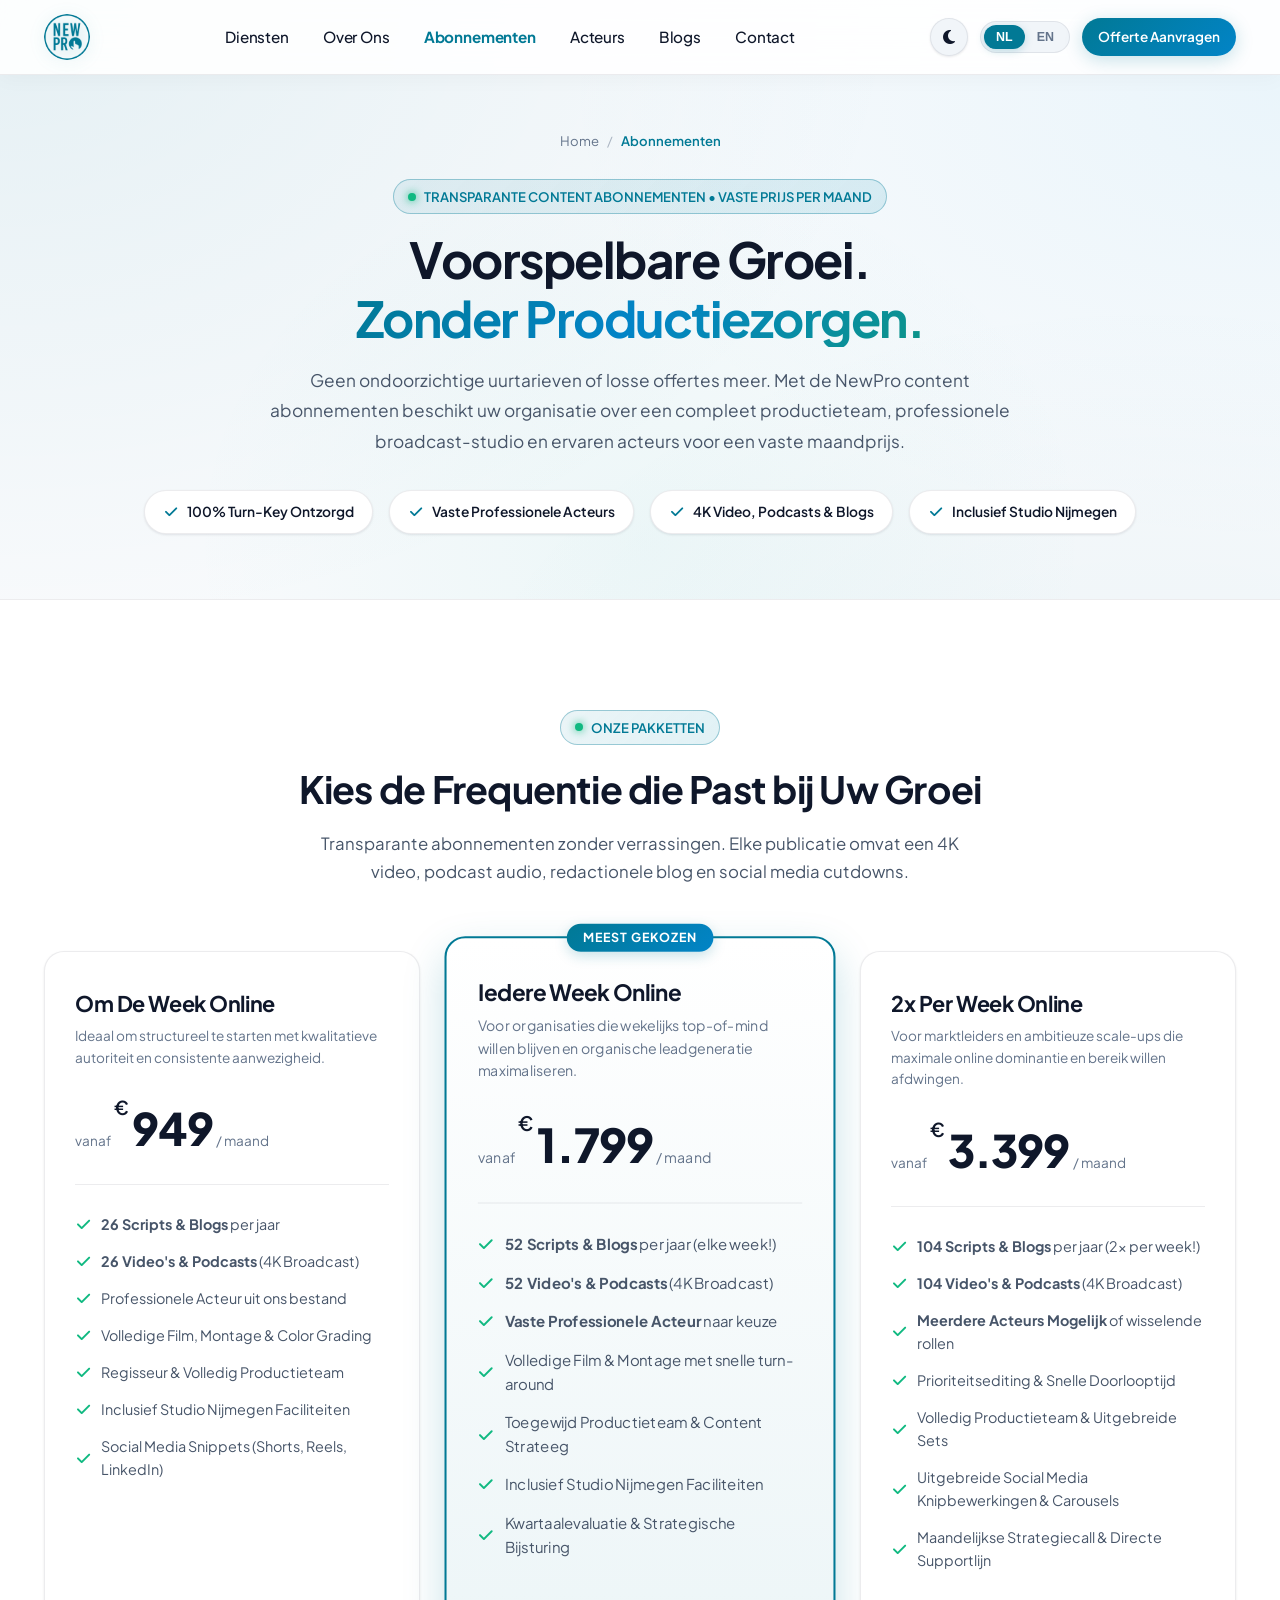
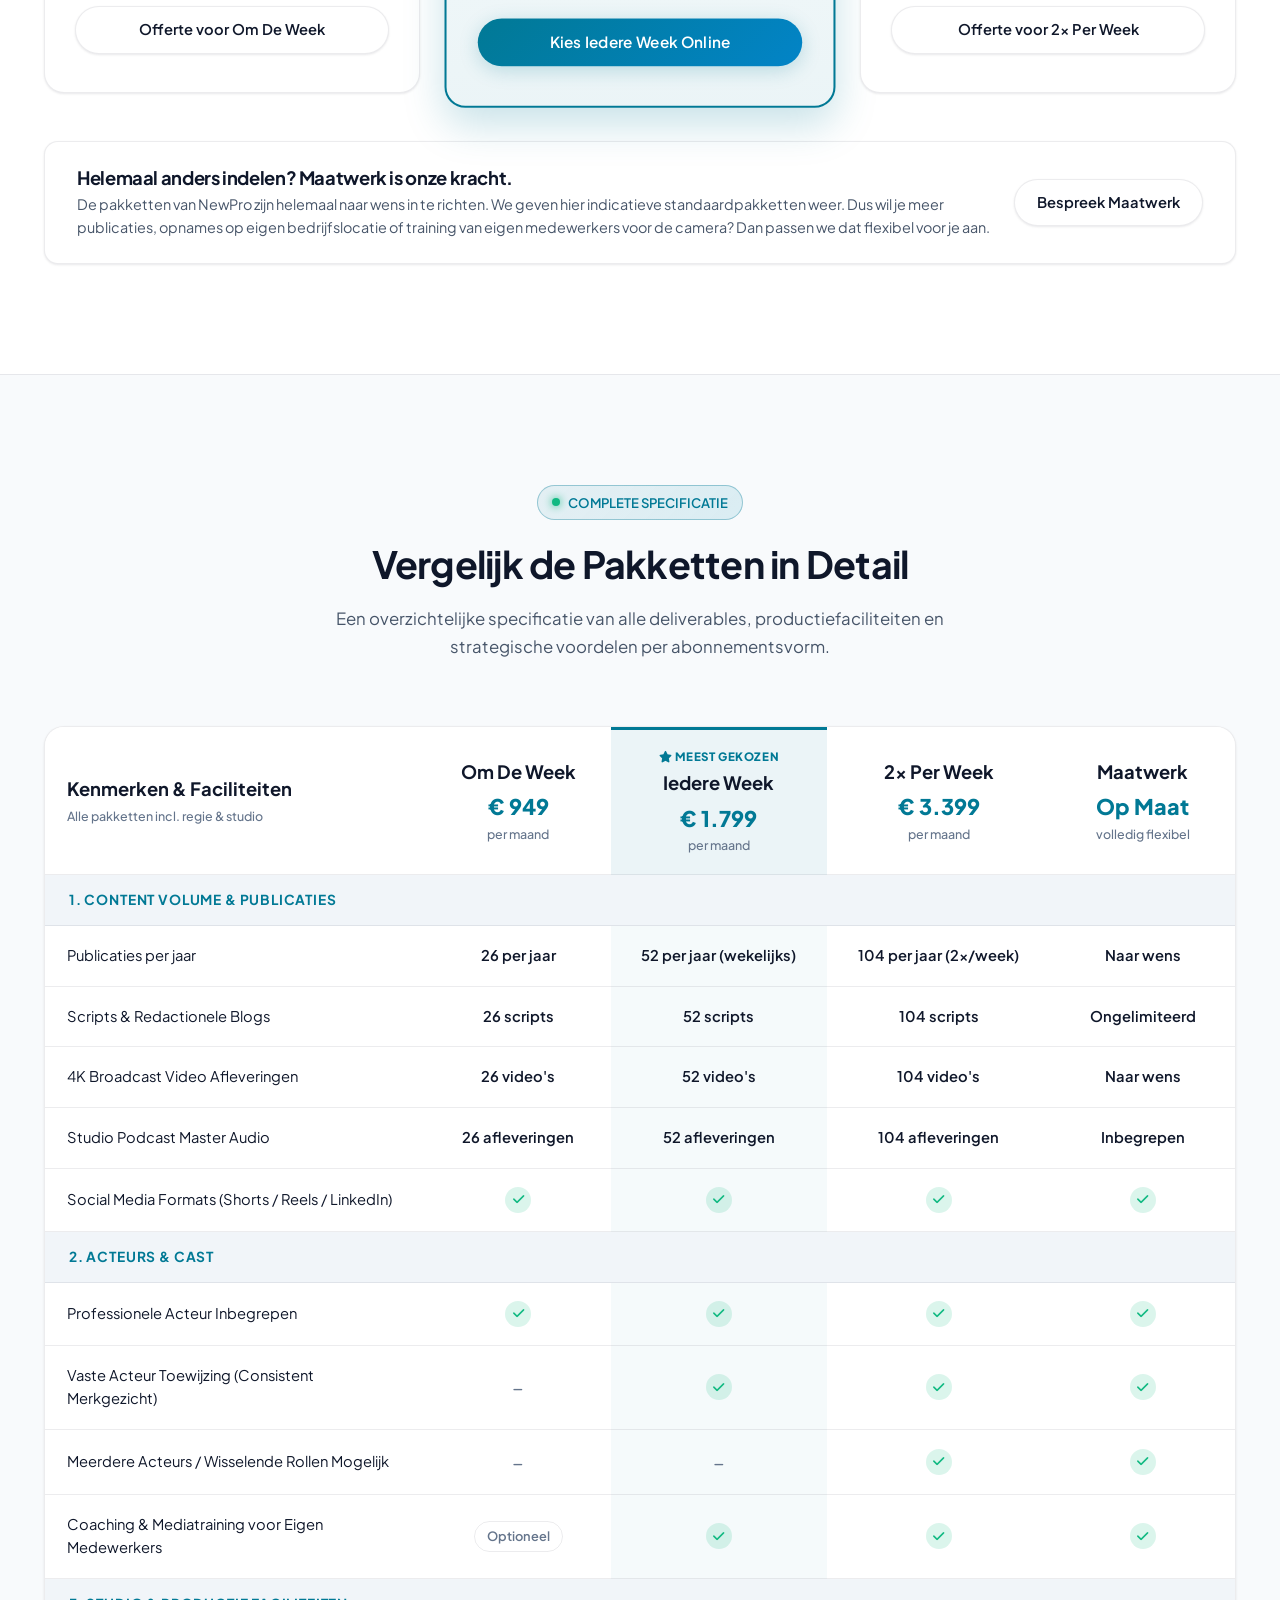
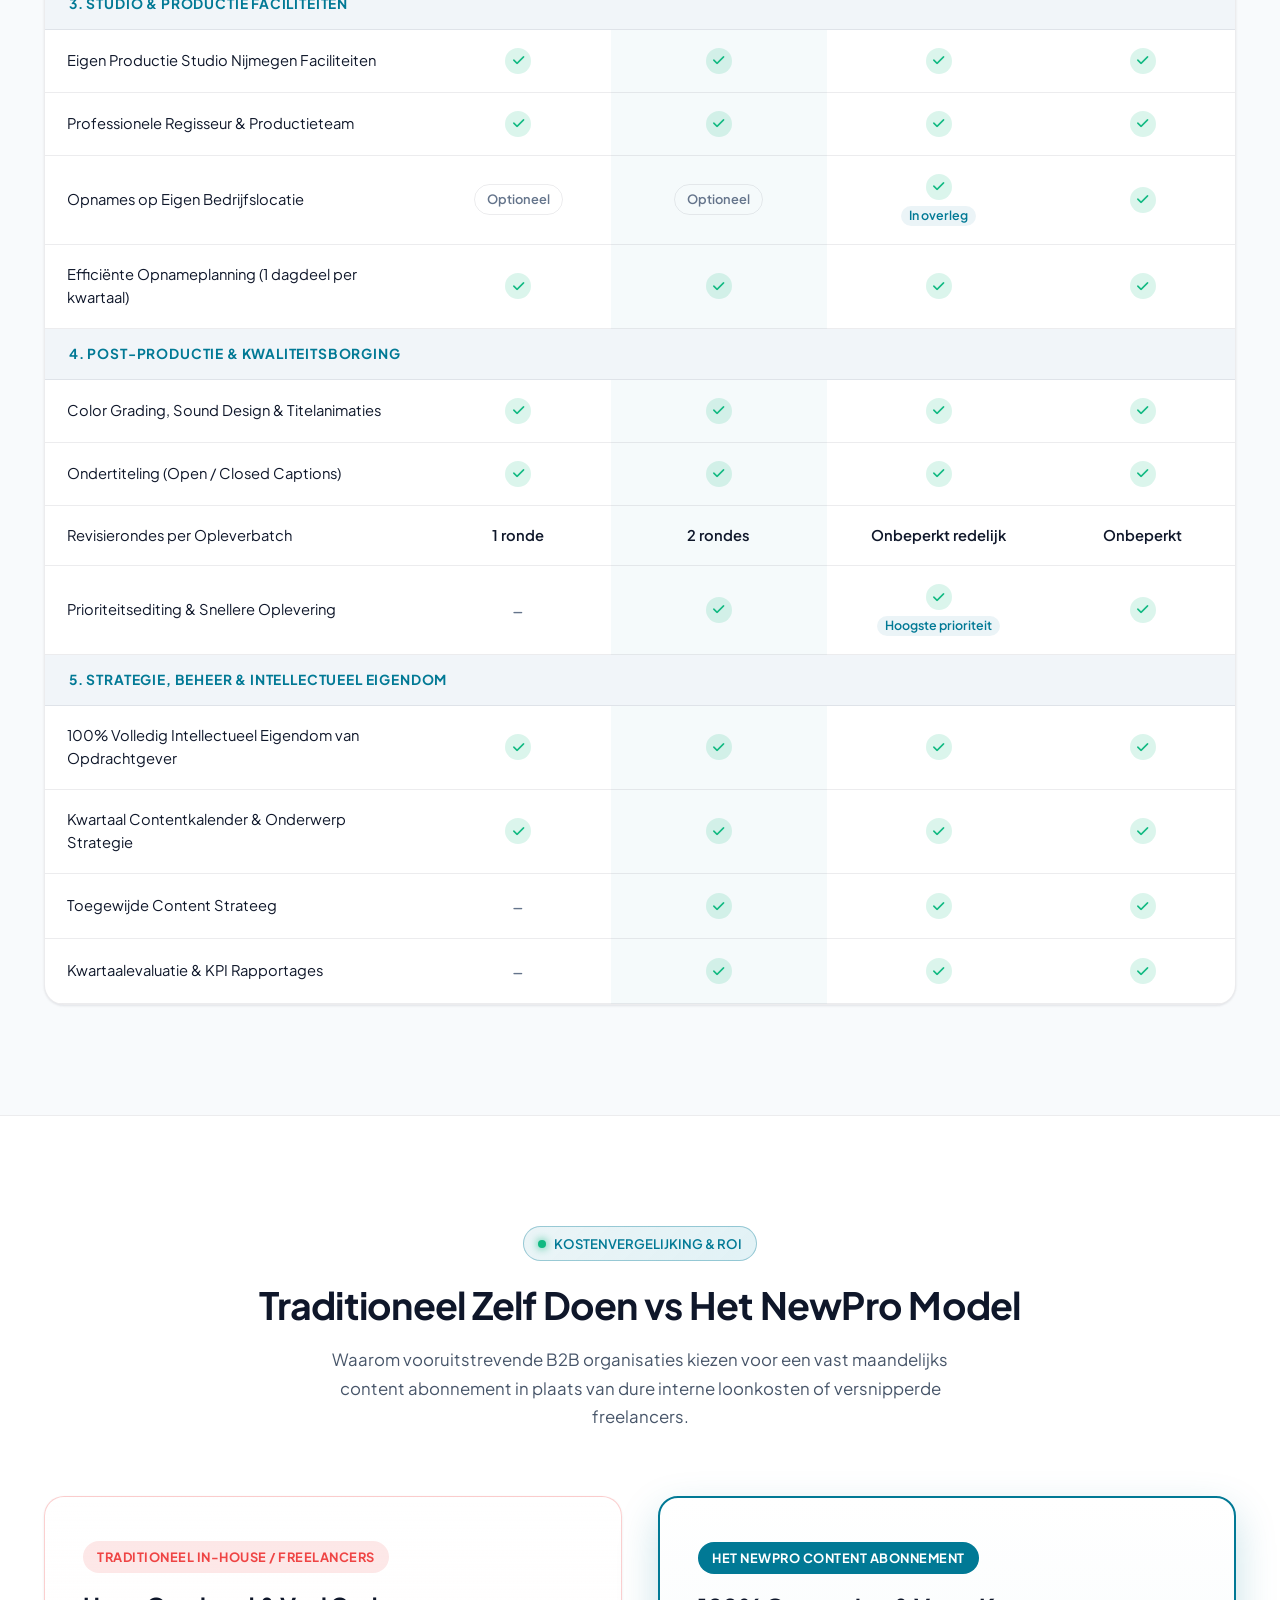
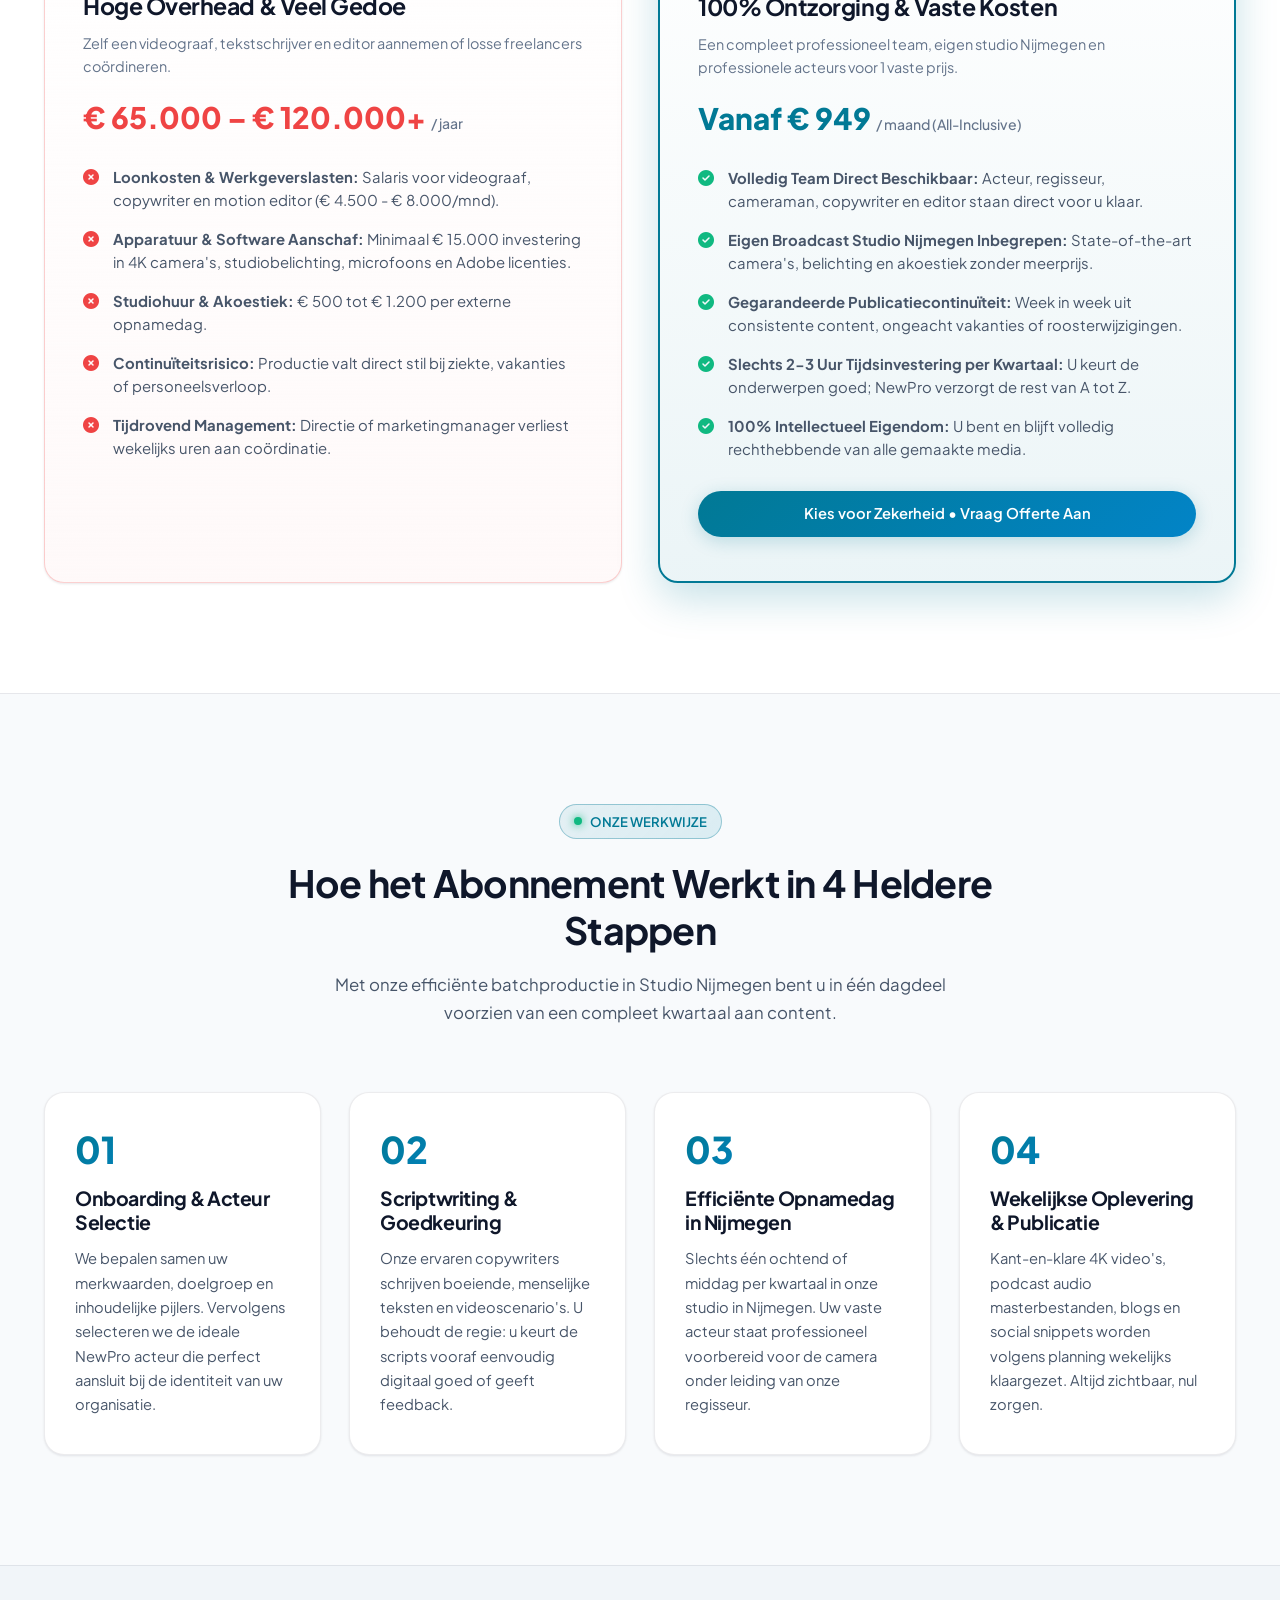
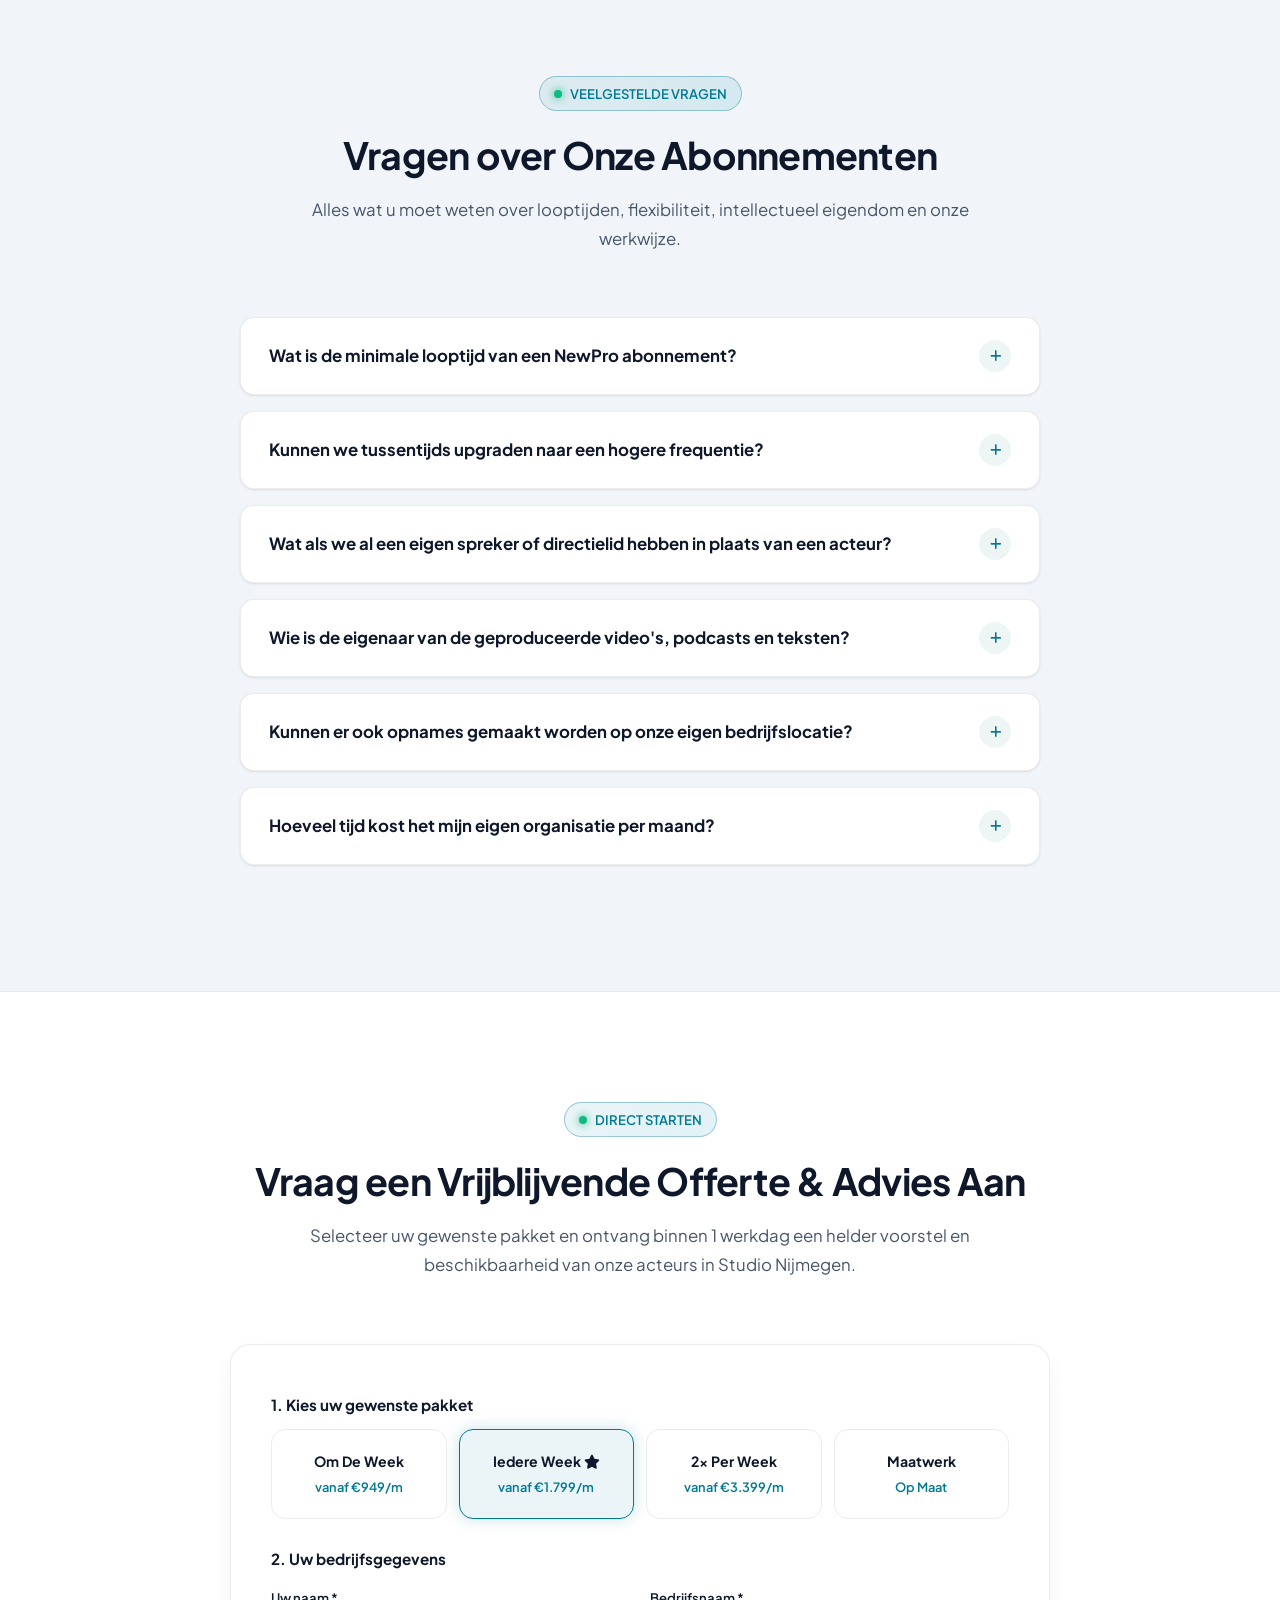
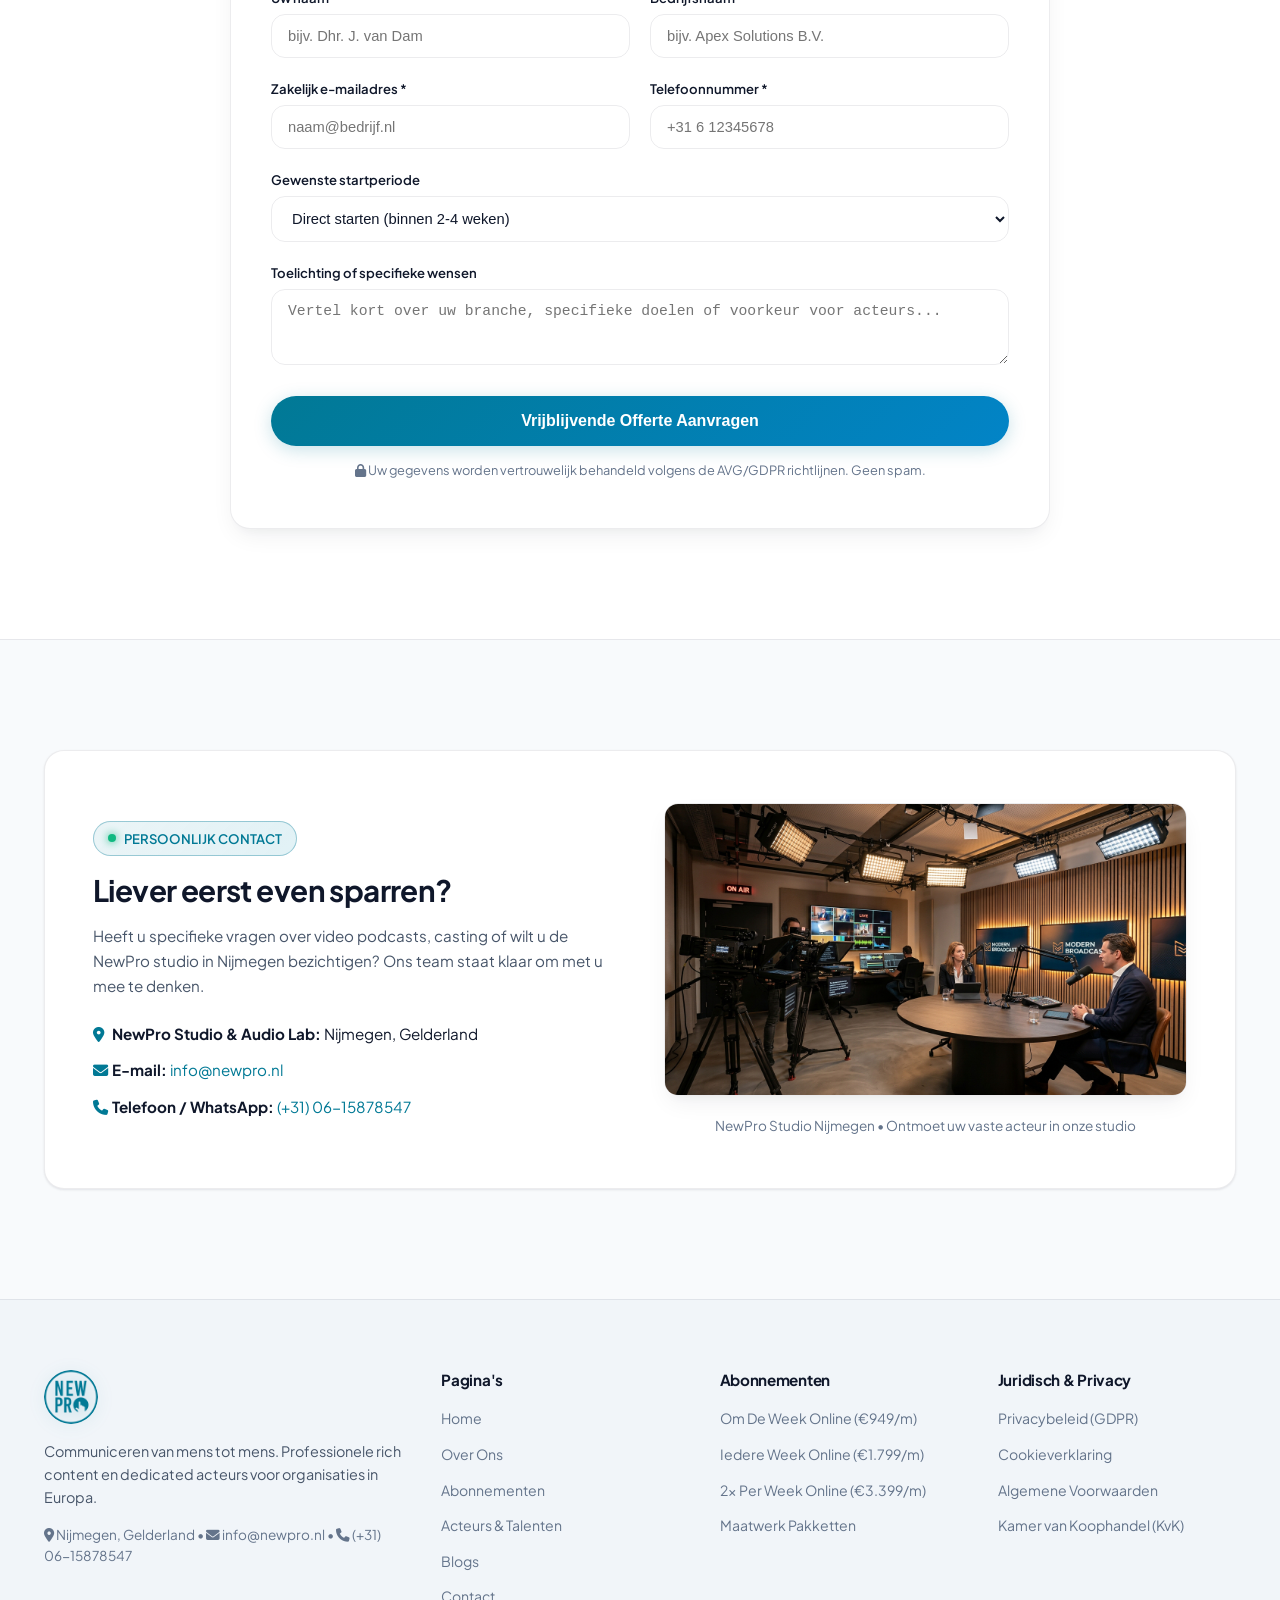
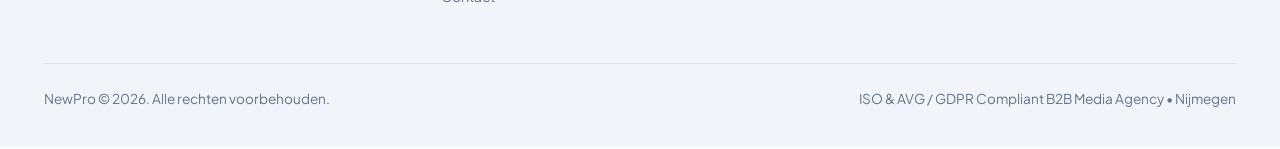
<file: abonnementen.html>
<!DOCTYPE html>
<html lang="nl" data-theme="light">
<head>
  <meta charset="UTF-8">
  <meta name="viewport" content="width=device-width, initial-scale=1.0">
  <title>Abonnementen &amp; Prijzen | NewPro - Transparante Content Pakketten</title>
  <meta name="description" content="Transparante content abonnementen van NewPro. Kies uit Om De Week, Iedere Week of 2x Per Week Online inclusief professionele acteur, studio Nijmegen en montage voor een vaste maandprijs.">
  <link rel="icon" type="image/png" href="logo.png">
  <link rel="apple-touch-icon" href="logo.png">

  <!-- Google Fonts: Plus Jakarta Sans -->
  <link rel="preconnect" href="https://fonts.googleapis.com">
  <link rel="preconnect" href="https://fonts.gstatic.com" crossorigin>
  <link href="https://fonts.googleapis.com/css2?family=Plus+Jakarta+Sans:wght@400;500;600;700;800&display=swap" rel="stylesheet">

  <!-- Font Awesome Icons -->
  <link rel="stylesheet" href="https://cdnjs.cloudflare.com/ajax/libs/font-awesome/6.5.1/css/all.min.css">

  <link rel="stylesheet" href="style.css">
</head>
<body>

  <!-- Top Navigation -->
  <header class="header-nav">
    <div class="container nav-wrap">
      <a href="index.html" class="brand-logo" aria-label="NewPro Home">
        <img src="logo.png" alt="NewPro" class="brand-logo-img">
      </a>

      <nav>
        <ul class="nav-links">
          <li><a href="index.html#diensten" data-nl="Diensten" data-en="Services" data-id="Layanan">Diensten</a></li>
          <li><a href="over-ons.html" data-nl="Over Ons" data-en="About Us" data-id="Tentang Kami">Over Ons</a></li>
          <li><a href="abonnementen.html" class="active" data-nl="Abonnementen" data-en="Subscriptions" data-id="Paket Langganan">Abonnementen</a></li>
          <li><a href="acteurs.html" data-nl="Acteurs" data-en="Actors &amp; Talents" data-id="Aktor &amp; Talent">Acteurs</a></li>
          <li><a href="blogs.html" data-nl="Blogs" data-en="Blogs" data-id="Blog">Blogs</a></li>
          <li><a href="contact.html" data-nl="Contact" data-en="Contact" data-id="Kontak">Contact</a></li>
        </ul>
      </nav>

      <div class="nav-actions">
        <!-- Theme Toggle Switcher -->
        <button id="themeToggleBtn" class="theme-toggle-btn" aria-label="Toggle Light / Dark mode" title="Ganti Tema">
          <i class="fa-solid fa-sun sun-icon"></i>
          <i class="fa-solid fa-moon moon-icon"></i>
        </button>

        <!-- Language Switcher: NL, EN -->
        <div class="lang-switcher">
          <button class="lang-btn active" data-lang="nl">NL</button>
          <button class="lang-btn" data-lang="en">EN</button>
        </div>

        <a href="#offerte-form" class="btn btn-primary btn-sm" data-nl="Offerte Aanvragen" data-en="Request Quote" data-id="Minta Penawaran">Offerte Aanvragen</a>
      </div>
    </div>
  </header>

  <!-- Main Content: Abonnementen -->
  <main>
    <!-- Abonnementen Hero Section -->
    <section class="abonnementen-hero">
      <div class="container">
        <!-- Breadcrumbs -->
        <nav class="breadcrumbs" aria-label="Breadcrumb" style="justify-content: center;">
          <a href="index.html" data-nl="Home" data-en="Home" data-id="Beranda">Home</a>
          <span class="sep">/</span>
          <span class="current" data-nl="Abonnementen" data-en="Subscriptions" data-id="Paket Langganan">Abonnementen</span>
        </nav>

        <div class="abonnementen-hero-content">
          <div class="hero-tag" style="margin: 0 auto 16px;">
            <span class="dot"></span>
            <span data-nl="TRANSPARANTE CONTENT ABONNEMENTEN • VASTE PRIJS PER MAAND" data-en="TRANSPARENT CONTENT SUBSCRIPTIONS • FLAT MONTHLY RATE" data-id="PAKET LANGGANAN KONTEN TRANSPARAN • TARIF BULANAN PASTI">TRANSPARANTE CONTENT ABONNEMENTEN • VASTE PRIJS PER MAAND</span>
          </div>

          <h1 class="hero-title" data-nl="Voorspelbare Groei. <span class='gradient-text'>Zonder Productiezorgen.</span>" data-en="Predictable Growth. <span class='gradient-text'>Zero Production Hassle.</span>" data-id="Pertumbuhan Terukur. <span class='gradient-text'>Bebas Repot Produksi.</span>">
            Voorspelbare Groei. <span class="gradient-text">Zonder Productiezorgen.</span>
          </h1>

          <p class="hero-desc" style="text-align: center; margin: 0 auto 34px auto; max-width: 760px;" data-nl="Geen ondoorzichtige uurtarieven of losse offertes meer. Met de NewPro content abonnementen beschikt uw organisatie over een compleet productieteam, professionele broadcast-studio en ervaren acteurs voor een vaste maandprijs." data-en="No unpredictable hourly billing or fragmented agency quotes. With NewPro content subscriptions, your company gains a full-service production crew, high-end broadcast studio, and seasoned actors for a transparent flat monthly rate." data-id="Bebas tarif per jam yang membengkak atau penawaran agensi yang membingungkan. Dengan paket langganan konten NewPro, bisnis Anda memiliki tim produksi lengkap, studio broadcast modern, dan aktor berpengalaman dengan tarif bulanan tetap.">
            Geen ondoorzichtige uurtarieven of losse offertes meer. Met de NewPro content abonnementen beschikt uw organisatie over een compleet productieteam, professionele broadcast-studio en ervaren acteurs voor een vaste maandprijs.
          </p>

          <div class="hero-highlights-row">
            <div class="hero-pill-badge">
              <i class="fa-solid fa-check hero-check-icon"></i>
              <span data-nl="100% Turn-Key Ontzorgd" data-en="100% Turn-Key Service" data-id="Layanan Tuntas 100%">100% Turn-Key Ontzorgd</span>
            </div>
            <div class="hero-pill-badge">
              <i class="fa-solid fa-check hero-check-icon"></i>
              <span data-nl="Vaste Professionele Acteurs" data-en="Dedicated Professional Actors" data-id="Aktor Profesional Tetap">Vaste Professionele Acteurs</span>
            </div>
            <div class="hero-pill-badge">
              <i class="fa-solid fa-check hero-check-icon"></i>
              <span data-nl="4K Video, Podcasts &amp; Blogs" data-en="4K Video, Podcasts &amp; Blogs" data-id="Video 4K, Podcast &amp; Blog">4K Video, Podcasts &amp; Blogs</span>
            </div>
            <div class="hero-pill-badge">
              <i class="fa-solid fa-check hero-check-icon"></i>
              <span data-nl="Inclusief Studio Nijmegen" data-en="Studio Nijmegen Included" data-id="Termasuk Studio Nijmegen">Inclusief Studio Nijmegen</span>
            </div>
          </div>
        </div>
      </div>
    </section>

    <!-- Pricing Cards Section -->
    <section class="section" id="pakketten" style="background: var(--bg-surface); border-top: 1px solid var(--border-glass);">
      <div class="container">
        <div class="section-header text-center">
          <div class="hero-tag" style="margin: 0 auto 16px;">
            <span class="dot"></span>
            <span data-nl="ONZE PAKKETTEN" data-en="OUR PACKAGES" data-id="PAKET KAMI">ONZE PAKKETTEN</span>
          </div>
          <h2 data-nl="Kies de Frequentie die Past bij Uw Groei" data-en="Choose the Cadence Aligned with Your Goals" data-id="Pilih Frekuensi yang Sesuai dengan Target Anda">
            Kies de Frequentie die Past bij Uw Groei
          </h2>
          <p class="section-desc" data-nl="Transparante abonnementen zonder verrassingen. Elke publicatie omvat een 4K video, podcast audio, redactionele blog en social media cutdowns." data-en="Transparent subscription tiers without surprises. Every single publication includes a 4K video, podcast audio master, editorial blog, and social media cutdowns." data-id="Pilihan langganan transparan tanpa biaya tersembunyi. Setiap rilis mencakup video 4K, audio podcast master, artikel blog, dan cuplikan media sosial.">
            Transparante abonnementen zonder verrassingen. Elke publicatie omvat een 4K video, podcast audio, redactionele blog en social media cutdowns.
          </p>
        </div>

        <div class="pricing-grid">
          <!-- Pakket 1: Om De Week Online -->
          <div class="pricing-card">
            <div>
              <h3 class="plan-title" data-nl="Om De Week Online" data-en="Bi-Weekly Online" data-id="Tayang Tiap 2 Minggu">Om De Week Online</h3>
              <p class="plan-desc" data-nl="Ideaal om structureel te starten met kwalitatieve autoriteit en consistente aanwezigheid." data-en="Ideal for systematically establishing market authority with steady, consistent visibility." data-id="Ideal untuk memulai eksistensi digital yang konsisten dan membangun otoritas bisnis.">
                Ideaal om structureel te starten met kwalitatieve autoriteit en consistente aanwezigheid.
              </p>
              
              <div class="plan-price-wrap">
                <span class="plan-period" data-nl="vanaf" data-en="from" data-id="mulai dari">vanaf</span>
                <span class="plan-currency">€</span>
                <span class="plan-price">949</span>
                <span class="plan-period" data-nl="/ maand" data-en="/ month" data-id="/ bulan">/ maand</span>
              </div>

              <ul class="plan-features-list">
                <li>
                  <i class="fa-solid fa-check" style="color: #10b981;"></i>
                  <span data-nl="<strong>26 Scripts &amp; Blogs</strong> per jaar" data-en="<strong>26 Scripts &amp; Blogs</strong> per year" data-id="<strong>26 Naskah &amp; Artikel Blog</strong> per tahun"><strong>26 Scripts &amp; Blogs</strong> per jaar</span>
                </li>
                <li>
                  <i class="fa-solid fa-check" style="color: #10b981;"></i>
                  <span data-nl="<strong>26 Video's &amp; Podcasts</strong> (4K Broadcast)" data-en="<strong>26 Videos &amp; Podcasts</strong> (4K Broadcast)" data-id="<strong>26 Video &amp; Podcast</strong> (Kualitas 4K)"><strong>26 Video's &amp; Podcasts</strong> (4K Broadcast)</span>
                </li>
                <li>
                  <i class="fa-solid fa-check" style="color: #10b981;"></i>
                  <span data-nl="Professionele Acteur uit ons bestand" data-en="Professional Actor from our talent pool" data-id="Aktor Profesional dari database kami">Professionele Acteur uit ons bestand</span>
                </li>
                <li>
                  <i class="fa-solid fa-check" style="color: #10b981;"></i>
                  <span data-nl="Volledige Film, Montage &amp; Color Grading" data-en="Complete Filming, Editing &amp; Grading" data-id="Produksi Shooting, Editing &amp; Grading Lengkap">Volledige Film, Montage &amp; Color Grading</span>
                </li>
                <li>
                  <i class="fa-solid fa-check" style="color: #10b981;"></i>
                  <span data-nl="Regisseur &amp; Volledig Productieteam" data-en="Director &amp; Full Production Crew" data-id="Sutradara &amp; Tim Produksi Terpadu">Regisseur &amp; Volledig Productieteam</span>
                </li>
                <li>
                  <i class="fa-solid fa-check" style="color: #10b981;"></i>
                  <span data-nl="Inclusief Studio Nijmegen Faciliteiten" data-en="Studio Nijmegen Facilities Included" data-id="Termasuk Fasilitas Studio Nijmegen">Inclusief Studio Nijmegen Faciliteiten</span>
                </li>
                <li>
                  <i class="fa-solid fa-check" style="color: #10b981;"></i>
                  <span data-nl="Social Media Snippets (Shorts, Reels, LinkedIn)" data-en="Social Media Snippets (Shorts, Reels, LinkedIn)" data-id="Cuplikan Media Sosial (Reels, TikTok, LinkedIn)">Social Media Snippets (Shorts, Reels, LinkedIn)</span>
                </li>
              </ul>
            </div>

            <a href="#offerte-form" onclick="selectPlan('plan-omdeweek')" class="btn btn-secondary btn-plan" data-nl="Offerte voor Om De Week" data-en="Quote for Bi-Weekly" data-id="Penawaran Tiap 2 Minggu">Offerte voor Om De Week</a>
          </div>

          <!-- Pakket 2: Iedere Week Online (POPULAR) -->
          <div class="pricing-card popular">
            <div class="badge-pop" data-nl="MEEST GEKOZEN" data-en="MOST POPULAR" data-id="PALING DIMINATI">MEEST GEKOZEN</div>
            <div>
              <h3 class="plan-title" data-nl="Iedere Week Online" data-en="Weekly Online" data-id="Tayang Setiap Minggu">Iedere Week Online</h3>
              <p class="plan-desc" data-nl="Voor organisaties die wekelijks top-of-mind willen blijven en organische leadgeneratie maximaliseren." data-en="For organizations seeking relentless top-of-mind mindshare and maximal organic inbound leads." data-id="Untuk bisnis yang ingin selalu top-of-mind setiap minggu dan memaksimalkan perolehan prospek baru.">
                Voor organisaties die wekelijks top-of-mind willen blijven en organische leadgeneratie maximaliseren.
              </p>
              
              <div class="plan-price-wrap">
                <span class="plan-period" data-nl="vanaf" data-en="from" data-id="mulai dari">vanaf</span>
                <span class="plan-currency">€</span>
                <span class="plan-price">1.799</span>
                <span class="plan-period" data-nl="/ maand" data-en="/ month" data-id="/ bulan">/ maand</span>
              </div>

              <ul class="plan-features-list">
                <li>
                  <i class="fa-solid fa-check" style="color: #10b981;"></i>
                  <span data-nl="<strong>52 Scripts &amp; Blogs</strong> per jaar (elke week!)" data-en="<strong>52 Scripts &amp; Blogs</strong> per year (every week!)" data-id="<strong>52 Naskah &amp; Artikel Blog</strong> per tahun (tiap minggu!)"><strong>52 Scripts &amp; Blogs</strong> per jaar (elke week!)</span>
                </li>
                <li>
                  <i class="fa-solid fa-check" style="color: #10b981;"></i>
                  <span data-nl="<strong>52 Video's &amp; Podcasts</strong> (4K Broadcast)" data-en="<strong>52 Videos &amp; Podcasts</strong> (4K Broadcast)" data-id="<strong>52 Video &amp; Podcast</strong> (Kualitas 4K)"><strong>52 Video's &amp; Podcasts</strong> (4K Broadcast)</span>
                </li>
                <li>
                  <i class="fa-solid fa-check" style="color: #10b981;"></i>
                  <span data-nl="<strong>Vaste Professionele Acteur</strong> naar keuze" data-en="<strong>Dedicated Professional Actor</strong> of your choice" data-id="<strong>Aktor Profesional Tetap</strong> pilihan Anda"><strong>Vaste Professionele Acteur</strong> naar keuze</span>
                </li>
                <li>
                  <i class="fa-solid fa-check" style="color: #10b981;"></i>
                  <span data-nl="Volledige Film &amp; Montage met snelle turn-around" data-en="Complete Film &amp; Editing with rapid turn-around" data-id="Produksi &amp; Editing dengan proses cepat">Volledige Film &amp; Montage met snelle turn-around</span>
                </li>
                <li>
                  <i class="fa-solid fa-check" style="color: #10b981;"></i>
                  <span data-nl="Toegewijd Productieteam &amp; Content Strateeg" data-en="Dedicated Production Team &amp; Content Strategist" data-id="Tim Produksi Berdedikasi &amp; Ahli Strategi Konten">Toegewijd Productieteam &amp; Content Strateeg</span>
                </li>
                <li>
                  <i class="fa-solid fa-check" style="color: #10b981;"></i>
                  <span data-nl="Inclusief Studio Nijmegen Faciliteiten" data-en="Studio Nijmegen Facilities Included" data-id="Termasuk Fasilitas Studio Nijmegen">Inclusief Studio Nijmegen Faciliteiten</span>
                </li>
                <li>
                  <i class="fa-solid fa-check" style="color: #10b981;"></i>
                  <span data-nl="Kwartaalevaluatie &amp; Strategische Bijsturing" data-en="Quarterly Review &amp; Strategic Refinement" data-id="Evaluasi Kuartalan &amp; Penajaman Strategi">Kwartaalevaluatie &amp; Strategische Bijsturing</span>
                </li>
              </ul>
            </div>

            <a href="#offerte-form" onclick="selectPlan('plan-iedereweek')" class="btn btn-primary btn-plan" data-nl="Kies Iedere Week Online" data-en="Select Weekly Online" data-id="Pilih Tayang Tiap Minggu">Kies Iedere Week Online</a>
          </div>

          <!-- Pakket 3: 2x Per Week Online -->
          <div class="pricing-card">
            <div>
              <h3 class="plan-title" data-nl="2x Per Week Online" data-en="2x Per Week Online" data-id="Tayang 2x Seminggu">2x Per Week Online</h3>
              <p class="plan-desc" data-nl="Voor marktleiders en ambitieuze scale-ups die maximale online dominantie en bereik willen afdwingen." data-en="For market leaders and ambitious scale-ups demanding absolute digital category dominance." data-id="Untuk pemimpin pasar dan bisnis berkembang yang menargetkan dominasi industri digital.">
                Voor marktleiders en ambitieuze scale-ups die maximale online dominantie en bereik willen afdwingen.
              </p>
              
              <div class="plan-price-wrap">
                <span class="plan-period" data-nl="vanaf" data-en="from" data-id="mulai dari">vanaf</span>
                <span class="plan-currency">€</span>
                <span class="plan-price">3.399</span>
                <span class="plan-period" data-nl="/ maand" data-en="/ month" data-id="/ bulan">/ maand</span>
              </div>

              <ul class="plan-features-list">
                <li>
                  <i class="fa-solid fa-check" style="color: #10b981;"></i>
                  <span data-nl="<strong>104 Scripts &amp; Blogs</strong> per jaar (2x per week!)" data-en="<strong>104 Scripts &amp; Blogs</strong> per year (2x per week!)" data-id="<strong>104 Naskah &amp; Artikel Blog</strong> per tahun (2x seminggu!)"><strong>104 Scripts &amp; Blogs</strong> per jaar (2x per week!)</span>
                </li>
                <li>
                  <i class="fa-solid fa-check" style="color: #10b981;"></i>
                  <span data-nl="<strong>104 Video's &amp; Podcasts</strong> (4K Broadcast)" data-en="<strong>104 Videos &amp; Podcasts</strong> (4K Broadcast)" data-id="<strong>104 Video &amp; Podcast</strong> (Kualitas 4K)"><strong>104 Video's &amp; Podcasts</strong> (4K Broadcast)</span>
                </li>
                <li>
                  <i class="fa-solid fa-check" style="color: #10b981;"></i>
                  <span data-nl="<strong>Meerdere Acteurs Mogelijk</strong> of wisselende rollen" data-en="<strong>Multiple Actors Supported</strong> or alternate roles" data-id="<strong>Dapat Menggunakan Beberapa Aktor</strong>"><strong>Meerdere Acteurs Mogelijk</strong> of wisselende rollen</span>
                </li>
                <li>
                  <i class="fa-solid fa-check" style="color: #10b981;"></i>
                  <span data-nl="Prioriteitsediting &amp; Snelle Doorlooptijd" data-en="Priority Editing &amp; Expedited Delivery" data-id="Prioritas Editing &amp; Pengiriman Lebih Cepat">Prioriteitsediting &amp; Snelle Doorlooptijd</span>
                </li>
                <li>
                  <i class="fa-solid fa-check" style="color: #10b981;"></i>
                  <span data-nl="Volledig Productieteam &amp; Uitgebreide Sets" data-en="Full Production Crew &amp; Multi-Set Access" data-id="Tim Produksi Lengkap &amp; Akses Multi-Set">Volledig Productieteam &amp; Uitgebreide Sets</span>
                </li>
                <li>
                  <i class="fa-solid fa-check" style="color: #10b981;"></i>
                  <span data-nl="Uitgebreide Social Media Knipbewerkingen &amp; Carousels" data-en="Comprehensive Social Cutdowns &amp; Carousels" data-id="Paket Konten Carousel &amp; Cuplikan Lengkap">Uitgebreide Social Media Knipbewerkingen &amp; Carousels</span>
                </li>
                <li>
                  <i class="fa-solid fa-check" style="color: #10b981;"></i>
                  <span data-nl="Maandelijkse Strategiecall &amp; Directe Supportlijn" data-en="Monthly Strategy Call &amp; Direct Priority Line" data-id="Sesi Konsultasi Strategi Bulanan &amp; Jalur Khusus">Maandelijkse Strategiecall &amp; Directe Supportlijn</span>
                </li>
              </ul>
            </div>

            <a href="#offerte-form" onclick="selectPlan('plan-2xperweek')" class="btn btn-secondary btn-plan" data-nl="Offerte voor 2x Per Week" data-en="Quote for 2x Per Week" data-id="Penawaran 2x Seminggu">Offerte voor 2x Per Week</a>
          </div>
        </div>

        <!-- Custom Plan Banner (Authentic NewPro statement) -->
        <div class="custom-plan-bar" style="margin-top: 48px;">
          <div>
            <h4 data-nl="Helemaal anders indelen? Maatwerk is onze kracht." data-en="Looking for a custom configuration? Tailored setups are our specialty." data-id="Ingin komposisi paket yang berbeda? Kustomisasi adalah keunggulan kami.">Helemaal anders indelen? Maatwerk is onze kracht.</h4>
            <p data-nl="De pakketten van NewPro zijn helemaal naar wens in te richten. We geven hier indicatieve standaardpakketten weer. Dus wil je meer publicaties, opnames op eigen bedrijfslocatie of training van eigen medewerkers voor de camera? Dan passen we dat flexibel voor je aan." data-en="NewPro packages can be customized to your exact requirements. These tiers represent standard baselines. Whether you need higher frequency, filming on your corporate premises, or camera coaching for internal leadership, we adapt seamlessly." data-id="Seluruh paket NewPro dapat dikonfigurasi sesuai kebutuhan bisnis Anda. Baik penambahan frekuensi, syuting di kantor Anda, atau pelatihan kamera bagi tim internal Anda, kami siap menyesuaikannya.">
              De pakketten van NewPro zijn helemaal naar wens in te richten. We geven hier indicatieve standaardpakketten weer. Dus wil je meer publicaties, opnames op eigen bedrijfslocatie of training van eigen medewerkers voor de camera? Dan passen we dat flexibel voor je aan.
            </p>
          </div>
          <a href="#offerte-form" onclick="selectPlan('plan-maatwerk')" class="btn btn-secondary" style="white-space: nowrap;" data-nl="Bespreek Maatwerk" data-en="Discuss Custom Plan" data-id="Konsultasi Paket Khusus">Bespreek Maatwerk</a>
        </div>
      </div>
    </section>

    <!-- Feature Comparison Matrix Table -->
    <section class="section" style="background: var(--bg-main); border-top: 1px solid var(--border-glass);">
      <div class="container">
        <div class="section-header text-center">
          <div class="hero-tag" style="margin: 0 auto 16px;">
            <span class="dot"></span>
            <span data-nl="COMPLETE SPECIFICATIE" data-en="COMPLETE SPECIFICATION" data-id="SPESIFIKASI LENGKAP">COMPLETE SPECIFICATIE</span>
          </div>
          <h2 data-nl="Vergelijk de Pakketten in Detail" data-en="Compare Packages in Detail" data-id="Bandingkan Detail Fitur Setiap Paket">
            Vergelijk de Pakketten in Detail
          </h2>
          <p class="section-desc" data-nl="Een overzichtelijke specificatie van alle deliverables, productiefaciliteiten en strategische voordelen per abonnementsvorm." data-en="A detailed breakdown of all deliverables, production amenities, and strategic services across every tier." data-id="Rincian lengkap dari setiap materi konten, fasilitas studio, dan layanan strategis untuk setiap paket langganan.">
            Een overzichtelijke specificatie van alle deliverables, productiefaciliteiten en strategische voordelen per abonnementsvorm.
          </p>
        </div>

        <div class="matrix-wrapper">
          <table class="comparison-table">
            <thead>
              <tr>
                <th>
                  <div class="th-plan-name" data-nl="Kenmerken &amp; Faciliteiten" data-en="Features &amp; Facilities" data-id="Fitur &amp; Fasilitas">Kenmerken &amp; Faciliteiten</div>
                  <div class="th-plan-sub" data-nl="Alle pakketten incl. regie &amp; studio" data-en="All tiers include studio &amp; directing" data-id="Semua paket termasuk studio &amp; sutradara">Alle pakketten incl. regie &amp; studio</div>
                </th>
                <th>
                  <div class="th-plan-name" data-nl="Om De Week" data-en="Bi-Weekly" data-id="Tiap 2 Minggu">Om De Week</div>
                  <div class="th-plan-price">€ 949</div>
                  <div class="th-plan-sub" data-nl="per maand" data-en="per month" data-id="per bulan">per maand</div>
                </th>
                <th class="col-highlight">
                  <div style="font-size: 0.72rem; color: var(--primary); font-weight: 800; letter-spacing: 0.05em; margin-bottom: 2px;" data-nl="<i class='fa-solid fa-star'></i> MEEST GEKOZEN" data-en="<i class='fa-solid fa-star'></i> POPULAR" data-id="<i class='fa-solid fa-star'></i> POPULER"><i class="fa-solid fa-star"></i> MEEST GEKOZEN</div>
                  <div class="th-plan-name" data-nl="Iedere Week" data-en="Weekly" data-id="Setiap Minggu">Iedere Week</div>
                  <div class="th-plan-price">€ 1.799</div>
                  <div class="th-plan-sub" data-nl="per maand" data-en="per month" data-id="per bulan">per maand</div>
                </th>
                <th>
                  <div class="th-plan-name" data-nl="2x Per Week" data-en="2x Per Week" data-id="2x Seminggu">2x Per Week</div>
                  <div class="th-plan-price">€ 3.399</div>
                  <div class="th-plan-sub" data-nl="per maand" data-en="per month" data-id="per bulan">per maand</div>
                </th>
                <th>
                  <div class="th-plan-name" data-nl="Maatwerk" data-en="Custom / Enterprise" data-id="Kustom / Khusus">Maatwerk</div>
                  <div class="th-plan-price" data-nl="Op Maat" data-en="Custom" data-id="Khusus">Op Maat</div>
                  <div class="th-plan-sub" data-nl="volledig flexibel" data-en="fully flexible" data-id="sepenuhnya fleksibel">volledig flexibel</div>
                </th>
              </tr>
            </thead>
            <tbody>
              <!-- Category 1: Content Volume -->
              <tr class="matrix-category-header">
                <td colspan="5" data-nl="1. Content Volume &amp; Publicaties" data-en="1. Content Volume &amp; Cadence" data-id="1. Volume &amp; Frekuensi Konten">1. Content Volume &amp; Publicaties</td>
              </tr>
              <tr>
                <td data-nl="Publicaties per jaar" data-en="Publications per year" data-id="Jumlah publikasi per tahun">Publicaties per jaar</td>
                <td><span class="matrix-text-val">26 per jaar</span></td>
                <td class="col-highlight"><span class="matrix-text-val">52 per jaar (wekelijks)</span></td>
                <td><span class="matrix-text-val">104 per jaar (2x/week)</span></td>
                <td><span class="matrix-text-val" data-nl="Naar wens" data-en="On demand" data-id="Sesuai kebutuhan">Naar wens</span></td>
              </tr>
              <tr>
                <td data-nl="Scripts &amp; Redactionele Blogs" data-en="Scripts &amp; Editorial Blogs" data-id="Naskah &amp; Artikel Blog">Scripts &amp; Redactionele Blogs</td>
                <td><span class="matrix-text-val">26 scripts</span></td>
                <td class="col-highlight"><span class="matrix-text-val">52 scripts</span></td>
                <td><span class="matrix-text-val">104 scripts</span></td>
                <td><span class="matrix-text-val" data-nl="Ongelimiteerd" data-en="Unlimited" data-id="Tanpa batas">Ongelimiteerd</span></td>
              </tr>
              <tr>
                <td data-nl="4K Broadcast Video Afleveringen" data-en="4K Broadcast Video Episodes" data-id="Episode Video Broadcast 4K">4K Broadcast Video Afleveringen</td>
                <td><span class="matrix-text-val">26 video's</span></td>
                <td class="col-highlight"><span class="matrix-text-val">52 video's</span></td>
                <td><span class="matrix-text-val">104 video's</span></td>
                <td><span class="matrix-text-val" data-nl="Naar wens" data-en="Custom" data-id="Sesuai kebutuhan">Naar wens</span></td>
              </tr>
              <tr>
                <td data-nl="Studio Podcast Master Audio" data-en="Studio Podcast Audio Masters" data-id="Audio Podcast Master Broadcast">Studio Podcast Master Audio</td>
                <td><span class="matrix-text-val">26 afleveringen</span></td>
                <td class="col-highlight"><span class="matrix-text-val">52 afleveringen</span></td>
                <td><span class="matrix-text-val">104 afleveringen</span></td>
                <td><span class="matrix-text-val" data-nl="Inbegrepen" data-en="Included" data-id="Termasuk">Inbegrepen</span></td>
              </tr>
              <tr>
                <td data-nl="Social Media Formats (Shorts / Reels / LinkedIn)" data-en="Social Media Cutdowns (Shorts / Reels / LinkedIn)" data-id="Format Cuplikan Media Sosial (Reels / TikTok / LinkedIn)">Social Media Formats (Shorts / Reels / LinkedIn)</td>
                <td><span class="matrix-check"><i class="fa-solid fa-check"></i></span></td>
                <td class="col-highlight"><span class="matrix-check"><i class="fa-solid fa-check"></i></span></td>
                <td><span class="matrix-check"><i class="fa-solid fa-check"></i></span></td>
                <td><span class="matrix-check"><i class="fa-solid fa-check"></i></span></td>
              </tr>

              <!-- Category 2: Talent & Cast -->
              <tr class="matrix-category-header">
                <td colspan="5" data-nl="2. Acteurs &amp; Cast" data-en="2. Talent &amp; Casting" data-id="2. Aktor &amp; Pemeran">2. Acteurs &amp; Cast</td>
              </tr>
              <tr>
                <td data-nl="Professionele Acteur Inbegrepen" data-en="Professional Actor Included" data-id="Aktor Profesional Termasuk">Professionele Acteur Inbegrepen</td>
                <td><span class="matrix-check"><i class="fa-solid fa-check"></i></span></td>
                <td class="col-highlight"><span class="matrix-check"><i class="fa-solid fa-check"></i></span></td>
                <td><span class="matrix-check"><i class="fa-solid fa-check"></i></span></td>
                <td><span class="matrix-check"><i class="fa-solid fa-check"></i></span></td>
              </tr>
              <tr>
                <td data-nl="Vaste Acteur Toewijzing (Consistent Merkgezicht)" data-en="Dedicated Actor (Consistent Brand Face)" data-id="Aktor Tetap (Wajah Merek Konsisten)">Vaste Acteur Toewijzing (Consistent Merkgezicht)</td>
                <td><span class="matrix-dash"><i class="fa-solid fa-minus"></i></span></td>
                <td class="col-highlight"><span class="matrix-check"><i class="fa-solid fa-check"></i></span></td>
                <td><span class="matrix-check"><i class="fa-solid fa-check"></i></span></td>
                <td><span class="matrix-check"><i class="fa-solid fa-check"></i></span></td>
              </tr>
              <tr>
                <td data-nl="Meerdere Acteurs / Wisselende Rollen Mogelijk" data-en="Multiple Actors / Diverse Personas" data-id="Bisa Menggunakan Beberapa Aktor">Meerdere Acteurs / Wisselende Rollen Mogelijk</td>
                <td><span class="matrix-dash"><i class="fa-solid fa-minus"></i></span></td>
                <td class="col-highlight"><span class="matrix-dash"><i class="fa-solid fa-minus"></i></span></td>
                <td><span class="matrix-check"><i class="fa-solid fa-check"></i></span></td>
                <td><span class="matrix-check"><i class="fa-solid fa-check"></i></span></td>
              </tr>
              <tr>
                <td data-nl="Coaching &amp; Mediatraining voor Eigen Medewerkers" data-en="Coaching &amp; Training for Internal Staff" data-id="Pelatihan Kamera untuk Tim Internal">Coaching &amp; Mediatraining voor Eigen Medewerkers</td>
                <td><span class="matrix-optional-pill" data-nl="Optioneel" data-en="Optional" data-id="Opsional">Optioneel</span></td>
                <td class="col-highlight"><span class="matrix-check"><i class="fa-solid fa-check"></i></span></td>
                <td><span class="matrix-check"><i class="fa-solid fa-check"></i></span></td>
                <td><span class="matrix-check"><i class="fa-solid fa-check"></i></span></td>
              </tr>

              <!-- Category 3: Productie & Studio -->
              <tr class="matrix-category-header">
                <td colspan="5" data-nl="3. Studio &amp; Productie Faciliteiten" data-en="3. Studio &amp; Production Amenities" data-id="3. Fasilitas Studio &amp; Produksi">3. Studio &amp; Productie Faciliteiten</td>
              </tr>
              <tr>
                <td data-nl="Eigen Productie Studio Nijmegen Faciliteiten" data-en="In-House Studio Nijmegen Facilities" data-id="Fasilitas Studio Nijmegen Mandiri">Eigen Productie Studio Nijmegen Faciliteiten</td>
                <td><span class="matrix-check"><i class="fa-solid fa-check"></i></span></td>
                <td class="col-highlight"><span class="matrix-check"><i class="fa-solid fa-check"></i></span></td>
                <td><span class="matrix-check"><i class="fa-solid fa-check"></i></span></td>
                <td><span class="matrix-check"><i class="fa-solid fa-check"></i></span></td>
              </tr>
              <tr>
                <td data-nl="Professionele Regisseur &amp; Productieteam" data-en="Professional Director &amp; Camera Crew" data-id="Sutradara &amp; Tim Kamera Profesional">Professionele Regisseur &amp; Productieteam</td>
                <td><span class="matrix-check"><i class="fa-solid fa-check"></i></span></td>
                <td class="col-highlight"><span class="matrix-check"><i class="fa-solid fa-check"></i></span></td>
                <td><span class="matrix-check"><i class="fa-solid fa-check"></i></span></td>
                <td><span class="matrix-check"><i class="fa-solid fa-check"></i></span></td>
              </tr>
              <tr>
                <td data-nl="Opnames op Eigen Bedrijfslocatie" data-en="Filming on Client Location" data-id="Syuting di Kantor / Lokasi Anda">Opnames op Eigen Bedrijfslocatie</td>
                <td><span class="matrix-optional-pill" data-nl="Optioneel" data-en="Optional" data-id="Opsional">Optioneel</span></td>
                <td class="col-highlight"><span class="matrix-optional-pill" data-nl="Optioneel" data-en="Optional" data-id="Opsional">Optioneel</span></td>
                <td>
                  <div class="matrix-cell-badge">
                    <span class="matrix-check"><i class="fa-solid fa-check"></i></span>
                    <span class="matrix-subtext" data-nl="In overleg" data-en="On request" data-id="Sesuai kesepakatan">In overleg</span>
                  </div>
                </td>
                <td><span class="matrix-check"><i class="fa-solid fa-check"></i></span></td>
              </tr>
              <tr>
                <td data-nl="Efficiënte Opnameplanning (1 dagdeel per kwartaal)" data-en="Efficient Batch Filming (1 half-day per quarter)" data-id="Jadwal Syuting Efisien (1/2 hari per kuartal)">Efficiënte Opnameplanning (1 dagdeel per kwartaal)</td>
                <td><span class="matrix-check"><i class="fa-solid fa-check"></i></span></td>
                <td class="col-highlight"><span class="matrix-check"><i class="fa-solid fa-check"></i></span></td>
                <td><span class="matrix-check"><i class="fa-solid fa-check"></i></span></td>
                <td><span class="matrix-check"><i class="fa-solid fa-check"></i></span></td>
              </tr>

              <!-- Category 4: Post-Productie & Kwaliteit -->
              <tr class="matrix-category-header">
                <td colspan="5" data-nl="4. Post-Productie &amp; Kwaliteitsborging" data-en="4. Post-Production &amp; Quality" data-id="4. Pasca-Produksi &amp; Kualitas">4. Post-Productie &amp; Kwaliteitsborging</td>
              </tr>
              <tr>
                <td data-nl="Color Grading, Sound Design &amp; Titelanimaties" data-en="Color Grading, Sound Design &amp; Titles" data-id="Color Grading, Tata Suara &amp; Animasi Judul">Color Grading, Sound Design &amp; Titelanimaties</td>
                <td><span class="matrix-check"><i class="fa-solid fa-check"></i></span></td>
                <td class="col-highlight"><span class="matrix-check"><i class="fa-solid fa-check"></i></span></td>
                <td><span class="matrix-check"><i class="fa-solid fa-check"></i></span></td>
                <td><span class="matrix-check"><i class="fa-solid fa-check"></i></span></td>
              </tr>
              <tr>
                <td data-nl="Ondertiteling (Open / Closed Captions)" data-en="Captions &amp; Subtitles (Burned-in / SRT)" data-id="Teks Terjemahan &amp; Subtitle (SRT)">Ondertiteling (Open / Closed Captions)</td>
                <td><span class="matrix-check"><i class="fa-solid fa-check"></i></span></td>
                <td class="col-highlight"><span class="matrix-check"><i class="fa-solid fa-check"></i></span></td>
                <td><span class="matrix-check"><i class="fa-solid fa-check"></i></span></td>
                <td><span class="matrix-check"><i class="fa-solid fa-check"></i></span></td>
              </tr>
              <tr>
                <td data-nl="Revisierondes per Opleverbatch" data-en="Feedback &amp; Revision Rounds" data-id="Sesi Revisi per Batch">Revisierondes per Opleverbatch</td>
                <td><span class="matrix-text-val">1 ronde</span></td>
                <td class="col-highlight"><span class="matrix-text-val">2 rondes</span></td>
                <td><span class="matrix-text-val">Onbeperkt redelijk</span></td>
                <td><span class="matrix-text-val">Onbeperkt</span></td>
              </tr>
              <tr>
                <td data-nl="Prioriteitsediting &amp; Snellere Oplevering" data-en="Expedited Editing Turnaround" data-id="Prioritas Editing Kilat">Prioriteitsediting &amp; Snellere Oplevering</td>
                <td><span class="matrix-dash"><i class="fa-solid fa-minus"></i></span></td>
                <td class="col-highlight"><span class="matrix-check"><i class="fa-solid fa-check"></i></span></td>
                <td>
                  <div class="matrix-cell-badge">
                    <span class="matrix-check"><i class="fa-solid fa-check"></i></span>
                    <span class="matrix-subtext" data-nl="Hoogste prioriteit" data-en="Highest priority" data-id="Prioritas Utama">Hoogste prioriteit</span>
                  </div>
                </td>
                <td><span class="matrix-check"><i class="fa-solid fa-check"></i></span></td>
              </tr>

              <!-- Category 5: Strategie & Rechten -->
              <tr class="matrix-category-header">
                <td colspan="5" data-nl="5. Strategie, Beheer &amp; Intellectueel Eigendom" data-en="5. Strategy, Governance &amp; IP Rights" data-id="5. Strategi, Tata Kelola &amp; Hak Cipta">5. Strategie, Beheer &amp; Intellectueel Eigendom</td>
              </tr>
              <tr>
                <td data-nl="100% Volledig Intellectueel Eigendom van Opdrachtgever" data-en="100% Full IP Ownership by Client" data-id="100% Hak Milik Intelektual Milik Klien">100% Volledig Intellectueel Eigendom van Opdrachtgever</td>
                <td><span class="matrix-check"><i class="fa-solid fa-check"></i></span></td>
                <td class="col-highlight"><span class="matrix-check"><i class="fa-solid fa-check"></i></span></td>
                <td><span class="matrix-check"><i class="fa-solid fa-check"></i></span></td>
                <td><span class="matrix-check"><i class="fa-solid fa-check"></i></span></td>
              </tr>
              <tr>
                <td data-nl="Kwartaal Contentkalender &amp; Onderwerp Strategie" data-en="Quarterly Editorial Calendar &amp; Topics" data-id="Kalender Konten Kuartalan &amp; Topik">Kwartaal Contentkalender &amp; Onderwerp Strategie</td>
                <td><span class="matrix-check"><i class="fa-solid fa-check"></i></span></td>
                <td class="col-highlight"><span class="matrix-check"><i class="fa-solid fa-check"></i></span></td>
                <td><span class="matrix-check"><i class="fa-solid fa-check"></i></span></td>
                <td><span class="matrix-check"><i class="fa-solid fa-check"></i></span></td>
              </tr>
              <tr>
                <td data-nl="Toegewijde Content Strateeg" data-en="Dedicated Content Strategist" data-id="Ahli Strategi Konten Berdedikasi">Toegewijde Content Strateeg</td>
                <td><span class="matrix-dash"><i class="fa-solid fa-minus"></i></span></td>
                <td class="col-highlight"><span class="matrix-check"><i class="fa-solid fa-check"></i></span></td>
                <td><span class="matrix-check"><i class="fa-solid fa-check"></i></span></td>
                <td><span class="matrix-check"><i class="fa-solid fa-check"></i></span></td>
              </tr>
              <tr>
                <td data-nl="Kwartaalevaluatie &amp; KPI Rapportages" data-en="Quarterly Business Reviews &amp; KPI Analytics" data-id="Laporan Evaluasi Kuartal &amp; KPI">Kwartaalevaluatie &amp; KPI Rapportages</td>
                <td><span class="matrix-dash"><i class="fa-solid fa-minus"></i></span></td>
                <td class="col-highlight"><span class="matrix-check"><i class="fa-solid fa-check"></i></span></td>
                <td><span class="matrix-check"><i class="fa-solid fa-check"></i></span></td>
                <td><span class="matrix-check"><i class="fa-solid fa-check"></i></span></td>
              </tr>
            </tbody>
          </table>
        </div>
      </div>
    </section>

    <!-- ROI / Cost Comparison: Traditional vs NewPro Model -->
    <section class="section" style="background: var(--bg-surface); border-top: 1px solid var(--border-glass);">
      <div class="container">
        <div class="section-header text-center">
          <div class="hero-tag" style="margin: 0 auto 16px;">
            <span class="dot"></span>
            <span data-nl="KOSTENVERGELIJKING &amp; ROI" data-en="COST COMPARISON &amp; ROI" data-id="PERBANDINGAN BIAYA &amp; ROI">KOSTENVERGELIJKING &amp; ROI</span>
          </div>
          <h2 data-nl="Traditioneel Zelf Doen vs Het NewPro Model" data-en="In-House / Freelancers vs The NewPro Model" data-id="Dikerjakan Sendiri vs Model Berlangganan NewPro">
            Traditioneel Zelf Doen vs Het NewPro Model
          </h2>
          <p class="section-desc" data-nl="Waarom vooruitstrevende B2B organisaties kiezen voor een vast maandelijks content abonnement in plaats van dure interne loonkosten of versnipperde freelancers." data-en="Why ambitious B2B enterprises choose turn-key monthly content subscriptions over inflated payroll overhead and erratic freelancers." data-id="Mengapa bisnis B2B modern memilih paket langganan konten bulanan daripada beban gaji tim internal yang mahal atau menyewa freelancer lepas yang merepotkan.">
            Waarom vooruitstrevende B2B organisaties kiezen voor een vast maandelijks content abonnement in plaats van dure interne loonkosten of versnipperde freelancers.
          </p>
        </div>

        <div class="roi-grid">
          <!-- Traditional / In-house card -->
          <div class="roi-card traditional">
            <div>
              <div class="roi-badge badge-danger" data-nl="TRADITIONEEL IN-HOUSE / FREELANCERS" data-en="TRADITIONAL IN-HOUSE / FREELANCERS" data-id="TIM INTERNAL / FREELANCER LEPAS">TRADITIONEEL IN-HOUSE / FREELANCERS</div>
              <h3 data-nl="Hoge Overhead &amp; Veel Gedoe" data-en="High Overhead &amp; Execution Headaches" data-id="Biaya Tinggi &amp; Banyak Hambatan">Hoge Overhead &amp; Veel Gedoe</h3>
              <p style="font-size: 0.9rem; color: var(--text-dim);" data-nl="Zelf een videograaf, tekstschrijver en editor aannemen of losse freelancers coördineren." data-en="Hiring internal videographers, copywriters, editors or coordinating disjointed freelancers." data-id="Merekrut videografer, penulis, dan editor internal atau mengatur freelancer terpisah.">
                Zelf een videograaf, tekstschrijver en editor aannemen of losse freelancers coördineren.
              </p>

              <div class="roi-price-estimate" style="color: #ef4444;" data-nl="€ 65.000 – € 120.000+ <span style='font-size: 0.88rem; font-weight: 500; color: var(--text-dim);'>/ jaar</span>" data-en="€ 65,000 – € 120,000+ <span style='font-size: 0.88rem; font-weight: 500; color: var(--text-dim);'>/ year</span>" data-id="€ 65.000 – € 120.000+ <span style='font-size: 0.88rem; font-weight: 500; color: var(--text-dim);'>/ tahun</span>">
                € 65.000 – € 120.000+ <span style="font-size: 0.88rem; font-weight: 500; color: var(--text-dim);">/ jaar</span>
              </div>

              <ul class="roi-list">
                <li>
                  <i class="fa-solid fa-circle-xmark" style="color: #ef4444;"></i>
                  <span data-nl="<strong>Loonkosten &amp; Werkgeverslasten:</strong> Salaris voor videograaf, copywriter en motion editor (€ 4.500 - € 8.000/mnd)." data-en="<strong>Payroll &amp; Benefits:</strong> Salaries for videographers, writers, and editors (€ 4,500 - € 8,000/mo)." data-id="<strong>Beban Gaji &amp; Tunjangan:</strong> Gaji tetap videografer, penulis konten, dan editor (€ 4.500 - € 8.000/bln)."><strong>Loonkosten &amp; Werkgeverslasten:</strong> Salaris voor videograaf, copywriter en motion editor (€ 4.500 - € 8.000/mnd).</span>
                </li>
                <li>
                  <i class="fa-solid fa-circle-xmark" style="color: #ef4444;"></i>
                  <span data-nl="<strong>Apparatuur &amp; Software Aanschaf:</strong> Minimaal € 15.000 investering in 4K camera's, studiobelichting, microfoons en Adobe licenties." data-en="<strong>Equipment &amp; Tooling Capex:</strong> € 15,000+ initial investment in 4K cameras, lighting, mics, and software." data-id="<strong>Biaya Pengadaan Alat:</strong> Investasi awal € 15.000+ untuk kamera 4K, tata cahaya studio, mic, dan lisensi software."><strong>Apparatuur &amp; Software Aanschaf:</strong> Minimaal € 15.000 investering in 4K camera's, studiobelichting, microfoons en Adobe licenties.</span>
                </li>
                <li>
                  <i class="fa-solid fa-circle-xmark" style="color: #ef4444;"></i>
                  <span data-nl="<strong>Studiohuur &amp; Akoestiek:</strong> € 500 tot € 1.200 per externe opnamedag." data-en="<strong>Studio Rental Overhead:</strong> € 500 to € 1,200 per day for external soundproof studio space." data-id="<strong>Sewa Studio:</strong> € 500 hingga € 1.200 per hari untuk menyewa studio kedap suara eksternal."><strong>Studiohuur &amp; Akoestiek:</strong> € 500 tot € 1.200 per externe opnamedag.</span>
                </li>
                <li>
                  <i class="fa-solid fa-circle-xmark" style="color: #ef4444;"></i>
                  <span data-nl="<strong>Continuïteitsrisico:</strong> Productie valt direct stil bij ziekte, vakanties of personeelsverloop." data-en="<strong>Continuity Vulnerability:</strong> Content stalls instantly during illness, vacation, or turnover." data-id="<strong>Risiko Terhenti:</strong> Produksi langsung mandek saat karyawan cuti, sakit, atau resign."><strong>Continuïteitsrisico:</strong> Productie valt direct stil bij ziekte, vakanties of personeelsverloop.</span>
                </li>
                <li>
                  <i class="fa-solid fa-circle-xmark" style="color: #ef4444;"></i>
                  <span data-nl="<strong>Tijdrovend Management:</strong> Directie of marketingmanager verliest wekelijks uren aan coördinatie." data-en="<strong>Management Burden:</strong> Marketing leads waste hours each week project managing freelancers." data-id="<strong>Beban Manajemen:</strong> Tim marketing tersita waktunya setiap minggu untuk mengawasi freelancer."><strong>Tijdrovend Management:</strong> Directie of marketingmanager verliest wekelijks uren aan coördinatie.</span>
                </li>
              </ul>
            </div>
          </div>

          <!-- NewPro Model Card -->
          <div class="roi-card newpro-model">
            <div>
              <div class="roi-badge badge-success" data-nl="HET NEWPRO CONTENT ABONNEMENT" data-en="THE NEWPRO SUBSCRIPTION MODEL" data-id="MODEL LANGGANAN NEWPRO">HET NEWPRO CONTENT ABONNEMENT</div>
              <h3 data-nl="100% Ontzorging &amp; Vaste Kosten" data-en="100% Turn-Key &amp; Fixed Predictability" data-id="100% Tuntas &amp; Biaya Terprediksi">100% Ontzorging &amp; Vaste Kosten</h3>
              <p style="font-size: 0.9rem; color: var(--text-dim);" data-nl="Een compleet professioneel team, eigen studio Nijmegen en professionele acteurs voor 1 vaste prijs." data-en="A complete studio crew, soundstage in Nijmegen, and dedicated on-camera actors for a flat monthly rate." data-id="Tim produksi lengkap, studio sendiri di Nijmegen, dan aktor profesional dalam 1 tarif bulanan tetap.">
                Een compleet professioneel team, eigen studio Nijmegen en professionele acteurs voor 1 vaste prijs.
              </p>

              <div class="roi-price-estimate" style="color: var(--primary);" data-nl="Vanaf € 949 <span style='font-size: 0.88rem; font-weight: 500; color: var(--text-dim);'>/ maand (All-Inclusive)</span>" data-en="From € 949 <span style='font-size: 0.88rem; font-weight: 500; color: var(--text-dim);'>/ month (All-Inclusive)</span>" data-id="Mulai € 949 <span style='font-size: 0.88rem; font-weight: 500; color: var(--text-dim);'>/ bulan (Semua Termasuk)</span>">
                Vanaf € 949 <span style="font-size: 0.88rem; font-weight: 500; color: var(--text-dim);">/ maand (All-Inclusive)</span>
              </div>

              <ul class="roi-list">
                <li>
                  <i class="fa-solid fa-circle-check" style="color: #10b981;"></i>
                  <span data-nl="<strong>Volledig Team Direct Beschikbaar:</strong> Acteur, regisseur, cameraman, copywriter en editor staan direct voor u klaar." data-en="<strong>Complete Turnkey Crew:</strong> On-camera actor, director, DP, copywriter, and editor ready instantly." data-id="<strong>Tim Lengkap Siap Bekerja:</strong> Aktor, sutradara, kameramen, penulis, dan editor siap seketika."><strong>Volledig Team Direct Beschikbaar:</strong> Acteur, regisseur, cameraman, copywriter en editor staan direct voor u klaar.</span>
                </li>
                <li>
                  <i class="fa-solid fa-circle-check" style="color: #10b981;"></i>
                  <span data-nl="<strong>Eigen Broadcast Studio Nijmegen Inbegrepen:</strong> State-of-the-art camera's, belichting en akoestiek zonder meerprijs." data-en="<strong>In-House Nijmegen Studio Included:</strong> State-of-the-art 4K cinema gear, lighting, and acoustics at zero extra cost." data-id="<strong>Termasuk Studio Broadcast Nijmegen:</strong> Perlengkapan sinema 4K, lighting, dan akustik kelas broadcast tanpa biaya tambahan."><strong>Eigen Broadcast Studio Nijmegen Inbegrepen:</strong> State-of-the-art camera's, belichting en akoestiek zonder meerprijs.</span>
                </li>
                <li>
                  <i class="fa-solid fa-circle-check" style="color: #10b981;"></i>
                  <span data-nl="<strong>Gegarandeerde Publicatiecontinuïteit:</strong> Week in week uit consistente content, ongeacht vakanties of roosterwijzigingen." data-en="<strong>Guaranteed Cadence Continuity:</strong> Relentless weekly releases, completely immune to team vacation schedules." data-id="<strong>Kontinuitas Rilis Terjamin:</strong> Konten rilis konsisten setiap minggu tanpa terpengaruh jadwal cuti karyawan."><strong>Gegarandeerde Publicatiecontinuïteit:</strong> Week in week uit consistente content, ongeacht vakanties of roosterwijzigingen.</span>
                </li>
                <li>
                  <i class="fa-solid fa-circle-check" style="color: #10b981;"></i>
                  <span data-nl="<strong>Slechts 2-3 Uur Tijdsinvestering per Kwartaal:</strong> U keurt de onderwerpen goed; NewPro verzorgt de rest van A tot Z." data-en="<strong>Just 2-3 Hours Time Needed per Quarter:</strong> You review the briefing; NewPro executes end-to-end flawlessly." data-id="<strong>Hanya Perlu 2-3 Jam per Kuartal:</strong> Anda cukup menyetujui topik bahasan; NewPro yang mengeksekusi segalanya dari A sampai Z."><strong>Slechts 2-3 Uur Tijdsinvestering per Kwartaal:</strong> U keurt de onderwerpen goed; NewPro verzorgt de rest van A tot Z.</span>
                </li>
                <li>
                  <i class="fa-solid fa-circle-check" style="color: #10b981;"></i>
                  <span data-nl="<strong>100% Intellectueel Eigendom:</strong> U bent en blijft volledig rechthebbende van alle gemaakte media." data-en="<strong>100% Full IP Ownership:</strong> Your brand maintains full, unrestricted commercial ownership rights." data-id="<strong>100% Hak Milik Intelektual:</strong> Bisnis Anda memegang hak cipta komersial penuh atas seluruh materi konten."><strong>100% Intellectueel Eigendom:</strong> U bent en blijft volledig rechthebbende van alle gemaakte media.</span>
                </li>
              </ul>

              <a href="#offerte-form" class="btn btn-primary" style="width: 100%; justify-content: center;" data-nl="Kies voor Zekerheid • Vraag Offerte Aan" data-en="Choose Predictability • Get a Quote" data-id="Pilih Kepastian • Minta Penawaran">Kies voor Zekerheid • Vraag Offerte Aan</a>
            </div>
          </div>
        </div>
      </div>
    </section>

    <!-- Hoe Het Abonnement Werkt (In 4 Stappen) -->
    <section class="section" style="background: var(--bg-main); border-top: 1px solid var(--border-glass);">
      <div class="container">
        <div class="section-header text-center">
          <div class="hero-tag" style="margin: 0 auto 16px;">
            <span class="dot"></span>
            <span data-nl="ONZE WERKWIJZE" data-en="OUR WORKFLOW" data-id="CARA KERJA KAMI">ONZE WERKWIJZE</span>
          </div>
          <h2 data-nl="Hoe het Abonnement Werkt in 4 Heldere Stappen" data-en="How the Subscription Works in 4 Clear Steps" data-id="Cara Kerja Berlangganan dalam 4 Langkah Praktis">
            Hoe het Abonnement Werkt in 4 Heldere Stappen
          </h2>
          <p class="section-desc" data-nl="Met onze efficiënte batchproductie in Studio Nijmegen bent u in één dagdeel voorzien van een compleet kwartaal aan content." data-en="Through our streamlined batch production model in Studio Nijmegen, one half-day yields an entire quarter of multi-format content." data-id="Dengan metode produksi batch efisien kami di Studio Nijmegen, Anda mendapatkan konten untuk satu kuartal penuh hanya dalam waktu setengah hari.">
            Met onze efficiënte batchproductie in Studio Nijmegen bent u in één dagdeel voorzien van een compleet kwartaal aan content.
          </p>
        </div>

        <div class="steps-grid">
          <!-- Step 1 -->
          <div class="step-card">
            <div class="step-number">01</div>
            <h3 data-nl="Onboarding &amp; Acteur Selectie" data-en="Onboarding &amp; Actor Casting" data-id="Onboarding &amp; Pemilihan Aktor">Onboarding &amp; Acteur Selectie</h3>
            <p data-nl="We bepalen samen uw merkwaarden, doelgroep en inhoudelijke pijlers. Vervolgens selecteren we de ideale NewPro acteur die perfect aansluit bij de identiteit van uw organisatie." data-en="We define your core brand values, audience archetypes, and message pillars. Next, we cast the ideal professional actor tailored to your corporate identity." data-id="Bersama-sama kita memetakan nilai merek, audiens sasaran, dan pilar pesan Anda, lalu memilih aktor NewPro yang paling mewakili citra perusahaan Anda.">
              We bepalen samen uw merkwaarden, doelgroep en inhoudelijke pijlers. Vervolgens selecteren we de ideale NewPro acteur die perfect aansluit bij de identiteit van uw organisatie.
            </p>
          </div>

          <!-- Step 2 -->
          <div class="step-card">
            <div class="step-number">02</div>
            <h3 data-nl="Scriptwriting &amp; Goedkeuring" data-en="Scriptwriting &amp; Approval" data-id="Penulisan Naskah &amp; Persetujuan">Scriptwriting &amp; Goedkeuring</h3>
            <p data-nl="Onze ervaren copywriters schrijven boeiende, menselijke teksten en videoscenario's. U behoudt de regie: u keurt de scripts vooraf eenvoudig digitaal goed of geeft feedback." data-en="Our seasoned copywriters draft engaging, human scripts. You stay fully in control: review and approve scripts digitally with one simple click." data-id="Penulis naskah kami menyusun skrip video dan artikel yang komunikatif. Anda memegang kendali penuh untuk meninjau dan memberi persetujuan secara digital.">
              Onze ervaren copywriters schrijven boeiende, menselijke teksten en videoscenario's. U behoudt de regie: u keurt de scripts vooraf eenvoudig digitaal goed of geeft feedback.
            </p>
          </div>

          <!-- Step 3 -->
          <div class="step-card">
            <div class="step-number">03</div>
            <h3 data-nl="Efficiënte Opnamedag in Nijmegen" data-en="Efficient Studio Shoot in Nijmegen" data-id="Syuting Efisien di Studio Nijmegen">Efficiënte Opnamedag in Nijmegen</h3>
            <p data-nl="Slechts één ochtend of middag per kwartaal in onze studio in Nijmegen. Uw vaste acteur staat professioneel voorbereid voor de camera onder leiding van onze regisseur." data-en="Just one morning or afternoon per quarter in our Nijmegen studio. Your assigned actor films multiple episodes back-to-back under direct professional supervision." data-id="Cukup satu sesi pagi atau siang per kuartal di studio Nijmegen kami. Aktor tetap Anda syuting beberapa episode sekaligus dipandu sutradara profesional.">
              Slechts één ochtend of middag per kwartaal in onze studio in Nijmegen. Uw vaste acteur staat professioneel voorbereid voor de camera onder leiding van onze regisseur.
            </p>
          </div>

          <!-- Step 4 -->
          <div class="step-card">
            <div class="step-number">04</div>
            <h3 data-nl="Wekelijkse Oplevering &amp; Publicatie" data-en="Weekly Delivery &amp; Distribution" data-id="Pengiriman &amp; Publikasi Berkala">Wekelijkse Oplevering &amp; Publicatie</h3>
            <p data-nl="Kant-en-klare 4K video's, podcast audio masterbestanden, blogs en social snippets worden volgens planning wekelijks klaargezet. Altijd zichtbaar, nul zorgen." data-en="Broadcast-ready 4K videos, podcast masters, editorial articles, and social snippets are delivered weekly on autopilot. Relentless visibility, zero friction." data-id="Materi video 4K siap tayang, file master podcast, artikel blog, dan cuplikan media sosial diserahkan tepat waktu sesuai jadwal. Selalu aktif, bebas repot.">
              Kant-en-klare 4K video's, podcast audio masterbestanden, blogs en social snippets worden volgens planning wekelijks klaargezet. Altijd zichtbaar, nul zorgen.
            </p>
          </div>
        </div>
      </div>
    </section>

    <!-- Subscriptions FAQ Section -->
    <section class="section section-faq" id="faq">
      <div class="container">
        <div class="section-header text-center">
          <div class="hero-tag" style="margin: 0 auto 16px;">
            <span class="dot"></span>
            <span data-nl="VEELGESTELDE VRAGEN" data-en="FREQUENTLY ASKED QUESTIONS" data-id="PERTANYAAN UMUM">VEELGESTELDE VRAGEN</span>
          </div>
          <h2 data-nl="Vragen over Onze Abonnementen" data-en="Questions About Our Subscriptions" data-id="Pertanyaan Seputar Paket Langganan">
            Vragen over Onze Abonnementen
          </h2>
          <p class="section-desc" data-nl="Alles wat u moet weten over looptijden, flexibiliteit, intellectueel eigendom en onze werkwijze." data-en="Everything you need to know regarding contract durations, flexibility, IP rights, and our workflow." data-id="Semua hal yang perlu Anda ketahui mengenai masa kontrak, fleksibilitas, hak cipta, dan mekanisme produksi.">
            Alles wat u moet weten over looptijden, flexibiliteit, intellectueel eigendom en onze werkwijze.
          </p>
        </div>

        <div class="faq-container">
          <!-- FAQ 1 -->
          <div class="faq-item">
            <div class="faq-question">
              <span data-nl="Wat is de minimale looptijd van een NewPro abonnement?" data-en="What is the minimum contract commitment for a NewPro subscription?" data-id="Berapa lama jangka waktu minimal kontrak langganan NewPro?">Wat is de minimale looptijd van een NewPro abonnement?</span>
              <span class="faq-icon"><i class="fa-solid fa-plus"></i></span>
            </div>
            <div class="faq-answer">
              <p data-nl="Wij werken standaard met duidelijke periodes van 6 of 12 maanden. Het opbouwen van een structurele autoriteit en organisch bereik vraagt immers consistentie. Na de initiële periode is het abonnement flexibel per maand opzegbaar of aanpasbaar." data-en="We operate with standard commitments of 6 or 12 months. Building enduring category authority requires compounding consistency. Following the initial term, agreements convert to flexible monthly renewal." data-id="Secara standar kami menerapkan periode komitmen 6 atau 12 bulan karena membangun otoritas merek yang kuat membutuhkan konsistensi berkesinambungan. Setelah periode tersebut, langganan dapat diperpanjang atau disesuaikan secara fleksibel setiap bulan.">
                Wij werken standaard met duidelijke periodes van 6 of 12 maanden. Het opbouwen van een structurele autoriteit en organisch bereik vraagt immers consistentie. Na de initiële periode is het abonnement flexibel per maand opzegbaar of aanpasbaar.
              </p>
            </div>
          </div>

          <!-- FAQ 2 -->
          <div class="faq-item">
            <div class="faq-question">
              <span data-nl="Kunnen we tussentijds upgraden naar een hogere frequentie?" data-en="Can we upgrade to a higher frequency mid-term?" data-id="Bisakah kami menaikkan paket ke frekuensi yang lebih tinggi di tengah jalan?">Kunnen we tussentijds upgraden naar een hogere frequentie?</span>
              <span class="faq-icon"><i class="fa-solid fa-plus"></i></span>
            </div>
            <div class="faq-answer">
              <p data-nl="Jazeker! Veel van onze klanten starten met 'Om De Week Online' (€ 949/mnd) en schalen na enkele kwartalen moeiteloos op naar 'Iedere Week Online' (€ 1.799/mnd) zodra ze de impact op hun leadgeneratie zien. Upgraden kan op ieder gewenst moment." data-en="Absolutely! Many clients start with 'Bi-Weekly Online' (€ 949/mo) and scale seamlessly to 'Weekly Online' (€ 1,799/mo) once they observe inbound momentum. Upgrades can take effect immediately." data-id="Tentu saja! Banyak klien kami memulai dari paket 'Tayang Tiap 2 Minggu' (€ 949/bln) kemudian meningkatkan ke 'Tayang Setiap Minggu' (€ 1.799/bln) setelah melihat pertumbuhan prospek bisnis mereka. Peningkatan paket dapat dilakukan kapan saja.">
                Jazeker! Veel van onze klanten starten met 'Om De Week Online' (€ 949/mnd) en schalen na enkele kwartalen moeiteloos op naar 'Iedere Week Online' (€ 1.799/mnd) zodra ze de impact op hun leadgeneratie zien. Upgraden kan op ieder gewenst moment.
              </p>
            </div>
          </div>

          <!-- FAQ 3 -->
          <div class="faq-item">
            <div class="faq-question">
              <span data-nl="Wat als we al een eigen spreker of directielid hebben in plaats van een acteur?" data-en="What if we want our own founders or employees to speak on camera instead of an actor?" data-id="Bagaimana jika kami ingin pimpinan atau karyawan kami sendiri yang berbicara di depan kamera?">Wat als we al een eigen spreker of directielid hebben in plaats van een acteur?</span>
              <span class="faq-icon"><i class="fa-solid fa-plus"></i></span>
            </div>
            <div class="faq-answer">
              <p data-nl="Dat kan uiteraard! Als u of een van uw vakspecialisten zelf voor de camera wil verschijnen, begeleidt onze regisseur u stap voor stap in onze studio in Nijmegen. Wij zorgen voor ontspannen coaching, autocue en perfecte regie zodat u professioneel en zelfverzekerd overkomt." data-en="Absolutely! If your founders or in-house subject matter experts want to present, our director coaches them step-by-step in Studio Nijmegen. We provide teleprompters, warm coaching, and technical direction to ensure maximum confidence." data-id="Tentu sangat bisa! Jika pimpinan atau pakar dari perusahaan Anda ingin tampil di depan kamera, sutradara kami akan membimbing dan mendampingi Anda di studio Nijmegen dengan teleprompter serta arahan komunikasi yang nyaman dan profesional.">
                Dat kan uiteraard! Als u of een van uw vakspecialisten zelf voor de camera wil verschijnen, begeleidt onze regisseur u stap voor stap in onze studio in Nijmegen. Wij zorgen voor ontspannen coaching, autocue en perfecte regie zodat u professioneel en zelfverzekerd overkomt.
              </p>
            </div>
          </div>

          <!-- FAQ 4 -->
          <div class="faq-item">
            <div class="faq-question">
              <span data-nl="Wie is de eigenaar van de geproduceerde video's, podcasts en teksten?" data-en="Who owns the intellectual property and commercial copyright of the content?" data-id="Siapa pemilik hak cipta atas video, podcast, dan teks yang diproduksi?">Wie is de eigenaar van de geproduceerde video's, podcasts en teksten?</span>
              <span class="faq-icon"><i class="fa-solid fa-plus"></i></span>
            </div>
            <div class="faq-answer">
              <p data-nl="U bent en blijft 100% eigenaar van alle eindproducten, scripts en bronbestanden. Er zijn geen verborgen licentiekosten of beperkingen op hergebruik. U kunt de video's onbeperkt inzetten op uw website, sociale kanalen, nieuwsbrieven en beurzen." data-en="Your organization retains 100% unconditional ownership of all deliverables, scripts, and source footage. There are zero licensing restrictions or buy-out traps. You can deploy all media across your site, ads, and events perpetually." data-id="Perusahaan Anda adalah pemilik sah 100% atas seluruh materi konten, skrip, dan file video. Tidak ada biaya royalti tersembunyi. Anda bebas menggunakan materi tersebut di situs web, media sosial, email promosi, maupun pameran dagang tanpa batas waktu.">
                U bent en blijft 100% eigenaar van alle eindproducten, scripts en bronbestanden. Er zijn geen verborgen licentiekosten of beperkingen op hergebruik. U kunt de video's onbeperkt inzetten op uw website, sociale kanalen, nieuwsbrieven en beurzen.
              </p>
            </div>
          </div>

          <!-- FAQ 5 -->
          <div class="faq-item">
            <div class="faq-question">
              <span data-nl="Kunnen er ook opnames gemaakt worden op onze eigen bedrijfslocatie?" data-en="Can filming also take place on location at our own offices or facilities?" data-id="Bisakah syuting dilakukan langsung di kantor atau lokasi pabrik kami?">Kunnen er ook opnames gemaakt worden op onze eigen bedrijfslocatie?</span>
              <span class="faq-icon"><i class="fa-solid fa-plus"></i></span>
            </div>
            <div class="faq-answer">
              <p data-nl="Zeker. Naast onze vaste studio in Nijmegen beschikt NewPro over een mobiele filmploeg met hoogwaardige cinema-apparatuur. We kunnen opnames combineren: bijvoorbeeld introducties in de studio en sfeerbeelden op uw werkvloer. Dit verwerken we graag in een maatwerkvoorstel." data-en="Certainly. In addition to our dedicated soundstage in Nijmegen, NewPro operates mobile cinema crews. We frequently combine studio interviews with on-site b-roll at client headquarters or manufacturing plants." data-id="Tentu saja. Selain studio tetap kami di Nijmegen, NewPro memiliki tim produksi lapangan dengan kamera sinema portabel. Kami dapat menggabungkan sesi studio dengan pengambilan gambar langsung di kantor atau fasilitas industri Anda.">
                Zeker. Naast onze vaste studio in Nijmegen beschikt NewPro over een mobiele filmploeg met hoogwaardige cinema-apparatuur. We kunnen opnames combineren: bijvoorbeeld introducties in de studio en sfeerbeelden op uw werkvloer. Dit verwerken we graag in een maatwerkvoorstel.
              </p>
            </div>
          </div>

          <!-- FAQ 6 -->
          <div class="faq-item">
            <div class="faq-question">
              <span data-nl="Hoeveel tijd kost het mijn eigen organisatie per maand?" data-en="How much time will this require from our internal marketing or executive team?" data-id="Berapa banyak waktu yang dibutuhkan dari tim internal kami setiap bulannya?">Hoeveel tijd kost het mijn eigen organisatie per maand?</span>
              <span class="faq-icon"><i class="fa-solid fa-plus"></i></span>
            </div>
            <div class="faq-answer">
              <p data-nl="Verrassend weinig! Onze werkwijze is ontworpen voor maximale ontzorging van drukke directies en marketingteams. Gemiddeld kost het u slechts 2 tot 3 uur per kwartaal: 1 uur voor de gezamenlijke inhoudelijke briefing en afstemming van de onderwerpen, en 1 tot 2 uur voor het accorderen van de scripts. NewPro regelt de rest." data-en="Remarkably little! Our subscription engine is engineered specifically for busy leadership and lean marketing teams. You typically invest only 2 to 3 hours per entire quarter: 1 hour for quarterly topic alignment and 1-2 hours for script approvals. NewPro executes everything else." data-id="Sangat sedikit! Model kerja kami dirancang untuk mempermudah pimpinan dan tim pemasaran yang sibuk. Rata-rata Anda hanya memerlukan 2 hingga 3 jam per kuartal: 1 jam untuk penyelarasan topik kuartal dan 1-2 jam untuk meninjau persetujuan naskah. Seluruh proses produksi diselesaikan oleh tim NewPro.">
                Verrassend weinig! Onze werkwijze is ontworpen voor maximale ontzorging van drukke directies en marketingteams. Gemiddeld kost het u slechts 2 tot 3 uur per kwartaal: 1 uur voor de gezamenlijke inhoudelijke briefing en afstemming van de onderwerpen, en 1 tot 2 uur voor het accorderen van de scripts. NewPro regelt de rest.
              </p>
            </div>
          </div>
        </div>
      </div>
    </section>

    <!-- Interactive Offerte Aanvragen Form -->
    <section class="section" id="offerte-form" style="background: var(--bg-surface); border-top: 1px solid var(--border-glass);">
      <div class="container">
        <div class="section-header text-center">
          <div class="hero-tag" style="margin: 0 auto 16px;">
            <span class="dot"></span>
            <span data-nl="DIRECT STARTEN" data-en="GET STARTED" data-id="MULAI SEKARANG">DIRECT STARTEN</span>
          </div>
          <h2 data-nl="Vraag een Vrijblijvende Offerte &amp; Advies Aan" data-en="Request a Tailored Quote &amp; Consultation" data-id="Minta Penawaran &amp; Konsultasi Bebas Biaya">
            Vraag een Vrijblijvende Offerte &amp; Advies Aan
          </h2>
          <p class="section-desc" data-nl="Selecteer uw gewenste pakket en ontvang binnen 1 werkdag een helder voorstel en beschikbaarheid van onze acteurs in Studio Nijmegen." data-en="Select your preferred package to receive a clear proposal and actor availability within 1 business day." data-id="Pilih paket langganan yang Anda inginkan dan dapatkan proposal penawaran serta jadwal studio dalam 1 hari kerja.">
            Selecteer uw gewenste pakket en ontvang binnen 1 werkdag een helder voorstel en beschikbaarheid van onze acteurs in Studio Nijmegen.
          </p>
        </div>

        <div style="max-width: 820px; margin: 0 auto; background: var(--bg-card); border: 1px solid var(--border-glass); border-radius: var(--radius-lg); padding: 48px 40px; box-shadow: var(--shadow-md);">
          <form id="subscriptionQuoteForm" onsubmit="handleQuoteSubmit(event)">
            <!-- Step: Select Preferred Package -->
            <label style="display: block; font-size: 0.95rem; font-weight: 700; margin-bottom: 12px; color: var(--text-main);" data-nl="1. Kies uw gewenste pakket" data-en="1. Choose your preferred package" data-id="1. Pilih paket langganan Anda">1. Kies uw gewenste pakket</label>
            <div class="quote-plan-selector">
              <div class="quote-plan-opt">
                <input type="radio" id="plan-omdeweek" name="subscription_plan" value="Om De Week (€949/mnd)">
                <label for="plan-omdeweek">
                  <span class="opt-title" data-nl="Om De Week" data-en="Bi-Weekly" data-id="Tiap 2 Minggu">Om De Week</span>
                  <span class="opt-price">vanaf €949/m</span>
                </label>
              </div>

              <div class="quote-plan-opt">
                <input type="radio" id="plan-iedereweek" name="subscription_plan" value="Iedere Week (€1.799/mnd)" checked>
                <label for="plan-iedereweek">
                  <span class="opt-title" data-nl="Iedere Week <i class='fa-solid fa-star'></i>" data-en="Weekly <i class='fa-solid fa-star'></i>" data-id="Tiap Minggu <i class='fa-solid fa-star'></i>">Iedere Week <i class="fa-solid fa-star"></i></span>
                  <span class="opt-price">vanaf €1.799/m</span>
                </label>
              </div>

              <div class="quote-plan-opt">
                <input type="radio" id="plan-2xperweek" name="subscription_plan" value="2x Per Week (€3.399/mnd)">
                <label for="plan-2xperweek">
                  <span class="opt-title" data-nl="2x Per Week" data-en="2x Per Week" data-id="2x Seminggu">2x Per Week</span>
                  <span class="opt-price">vanaf €3.399/m</span>
                </label>
              </div>

              <div class="quote-plan-opt">
                <input type="radio" id="plan-maatwerk" name="subscription_plan" value="Maatwerk / Enterprise">
                <label for="plan-maatwerk">
                  <span class="opt-title" data-nl="Maatwerk" data-en="Custom" data-id="Kustom">Maatwerk</span>
                  <span class="opt-price" data-nl="Op Maat" data-en="Custom" data-id="Khusus">Op Maat</span>
                </label>
              </div>
            </div>

            <!-- Form Details -->
            <div style="margin-top: 28px;">
              <label style="display: block; font-size: 0.95rem; font-weight: 700; margin-bottom: 16px; color: var(--text-main);" data-nl="2. Uw bedrijfsgegevens" data-en="2. Your corporate details" data-id="2. Data perusahaan Anda">2. Uw bedrijfsgegevens</label>
              
              <div class="form-row-2col">
                <div>
                  <label style="display: block; font-size: 0.82rem; font-weight: 600; margin-bottom: 6px; color: var(--text-main);" data-nl="Uw naam *" data-en="Your Name *" data-id="Nama Anda *">Uw naam *</label>
                  <input type="text" required placeholder="bijv. Dhr. J. van Dam" data-nl="bijv. Dhr. J. van Dam" data-en="e.g. John Doe" data-id="misal: Bapak Hendra" style="width: 100%; padding: 13px 16px; border-radius: var(--radius-md); border: 1px solid var(--border-glass); background: var(--bg-card-alt); color: var(--text-main); font-size: 0.92rem;">
                </div>
                <div>
                  <label style="display: block; font-size: 0.82rem; font-weight: 600; margin-bottom: 6px; color: var(--text-main);" data-nl="Bedrijfsnaam *" data-en="Company Name *" data-id="Nama Perusahaan *">Bedrijfsnaam *</label>
                  <input type="text" required placeholder="bijv. Apex Solutions B.V." data-nl="bijv. Apex Solutions B.V." data-en="e.g. Apex Solutions Ltd" data-id="misal: PT Apex Solusi" style="width: 100%; padding: 13px 16px; border-radius: var(--radius-md); border: 1px solid var(--border-glass); background: var(--bg-card-alt); color: var(--text-main); font-size: 0.92rem;">
                </div>
              </div>

              <div class="form-row-2col">
                <div>
                  <label style="display: block; font-size: 0.82rem; font-weight: 600; margin-bottom: 6px; color: var(--text-main);" data-nl="Zakelijk e-mailadres *" data-en="Business Email *" data-id="Email Bisnis *">Zakelijk e-mailadres *</label>
                  <input type="email" required placeholder="naam@bedrijf.nl" data-nl="naam@bedrijf.nl" data-en="name@company.com" data-id="nama@perusahaan.com" style="width: 100%; padding: 13px 16px; border-radius: var(--radius-md); border: 1px solid var(--border-glass); background: var(--bg-card-alt); color: var(--text-main); font-size: 0.92rem;">
                </div>
                <div>
                  <label style="display: block; font-size: 0.82rem; font-weight: 600; margin-bottom: 6px; color: var(--text-main);" data-nl="Telefoonnummer *" data-en="Phone Number *" data-id="Nomor Telepon *">Telefoonnummer *</label>
                  <input type="tel" required placeholder="+31 6 12345678" data-nl="+31 6 12345678" data-en="+31 6 12345678" data-id="+62 812 3456 7890" style="width: 100%; padding: 13px 16px; border-radius: var(--radius-md); border: 1px solid var(--border-glass); background: var(--bg-card-alt); color: var(--text-main); font-size: 0.92rem;">
                </div>
              </div>

              <div style="margin-bottom: 20px;">
                <label style="display: block; font-size: 0.82rem; font-weight: 600; margin-bottom: 6px; color: var(--text-main);" data-nl="Gewenste startperiode" data-en="Target start timeframe" data-id="Rencana mulai kerja sama">Gewenste startperiode</label>
                <select style="width: 100%; padding: 13px 16px; border-radius: var(--radius-md); border: 1px solid var(--border-glass); background: var(--bg-card-alt); color: var(--text-main); font-size: 0.92rem;">
                  <option value="Direct (binnen 2-4 weken)" data-nl="Direct starten (binnen 2-4 weken)" data-en="Immediately (within 2-4 weeks)" data-id="Segera (dalam 2-4 minggu)">Direct starten (binnen 2-4 weken)</option>
                  <option value="Volgende maand" data-nl="Vanaf volgende maand" data-en="Next month" data-id="Bulan depan">Vanaf volgende maand</option>
                  <option value="Volgend kwartaal" data-nl="Komend kwartaal" data-en="Next quarter" data-id="Kuartal berikutnya">Komend kwartaal</option>
                  <option value="Oriënterend" data-nl="Oriënterend / Vrijblijvende kennismaking" data-en="Exploratory / Initial consultation" data-id="Penjajakan / Konsultasi awal">Oriënterend / Vrijblijvende kennismaking</option>
                </select>
              </div>

              <div style="margin-bottom: 24px;">
                <label style="display: block; font-size: 0.82rem; font-weight: 600; margin-bottom: 6px; color: var(--text-main);" data-nl="Toelichting of specifieke wensen" data-en="Additional notes or questions" data-id="Catatan atau kebutuhan khusus">Toelichting of specifieke wensen</label>
                <textarea rows="3" placeholder="Vertel kort over uw branche, specifieke doelen of voorkeur voor acteurs..." data-nl="Vertel kort over uw branche, specifieke doelen of voorkeur voor acteurs..." data-en="Tell us briefly about your industry, target goals, or actor preferences..." data-id="Ceritakan singkat tentang bidang industri Anda, target capaian, atau preferensi aktor..." style="width: 100%; padding: 13px 16px; border-radius: var(--radius-md); border: 1px solid var(--border-glass); background: var(--bg-card-alt); color: var(--text-main); font-size: 0.92rem; resize: vertical;"></textarea>
              </div>

              <button type="submit" class="btn btn-primary" style="width: 100%; justify-content: center; padding: 16px; font-size: 1rem;" data-nl="Vrijblijvende Offerte Aanvragen" data-en="Request Free Quotation" data-id="Kirim Permintaan Penawaran">
                Vrijblijvende Offerte Aanvragen
              </button>
              
              <div style="text-align: center; margin-top: 14px; font-size: 0.8rem; color: var(--text-dim);" data-nl="<i class='fa-solid fa-lock'></i> Uw gegevens worden vertrouwelijk behandeld volgens de AVG/GDPR richtlijnen. Geen spam." data-en="<i class='fa-solid fa-lock'></i> Your data is processed confidentially under GDPR compliance. Zero spam." data-id="<i class='fa-solid fa-lock'></i> Data Anda dijaga kerahasiaannya sesuai regulasi privasi AVG/GDPR. Tanpa spam.">
                <i class="fa-solid fa-lock"></i> Uw gegevens worden vertrouwelijk behandeld volgens de AVG/GDPR richtlijnen. Geen spam.
              </div>
            </div>
          </form>

          <!-- Success Message Feedback (Hidden by default) -->
          <div id="quoteSuccessAlert" style="display: none; margin-top: 24px; padding: 20px; border-radius: var(--radius-md); background: rgba(16, 185, 129, 0.15); border: 1px solid #10b981; color: var(--text-main); text-align: center;">
            <div style="font-size: 1.8rem; margin-bottom: 8px;"><i class="fa-solid fa-circle-check" style="color: #10b981;"></i></div>
            <h4 style="color: #10b981; margin-bottom: 6px;" data-nl="Bedankt voor uw offerte-aanvraag!" data-en="Thank you for your inquiry!" data-id="Terima kasih atas permintaan penawaran Anda!">Bedankt voor uw offerte-aanvraag!</h4>
            <p style="font-size: 0.9rem; margin: 0;" data-nl="We hebben uw gegevens ontvangen. Een NewPro content specialist neemt binnen 1 werkdag contact met u op met een voorstel op maat." data-en="We have received your details. A NewPro content strategist will contact you within 1 business day with a tailored quote." data-id="Data Anda telah kami terima. Spesialis konten NewPro akan menghubungi Anda dalam 1 hari kerja beserta proposal penawaran khusus.">
              We hebben uw gegevens ontvangen. Een NewPro content specialist neemt binnen 1 werkdag contact met u op met een voorstel op maat.
            </p>
          </div>
        </div>
      </div>
    </section>

    <!-- Contact & Studio Info Banner -->
    <section class="section" id="contact" style="background: var(--bg-main); border-top: 1px solid var(--border-glass);">
      <div class="container">
        <div style="display: grid; grid-template-columns: 1fr 1fr; gap: 48px; align-items: center; background: var(--bg-card); border: 1px solid var(--border-glass); border-radius: var(--radius-lg); padding: 52px 48px; box-shadow: var(--shadow-sm);">
          <div>
            <div class="hero-tag" style="margin-bottom: 16px;">
              <span class="dot"></span>
              <span data-nl="PERSOONLIJK CONTACT" data-en="DIRECT CONTACT" data-id="KONTAK LANGSUNG">PERSOONLIJK CONTACT</span>
            </div>
            <h2 style="font-size: 1.85rem; margin-bottom: 14px;" data-nl="Liever eerst even sparren?" data-en="Prefer a quick chat first?" data-id="Ingin berdiskusi santai terlebih dahulu?">Liever eerst even sparren?</h2>
            <p style="font-size: 0.95rem; color: var(--text-muted); line-height: 1.65; margin-bottom: 24px;" data-nl="Heeft u specifieke vragen over video podcasts, casting of wilt u de NewPro studio in Nijmegen bezichtigen? Ons team staat klaar om met u mee te denken." data-en="Do you have specific questions about video podcasts, talent casting, or would you like to tour our Nijmegen studio? Our team is always happy to brainstorm with you." data-id="Punya pertanyaan spesifik tentang video podcast, casting aktor, atau ingin melihat langsung studio NewPro di Nijmegen? Tim kami siap berdiskusi bersama Anda.">
              Heeft u specifieke vragen over video podcasts, casting of wilt u de NewPro studio in Nijmegen bezichtigen? Ons team staat klaar om met u mee te denken.
            </p>

            <div style="display: flex; flex-direction: column; gap: 12px; font-size: 0.95rem; color: var(--text-main);">
              <div><i class="fa-solid fa-location-dot" style="color: var(--primary); width: 16px;"></i> <strong>NewPro Studio &amp; Audio Lab:</strong> Nijmegen, Gelderland</div>
              <div><i class="fa-solid fa-envelope" style="color: var(--primary); width: 16px;"></i> <strong>E-mail:</strong> <a href="mailto:info@newpro.nl" style="color: var(--primary);">info@newpro.nl</a></div>
              <div><i class="fa-solid fa-phone" style="color: var(--primary); width: 16px;"></i> <strong>Telefoon / WhatsApp:</strong> <a href="tel:+31615878547" style="color: var(--primary);">(+31) 06-15878547</a></div>
            </div>
          </div>

          <div style="text-align: center;">
            <img src="assets/studio.jpg" alt="NewPro Studio Nijmegen" style="width: 100%; max-height: 320px; object-fit: cover; border-radius: var(--radius-md); box-shadow: var(--shadow-md); border: 1px solid var(--border-glass);">
            <div style="margin-top: 12px; font-size: 0.85rem; color: var(--text-dim);" data-nl="NewPro Studio Nijmegen • Ontmoet uw vaste acteur in onze studio" data-en="NewPro Studio Nijmegen • Meet your on-camera talent at our studio" data-id="Studio NewPro Nijmegen • Temui aktor Anda di studio kami">
              NewPro Studio Nijmegen • Ontmoet uw vaste acteur in onze studio
            </div>
          </div>
        </div>
      </div>
    </section>
  </main>

  <!-- Footer -->
  <footer class="footer">
    <div class="container">
      <div class="footer-top">
        <div class="footer-col">
          <a href="index.html" class="brand-logo footer-logo" aria-label="NewPro" style="margin-bottom: 16px; display: inline-flex;">
            <img src="logo.png" alt="NewPro" class="brand-logo-img footer-logo-img">
          </a>
          <p style="font-size: 0.9rem;" data-nl="Communiceren van mens tot mens. Professionele rich content en dedicated acteurs voor organisaties in Europa." data-en="Human-to-human communication. High-impact rich content and dedicated actors for European organizations." data-id="Komunikasi dari manusia ke manusia. Produksi rich content berkualitas tinggi dan dedicated talent untuk berbagai organisasi di Eropa.">
            Communiceren van mens tot mens. Professionele rich content en dedicated acteurs voor organisaties in Europa.
          </p>
          <div style="margin-top: 14px; font-size: 0.85rem; color: var(--text-dim);">
            <i class="fa-solid fa-location-dot"></i> Nijmegen, Gelderland &bull; <i class="fa-solid fa-envelope"></i> info@newpro.nl &bull; <i class="fa-solid fa-phone"></i> (+31) 06-15878547
          </div>
        </div>

        <div class="footer-col">
          <h5 data-nl="Pagina's" data-en="Pages" data-id="Halaman">Pagina's</h5>
          <ul class="footer-links">
            <li><a href="index.html" data-nl="Home" data-en="Home" data-id="Beranda">Home</a></li>
            <li><a href="over-ons.html" data-nl="Over Ons" data-en="About Us" data-id="Tentang Kami">Over Ons</a></li>
            <li><a href="abonnementen.html" class="active" data-nl="Abonnementen" data-en="Subscriptions" data-id="Paket Langganan">Abonnementen</a></li>
            <li><a href="acteurs.html" data-nl="Acteurs &amp; Talenten" data-en="Actors &amp; Talents" data-id="Aktor &amp; Talent">Acteurs &amp; Talenten</a></li>
            <li><a href="blogs.html" data-nl="Blogs" data-en="Blogs" data-id="Blog">Blogs</a></li>
            <li><a href="contact.html" data-nl="Contact" data-en="Contact" data-id="Kontak">Contact</a></li>
          </ul>
        </div>

        <div class="footer-col">
          <h5 data-nl="Abonnementen" data-en="Subscriptions" data-id="Paket Langganan">Abonnementen</h5>
          <ul class="footer-links">
            <li><a href="#pakketten" data-nl="Om De Week Online (€949/m)" data-en="Bi-Weekly Online (€949/mo)" data-id="Tiap 2 Minggu (€949/bln)">Om De Week Online (€949/m)</a></li>
            <li><a href="#pakketten" data-nl="Iedere Week Online (€1.799/m)" data-en="Weekly Online (€1,799/mo)" data-id="Setiap Minggu (€1.799/bln)">Iedere Week Online (€1.799/m)</a></li>
            <li><a href="#pakketten" data-nl="2x Per Week Online (€3.399/m)" data-en="2x Per Week Online (€3,399/mo)" data-id="2x Seminggu (€3.399/bln)">2x Per Week Online (€3.399/m)</a></li>
            <li><a href="#offerte-form" data-nl="Maatwerk Pakketten" data-en="Custom Enterprise" data-id="Paket Kustom">Maatwerk Pakketten</a></li>
          </ul>
        </div>

        <div class="footer-col">
          <h5 data-nl="Juridisch &amp; Privacy" data-en="Legal &amp; Privacy" data-id="Legal &amp; Privasi">Juridisch &amp; Privacy</h5>
          <ul class="footer-links">
            <li><a href="#" data-nl="Privacybeleid (GDPR)" data-en="Privacy Policy (GDPR)" data-id="Kebijakan Privasi (GDPR)">Privacybeleid (GDPR)</a></li>
            <li><a href="#" data-nl="Cookieverklaring" data-en="Cookie Notice" data-id="Kebijakan Cookie">Cookieverklaring</a></li>
            <li><a href="#" data-nl="Algemene Voorwaarden" data-en="Terms &amp; Conditions" data-id="Syarat &amp; Ketentuan">Algemene Voorwaarden</a></li>
            <li><a href="#" data-nl="Kamer van Koophandel (KvK)" data-en="Chamber of Commerce (KvK)" data-id="Kamar Dagang (KvK)">Kamer van Koophandel (KvK)</a></li>
          </ul>
        </div>
      </div>

      <div class="footer-bottom">
        <div>
          NewPro &copy; 2026. Alle rechten voorbehouden.
        </div>
        <div>
          ISO &amp; AVG / GDPR Compliant B2B Media Agency &bull; Nijmegen
        </div>
      </div>
    </div>
  </footer>

  <script src="app.js"></script>
  <script>
    function selectPlan(planId) {
      const radio = document.getElementById(planId);
      if (radio) {
        radio.checked = true;
      }
    }

    function handleQuoteSubmit(e) {
      e.preventDefault();
      const alertBox = document.getElementById('quoteSuccessAlert');
      if (alertBox) {
        alertBox.style.display = 'block';
        alertBox.scrollIntoView({ behavior: 'smooth', block: 'nearest' });
      }
    }
  </script>
</body>
</html>
</file>
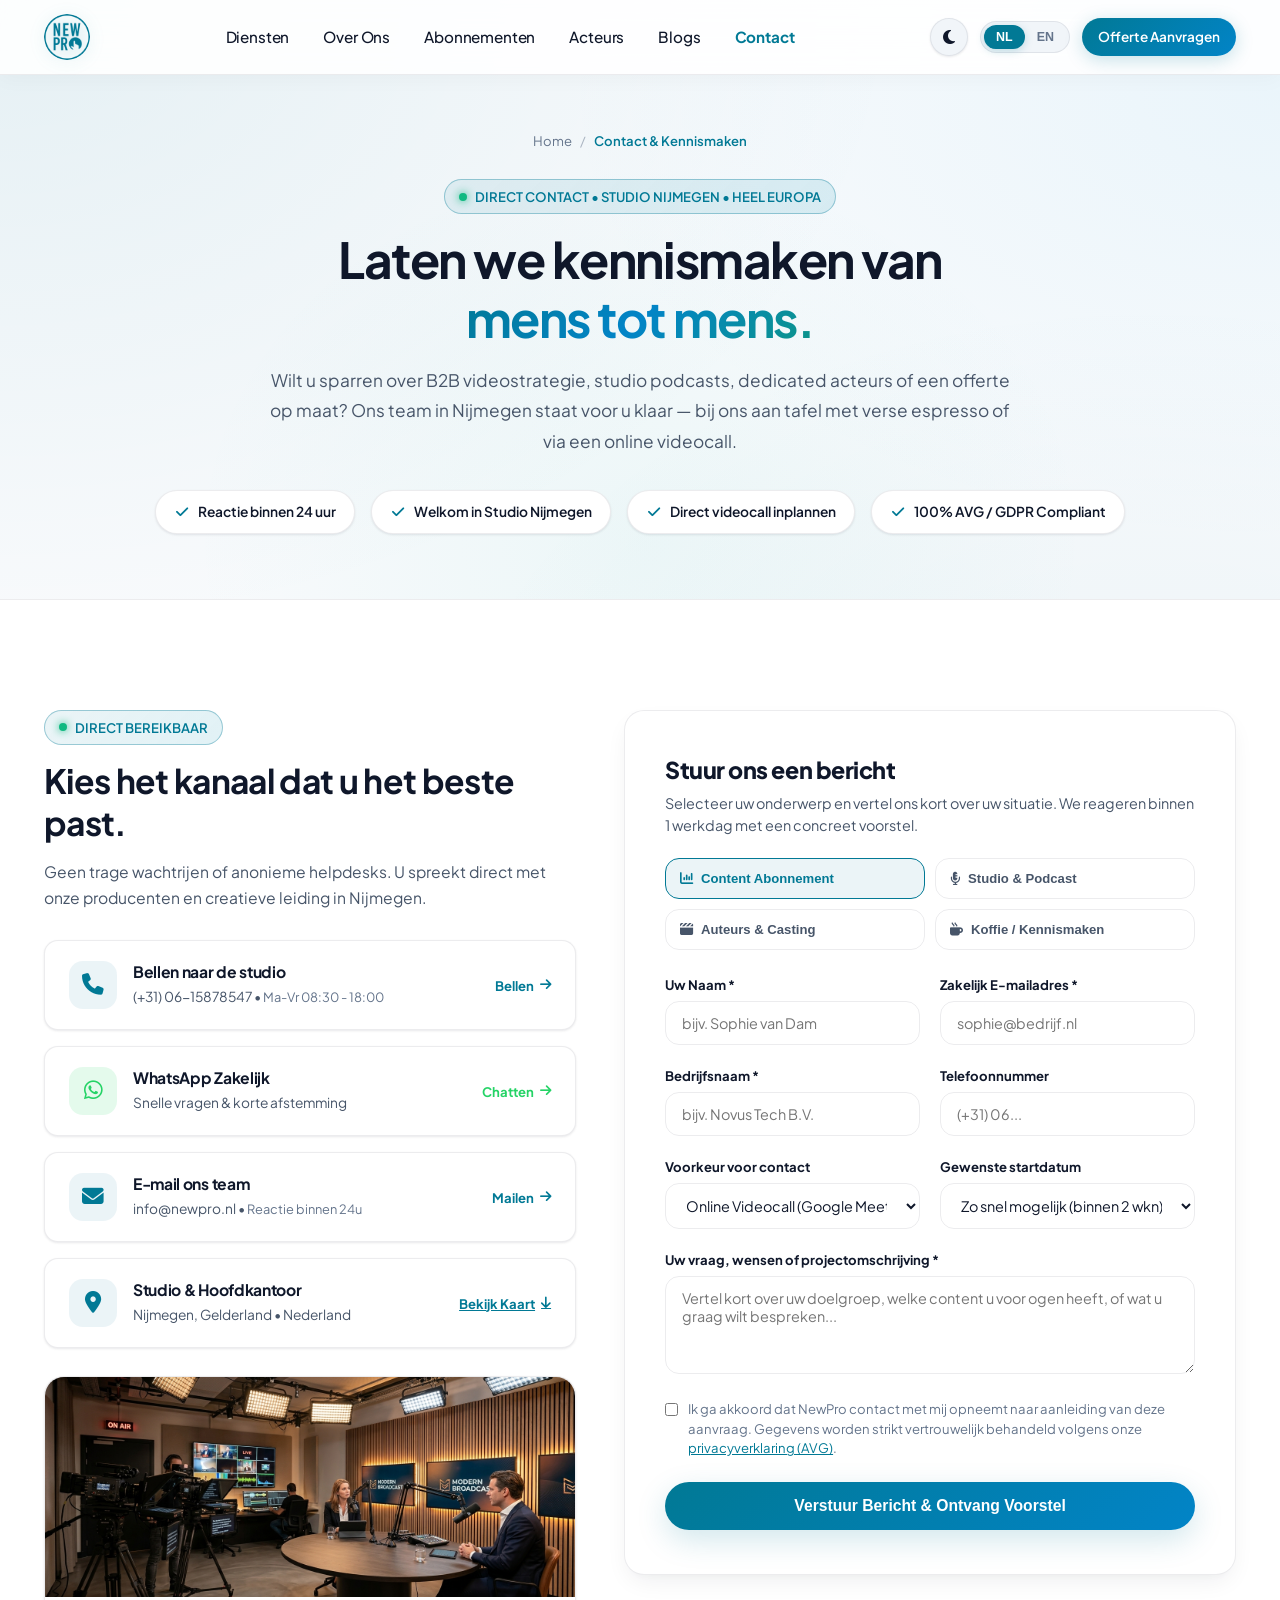
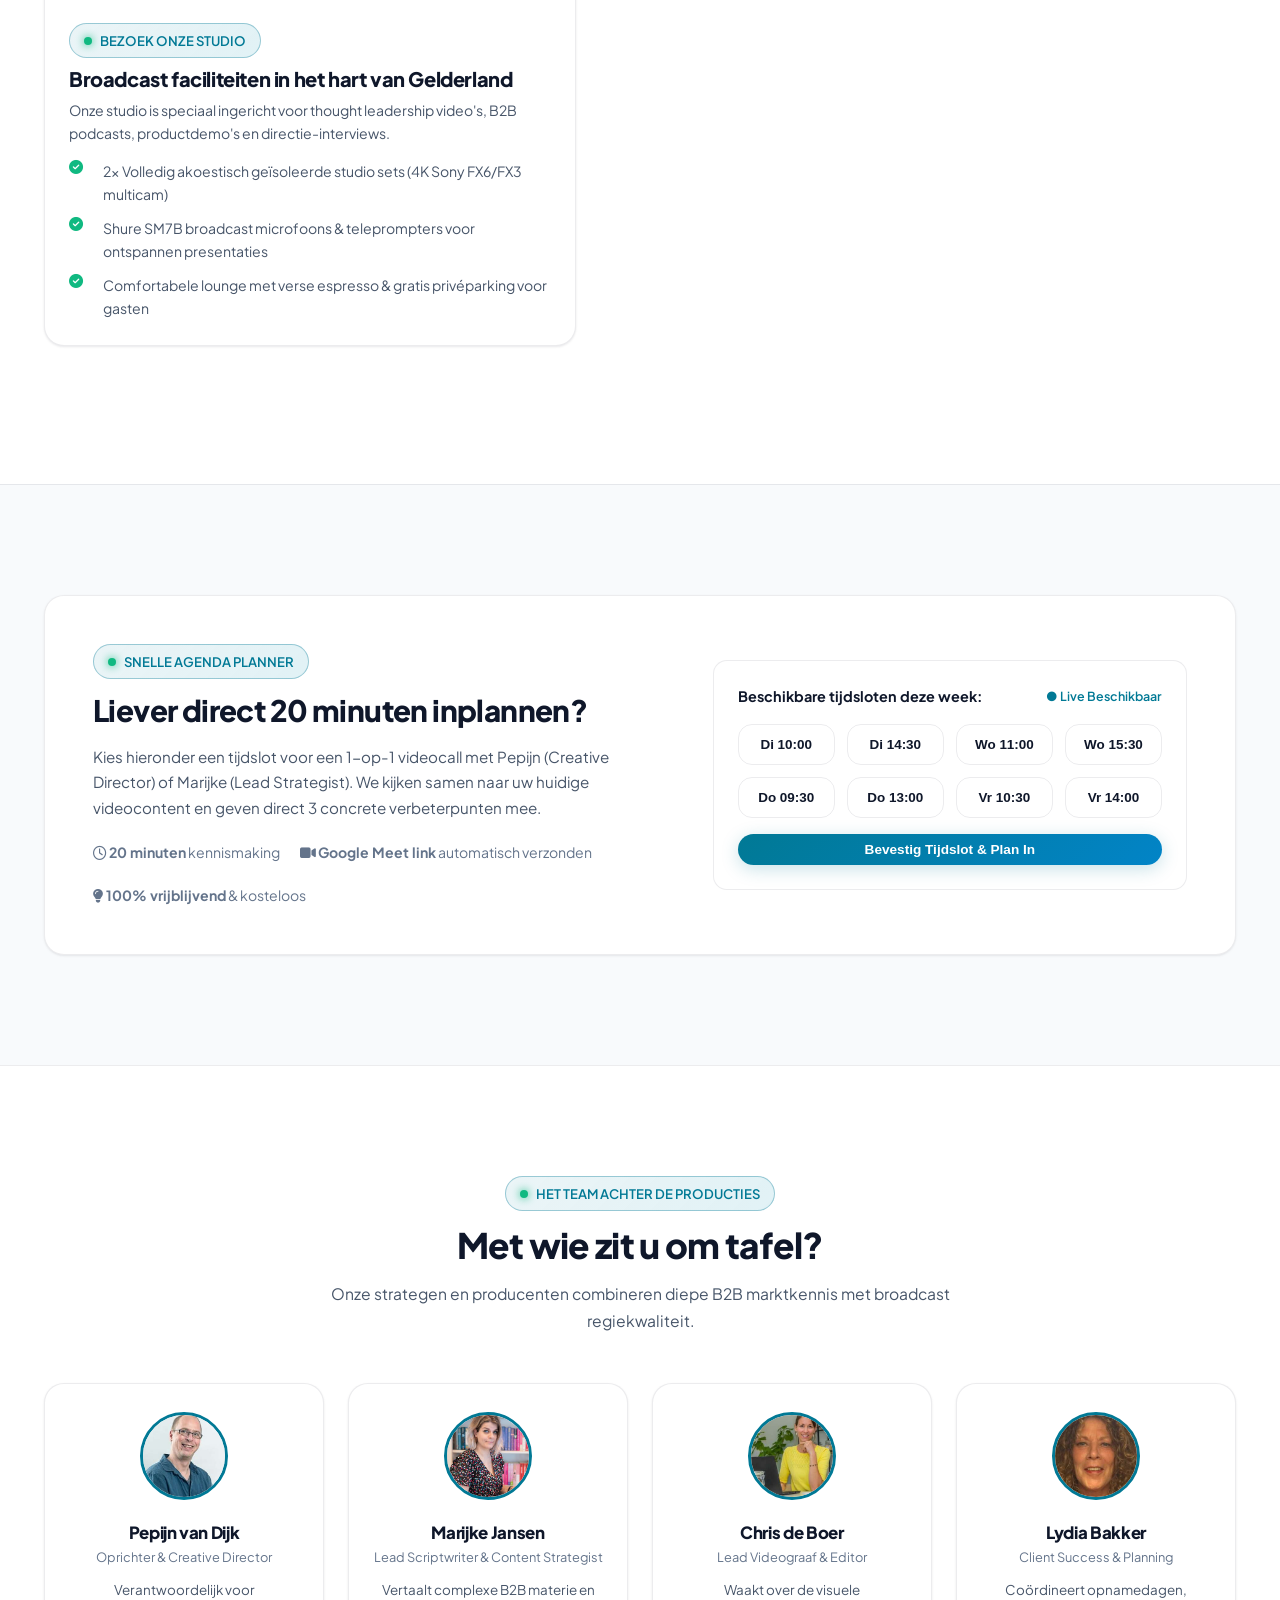
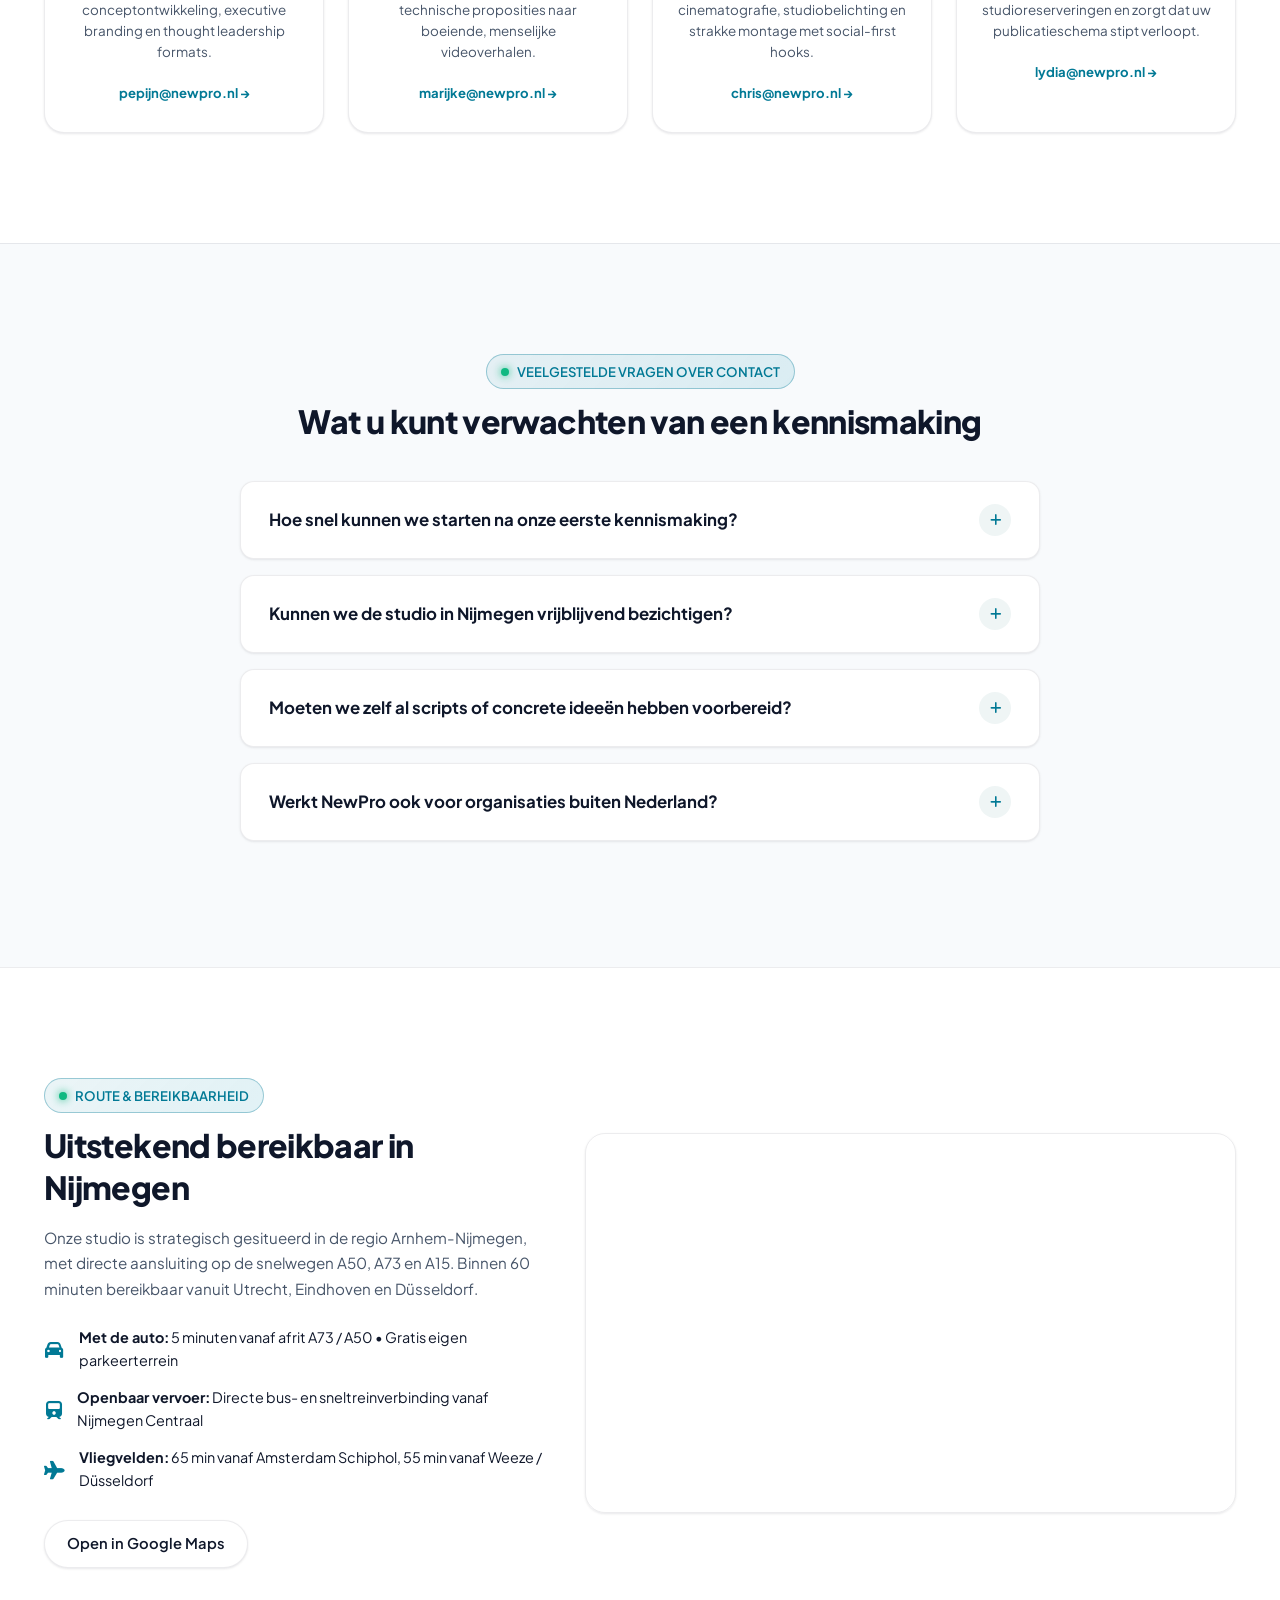
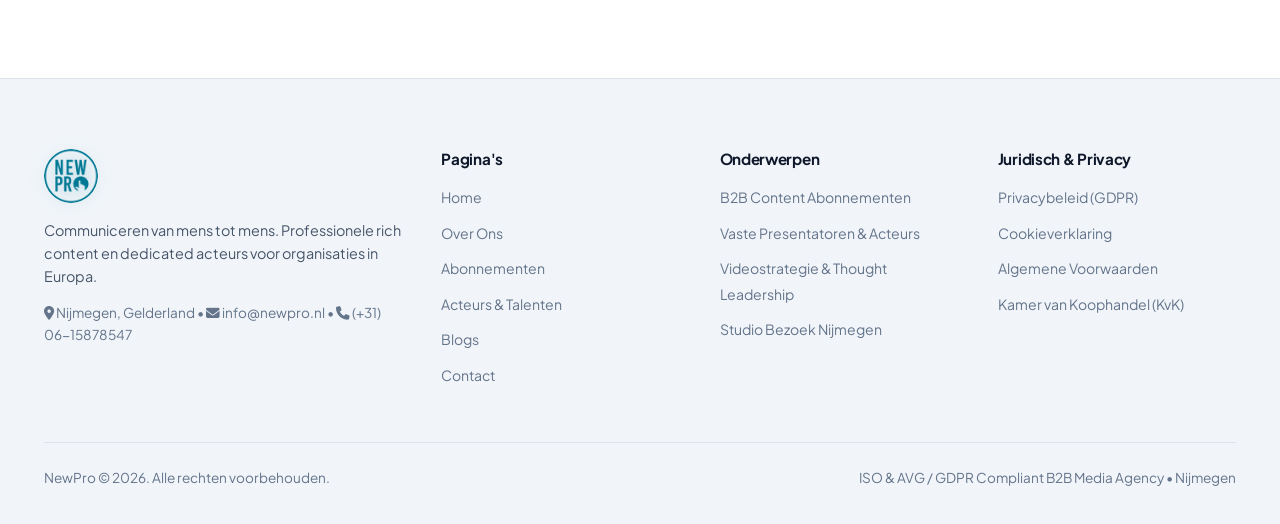
<file: contact.html>
<!DOCTYPE html>
<html lang="nl" data-theme="light">
<head>
  <meta charset="UTF-8">
  <meta name="viewport" content="width=device-width, initial-scale=1.0">
  <title>Contact &amp; Kennismaken | NewPro - Studio Nijmegen &amp; B2B Video Agency</title>
  <meta name="description" content="Neem contact op met NewPro in Nijmegen. Plan direct een vrijblijvende kennismaking, vraag een offerte aan of kom langs voor een kop koffie in onze professionele video- en podcaststudio.">
  <link rel="icon" type="image/png" href="logo.png">
  <link rel="apple-touch-icon" href="logo.png">

  <!-- Google Fonts: Plus Jakarta Sans -->
  <link rel="preconnect" href="https://fonts.googleapis.com">
  <link rel="preconnect" href="https://fonts.gstatic.com" crossorigin>
  <link href="https://fonts.googleapis.com/css2?family=Plus+Jakarta+Sans:wght@400;500;600;700;800&display=swap" rel="stylesheet">

  <!-- Font Awesome Icons -->
  <link rel="stylesheet" href="https://cdnjs.cloudflare.com/ajax/libs/font-awesome/6.5.1/css/all.min.css">

  <link rel="stylesheet" href="style.css">
</head>
<body>

  <!-- Top Navigation -->
  <header class="header-nav">
    <div class="container nav-wrap">
      <a href="index.html" class="brand-logo" aria-label="NewPro Home">
        <img src="logo.png" alt="NewPro" class="brand-logo-img">
      </a>

      <nav>
        <ul class="nav-links">
          <li><a href="index.html#diensten" data-nl="Diensten" data-en="Services" data-id="Layanan">Diensten</a></li>
          <li><a href="over-ons.html" data-nl="Over Ons" data-en="About Us" data-id="Tentang Kami">Over Ons</a></li>
          <li><a href="abonnementen.html" data-nl="Abonnementen" data-en="Subscriptions" data-id="Paket Langganan">Abonnementen</a></li>
          <li><a href="acteurs.html" data-nl="Acteurs" data-en="Actors &amp; Talents" data-id="Aktor &amp; Talent">Acteurs</a></li>
          <li><a href="blogs.html" data-nl="Blogs" data-en="Blogs" data-id="Blog">Blogs</a></li>
          <li><a href="contact.html" class="active" data-nl="Contact" data-en="Contact" data-id="Kontak">Contact</a></li>
        </ul>
      </nav>

      <div class="nav-actions">
        <!-- Theme Toggle Switcher -->
        <button id="themeToggleBtn" class="theme-toggle-btn" aria-label="Toggle Light / Dark mode" title="Ganti Tema">
          <i class="fa-solid fa-sun sun-icon"></i>
          <i class="fa-solid fa-moon moon-icon"></i>
        </button>

        <!-- Language Switcher: NL, EN -->
        <div class="lang-switcher">
          <button class="lang-btn active" data-lang="nl">NL</button>
          <button class="lang-btn" data-lang="en">EN</button>
        </div>

        <a href="#contact-form" class="btn btn-primary btn-sm" data-nl="Offerte Aanvragen" data-en="Request Quote" data-id="Minta Penawaran">Offerte Aanvragen</a>
      </div>
    </div>
  </header>

  <!-- Main Content -->
  <main>

    <!-- Hero Section -->
    <section class="contact-hero">
      <div class="container">
        <!-- Breadcrumbs -->
        <nav class="breadcrumbs" aria-label="Breadcrumb" style="justify-content: center;">
          <a href="index.html" data-nl="Home" data-en="Home" data-id="Beranda">Home</a>
          <span class="sep">/</span>
          <span class="current" data-nl="Contact &amp; Kennismaken" data-en="Contact &amp; Introduction" data-id="Kontak &amp; Perkenalan">Contact &amp; Kennismaken</span>
        </nav>

        <div class="contact-hero-content">
          <div class="hero-tag" style="margin: 0 auto 16px;">
            <span class="dot"></span>
            <span data-nl="DIRECT CONTACT • STUDIO NIJMEGEN • HEEL EUROPA" data-en="DIRECT CONTACT • STUDIO NIJMEGEN • PAN-EUROPEAN" data-id="KONTAK LANGSUNG • STUDIO NIJMEGEN • SELURUH EROPA">DIRECT CONTACT • STUDIO NIJMEGEN • HEEL EUROPA</span>
          </div>

          <h1 class="hero-title" data-nl="Laten we kennismaken van <span class='gradient-text'>mens tot mens.</span>" data-en="Let's connect <span class='gradient-text'>human to human.</span>" data-id="Mari berkenalan dari <span class='gradient-text'>hati ke hati.</span>">
            Laten we kennismaken van <span class="gradient-text">mens tot mens.</span>
          </h1>

          <p class="hero-desc" data-nl="Wilt u sparren over B2B videostrategie, studio podcasts, dedicated acteurs of een offerte op maat? Ons team in Nijmegen staat voor u klaar — bij ons aan tafel met verse espresso of via een online videocall." data-en="Curious about B2B video playbooks, broadcast podcasts, dedicated talent, or a tailored subscription? Our team in Nijmegen is ready to connect — over fresh studio espresso or a quick video call." data-id="Ingin berdiskusi seputar strategi video B2B, podcast studio, aktor tetap, atau penawaran khusus? Tim kami di Nijmegen siap berdiskusi — baik dengan secangkir espresso di studio kami maupun melalui video call.">
            Wilt u sparren over B2B videostrategie, studio podcasts, dedicated acteurs of een offerte op maat? Ons team in Nijmegen staat voor u klaar — bij ons aan tafel met verse espresso of via een online videocall.
          </p>

          <div class="hero-highlights-row">
            <div class="hero-pill-badge">
              <i class="fa-solid fa-check hero-check-icon"></i>
              <span data-nl="Reactie binnen 24 uur" data-en="Response within 24 hours" data-id="Respons dalam 24 jam"><i class="fa-solid fa-bolt" style="color: #f59e0b; margin-right: 4px;"></i> Reactie binnen 24 uur</span>
            </div>
            <div class="hero-pill-badge">
              <i class="fa-solid fa-check hero-check-icon"></i>
              <span data-nl="Welkom in Studio Nijmegen" data-en="Welcome to Studio Nijmegen" data-id="Kunjungi Studio Nijmegen"><i class="fa-solid fa-mug-hot" style="color: var(--primary); margin-right: 4px;"></i> Welkom in Studio Nijmegen</span>
            </div>
            <div class="hero-pill-badge">
              <i class="fa-solid fa-check hero-check-icon"></i>
              <span data-nl="Direct videocall inplannen" data-en="Instant video call booking" data-id="Jadwalkan video call instan"><i class="fa-solid fa-calendar-days" style="color: var(--primary); margin-right: 4px;"></i> Direct videocall inplannen</span>
            </div>
            <div class="hero-pill-badge">
              <i class="fa-solid fa-check hero-check-icon"></i>
              <span data-nl="100% AVG / GDPR Compliant" data-en="100% GDPR Compliant" data-id="Kepatuhan GDPR 100%"><i class="fa-solid fa-shield-halved" style="color: #10b981; margin-right: 4px;"></i> 100% AVG / GDPR Compliant</span>
            </div>
          </div>
        </div>
      </div>
    </section>

    <!-- Main Contact Hub Section -->
    <section class="section" style="background: var(--bg-surface); border-top: 1px solid var(--border-glass);">
      <div class="container">
        
        <div class="contact-hub-grid">
          
          <!-- Left Column: Direct Channels & Studio Facility -->
          <div>
            <div class="hero-tag" style="margin-bottom: 14px;">
              <span class="dot"></span>
              <span data-nl="DIRECT BEREIKBAAR" data-en="DIRECT CHANNELS" data-id="SALURAN LANGSUNG">DIRECT BEREIKBAAR</span>
            </div>

            <h2 style="font-size: 2.1rem; line-height: 1.25; margin-bottom: 16px; color: var(--text-main);" data-nl="Kies het kanaal dat u het beste past." data-en="Choose your preferred channel." data-id="Pilih jalur komunikasi yang paling nyaman bagi Anda.">
              Kies het kanaal dat u het beste past.
            </h2>
            <p style="font-size: 0.98rem; color: var(--text-muted); line-height: 1.7; margin-bottom: 28px;" data-nl="Geen trage wachtrijen of anonieme helpdesks. U spreekt direct met onze producenten en creatieve leiding in Nijmegen." data-en="No tedious call centers or anonymous ticket systems. You connect directly with our studio directors and production leads." data-id="Tanpa antrean telepon atau tiket anonim. Anda langsung terhubung dengan tim produser dan sutradara kami di Nijmegen.">
              Geen trage wachtrijen of anonieme helpdesks. U spreekt direct met onze producenten en creatieve leiding in Nijmegen.
            </p>

            <!-- Channel Cards List -->
            <div class="contact-channels-list">
              
              <!-- Phone -->
              <a href="tel:+310615878547" class="channel-card">
                <div class="channel-card-left">
                  <div class="channel-icon"><i class="fa-solid fa-phone"></i></div>
                  <div class="channel-info">
                    <h4 data-nl="Bellen naar de studio" data-en="Call the studio" data-id="Hubungi via telepon">Bellen naar de studio</h4>
                    <p>(+31) 06-15878547 &bull; <span style="font-size: 0.8rem; color: var(--text-dim);" data-nl="Ma-Vr 08:30 - 18:00" data-en="Mon-Fri 08:30 - 18:00" data-id="Sen-Jum 08:30 - 18:00">Ma-Vr 08:30 - 18:00</span></p>
                  </div>
                </div>
                <div class="channel-action">
                  <span data-nl="Bellen" data-en="Call Now" data-id="Telepon">Bellen</span>
                  <i class="fa-solid fa-arrow-right"></i>
                </div>
              </a>

              <!-- WhatsApp -->
              <a href="https://wa.me/31615878547?text=Hallo%20NewPro,%20ik%20heb%20een%20vraag%20over%20content%20abonnementen%20en%20studio%20opnames." target="_blank" rel="noopener noreferrer" class="channel-card">
                <div class="channel-card-left">
                  <div class="channel-icon" style="background: rgba(37, 211, 102, 0.12); color: #25D366;"><i class="fa-brands fa-whatsapp"></i></div>
                  <div class="channel-info">
                    <h4 data-nl="WhatsApp Zakelijk" data-en="WhatsApp Business" data-id="WhatsApp Bisnis">WhatsApp Zakelijk</h4>
                    <p data-nl="Snelle vragen &amp; korte afstemming" data-en="Quick inquiries &amp; chat" data-id="Pertanyaan cepat &amp; konsultasi singkat">Snelle vragen &amp; korte afstemming</p>
                  </div>
                </div>
                <div class="channel-action" style="color: #25D366;">
                  <span data-nl="Chatten" data-en="Chat Now" data-id="Kirim Pesan">Chatten</span>
                  <i class="fa-solid fa-arrow-right"></i>
                </div>
              </a>

              <!-- Email -->
              <a href="mailto:info@newpro.nl" class="channel-card">
                <div class="channel-card-left">
                  <div class="channel-icon"><i class="fa-solid fa-envelope"></i></div>
                  <div class="channel-info">
                    <h4 data-nl="E-mail ons team" data-en="Email our team" data-id="Kirimkan email">E-mail ons team</h4>
                    <p>info@newpro.nl &bull; <span style="font-size: 0.8rem; color: var(--text-dim);" data-nl="Reactie binnen 24u" data-en="Reply in 24h" data-id="Balasan dalam 24 jam">Reactie binnen 24u</span></p>
                  </div>
                </div>
                <div class="channel-action">
                  <span data-nl="Mailen" data-en="Send Mail" data-id="Kirim Email">Mailen</span>
                  <i class="fa-solid fa-arrow-right"></i>
                </div>
              </a>

              <!-- Studio Location -->
              <div class="channel-card" style="cursor: default;">
                <div class="channel-card-left">
                  <div class="channel-icon"><i class="fa-solid fa-location-dot"></i></div>
                  <div class="channel-info">
                    <h4 data-nl="Studio &amp; Hoofdkantoor" data-en="Studio &amp; Headquarters" data-id="Studio &amp; Kantor Pusat">Studio &amp; Hoofdkantoor</h4>
                    <p>Nijmegen, Gelderland &bull; Nederland</p>
                  </div>
                </div>
                <a href="#locatie-kaart" class="channel-action" style="text-decoration: underline;">
                  <span data-nl="Bekijk Kaart" data-en="View Map" data-id="Lihat Peta">Bekijk Kaart</span>
                  <i class="fa-solid fa-arrow-down"></i>
                </a>
              </div>

            </div>

            <!-- Studio Facility Highlight Box -->
            <div class="contact-studio-box">
              <img src="assets/studio.jpg" alt="NewPro Studio Nijmegen" class="contact-studio-img">
              <div class="contact-studio-body">
                <div class="hero-tag" style="margin-bottom: 8px;">
                  <span class="dot"></span>
                  <span data-nl="BEZOEK ONZE STUDIO" data-en="VISIT OUR STUDIO" data-id="KUNJUNGI STUDIO KAMI">BEZOEK ONZE STUDIO</span>
                </div>
                <h3 style="font-size: 1.25rem; font-weight: 800; color: var(--text-main); margin-bottom: 8px;" data-nl="Broadcast faciliteiten in het hart van Gelderland" data-en="Broadcast facilities in the heart of the Netherlands" data-id="Fasilitas broadcast profesional di jantung Belanda">
                  Broadcast faciliteiten in het hart van Gelderland
                </h3>
                <p style="font-size: 0.88rem; color: var(--text-muted); line-height: 1.6;" data-nl="Onze studio is speciaal ingericht voor thought leadership video's, B2B podcasts, productdemo's en directie-interviews." data-en="Our studio is purposefully designed for corporate thought leadership, B2B podcasts, product demos, and executive keynotes." data-id="Studio kami dirancang khusus untuk memproduksi video thought leadership, podcast B2B, demo produk, dan rekaman eksekutif.">
                  Onze studio is speciaal ingericht voor thought leadership video's, B2B podcasts, productdemo's en directie-interviews.
                </p>

                <div class="studio-specs-list">
                  <div class="studio-spec-item">
                    <i class="fa-solid fa-circle-check" style="color: #10b981; margin-right: 8px;"></i>
                    <span data-nl="2x Volledig akoestisch geïsoleerde studio sets (4K Sony FX6/FX3 multicam)" data-en="2x Fully soundproofed broadcast sets (4K Sony FX6/FX3 multicam)" data-id="2 set studio kedap suara broadcast (multicam 4K Sony FX6/FX3)">2x Volledig akoestisch geïsoleerde studio sets (4K Sony FX6/FX3 multicam)</span>
                  </div>
                  <div class="studio-spec-item">
                    <i class="fa-solid fa-circle-check" style="color: #10b981; margin-right: 8px;"></i>
                    <span data-nl="Shure SM7B broadcast microfoons &amp; teleprompters voor ontspannen presentaties" data-en="Shure SM7B broadcast audio &amp; teleprompter suite for natural delivery" data-id="Mikrofon broadcast Shure SM7B &amp; teleprompter untuk penyampaian yang rileks">Shure SM7B broadcast microfoons &amp; teleprompters voor ontspannen presentaties</span>
                  </div>
                  <div class="studio-spec-item">
                    <i class="fa-solid fa-circle-check" style="color: #10b981; margin-right: 8px;"></i>
                    <span data-nl="Comfortabele lounge met verse espresso &amp; gratis privéparking voor gasten" data-en="Lounge with freshly brewed espresso &amp; free private parking on premises" data-id="Lounge nyaman dengan kopi espresso segar &amp; parkir pribadi gratis">Comfortabele lounge met verse espresso &amp; gratis privéparking voor gasten</span>
                  </div>
                </div>
              </div>
            </div>

          </div>

          <!-- Right Column: Interactive Form -->
          <div id="contact-form">
            <div class="contact-form-card">
              
              <div style="margin-bottom: 22px;">
                <h3 style="font-size: 1.45rem; font-weight: 800; color: var(--text-main); margin-bottom: 8px;" data-nl="Stuur ons een bericht" data-en="Send us a message" data-id="Kirimkan pesan kepada kami">
                  Stuur ons een bericht
                </h3>
                <p style="font-size: 0.9rem; color: var(--text-muted); line-height: 1.55;" data-nl="Selecteer uw onderwerp en vertel ons kort over uw situatie. We reageren binnen 1 werkdag met een concreet voorstel." data-en="Select your inquiry topic and tell us about your goals. We will reply within 1 business day with actionable next steps." data-id="Pilih topik pertanyaan Anda dan ceritakan tentang rencana Anda. Kami akan merespons dalam 1 hari kerja.">
                  Selecteer uw onderwerp en vertel ons kort over uw situatie. We reageren binnen 1 werkdag met een concreet voorstel.
                </p>
              </div>

              <!-- Topic Selector Buttons -->
              <div class="topic-selector-tabs" id="topicTabs">
                <button type="button" class="topic-tab-btn active" data-topic="Abonnement &amp; Content Strategie">
                  <i class="fa-solid fa-chart-column"></i>
                  <span data-nl="Content Abonnement" data-en="Subscription Plan" data-id="Paket Langganan">Content Abonnement</span>
                </button>
                <button type="button" class="topic-tab-btn" data-topic="Studio Huren &amp; Podcasts">
                  <i class="fa-solid fa-microphone-lines"></i>
                  <span data-nl="Studio &amp; Podcast" data-en="Studio &amp; Podcast" data-id="Studio &amp; Podcast">Studio &amp; Podcast</span>
                </button>
                <button type="button" class="topic-tab-btn" data-topic="Casting &amp; Vaste Acteurs">
                  <i class="fa-solid fa-clapperboard"></i>
                  <span data-nl="Auteurs &amp; Casting" data-en="Talent &amp; Casting" data-id="Aktor &amp; Casting">Auteurs &amp; Casting</span>
                </button>
                <button type="button" class="topic-tab-btn" data-topic="Kennismakingsgesprek">
                  <i class="fa-solid fa-mug-hot"></i>
                  <span data-nl="Koffie / Kennismaken" data-en="Intro Coffee / Call" data-id="Kopi / Perkenalan">Koffie / Kennismaken</span>
                </button>
              </div>

              <!-- Success Alert Box (Initially Hidden) -->
              <div id="contactSuccessAlert" style="display: none; padding: 24px; border-radius: var(--radius-md); background: rgba(13, 148, 136, 0.12); border: 1px solid var(--accent-teal); color: var(--text-main); margin-bottom: 24px;">
                <div style="display: flex; align-items: flex-start; gap: 14px;">
                  <span style="font-size: 1.8rem; line-height: 1;"><i class="fa-solid fa-circle-check" style="color: var(--accent-teal);"></i></span>
                  <div>
                    <h4 style="font-size: 1.1rem; font-weight: 800; color: var(--accent-teal); margin-bottom: 6px;" data-nl="Bedankt voor uw aanvraag!" data-en="Thank you for your message!" data-id="Terima kasih atas pesan Anda!">
                      Bedankt voor uw aanvraag!
                    </h4>
                    <p id="successAlertMessage" style="font-size: 0.88rem; line-height: 1.6; margin: 0; color: var(--text-muted);" data-nl="We hebben uw bericht succesvol ontvangen. Onze content strategist neemt binnen 24 uur persoonlijk contact met u op." data-en="We have received your request. Our content strategist will reach out to you within 24 hours." data-id="Pesan Anda berhasil kami terima. Spesialis konten kami akan menghubungi Anda dalam 24 jam.">
                      We hebben uw bericht succesvol ontvangen. Onze content strategist neemt binnen 24 uur persoonlijk contact met u op.
                    </p>
                  </div>
                </div>
              </div>

              <!-- The Form -->
              <form id="mainContactForm" onsubmit="handleContactSubmit(event)">
                <input type="hidden" id="selectedTopicInput" name="topic" value="Abonnement &amp; Content Strategie">

                <!-- 2-Col: Name & Email -->
                <div class="form-row-2col">
                  <div>
                    <label class="form-label-custom" for="contactName" data-nl="Uw Naam *" data-en="Full Name *" data-id="Nama Lengkap *">Uw Naam *</label>
                    <input type="text" id="contactName" required placeholder="bijv. Sophie van Dam" class="form-input-custom" data-nl="bijv. Sophie van Dam" data-en="e.g. Sarah Miller" data-id="cth. Rian Pratama">
                  </div>
                  <div>
                    <label class="form-label-custom" for="contactEmail" data-nl="Zakelijk E-mailadres *" data-en="Work Email *" data-id="Email Bisnis *">Zakelijk E-mailadres *</label>
                    <input type="email" id="contactEmail" required placeholder="sophie@bedrijf.nl" class="form-input-custom" data-nl="sophie@bedrijf.nl" data-en="sarah@company.com" data-id="rian@perusahaan.com">
                  </div>
                </div>

                <!-- 2-Col: Company & Phone -->
                <div class="form-row-2col">
                  <div>
                    <label class="form-label-custom" for="contactCompany" data-nl="Bedrijfsnaam *" data-en="Company Name *" data-id="Nama Perusahaan *">Bedrijfsnaam *</label>
                    <input type="text" id="contactCompany" required placeholder="bijv. Novus Tech B.V." class="form-input-custom" data-nl="bijv. Novus Tech B.V." data-en="e.g. Novus Tech Ltd" data-id="cth. PT Novus Teknologi">
                  </div>
                  <div>
                    <label class="form-label-custom" for="contactPhone" data-nl="Telefoonnummer" data-en="Phone Number" data-id="Nomor Telepon">Telefoonnummer</label>
                    <input type="tel" id="contactPhone" placeholder="(+31) 06..." class="form-input-custom" data-nl="(+31) 06..." data-en="(+31) 06..." data-id="(+62) 08...">
                  </div>
                </div>

                <!-- 2-Col: Meeting Preference & Timeline -->
                <div class="form-row-2col">
                  <div>
                    <label class="form-label-custom" for="meetingPreference" data-nl="Voorkeur voor contact" data-en="Meeting Format" data-id="Pilihan Pertemuan">Voorkeur voor contact</label>
                    <select id="meetingPreference" class="form-select-custom">
                      <option value="Online Videocall (Google Meet/Teams)" data-nl="Online Videocall (Google Meet)" data-en="Online Video Call (Meet/Teams)" data-id="Video Call Online (Meet/Teams)">Online Videocall (Google Meet)</option>
                      <option value="Koffie in Studio Nijmegen" data-nl="Koffie in Studio Nijmegen" data-en="Coffee at Studio Nijmegen" data-id="Kopi di Studio Nijmegen">Koffie in Studio Nijmegen</option>
                      <option value="Telefonisch overleg" data-nl="Telefonisch overleg" data-en="Direct Phone Call" data-id="Panggilan Telepon">Telefonisch overleg</option>
                    </select>
                  </div>
                  <div>
                    <label class="form-label-custom" for="projectTimeline" data-nl="Gewenste startdatum" data-en="Target Launch" data-id="Target Mulai Proyek">Gewenste startdatum</label>
                    <select id="projectTimeline" class="form-select-custom">
                      <option value="Binnen 2 weken" data-nl="Zo snel mogelijk (binnen 2 wkn)" data-en="As soon as possible (2 weeks)" data-id="Secepatnya (dalam 2 minggu)">Zo snel mogelijk (binnen 2 wkn)</option>
                      <option value="Komende maand" data-nl="Komende maand" data-en="Next month" data-id="Bulan depan">Komende maand</option>
                      <option value="Volgend kwartaal" data-nl="Volgend kwartaal" data-en="Next quarter" data-id="Kuartal berikutnya">Volgend kwartaal</option>
                      <option value="Oriënterend" data-nl="Nog in oriëntatiefase" data-en="General exploration" data-id="Tahap penjajakan">Nog in oriëntatiefase</option>
                    </select>
                  </div>
                </div>

                <!-- Message / Project Briefing -->
                <div class="form-group-custom">
                  <label class="form-label-custom" for="contactMessage" data-nl="Uw vraag, wensen of projectomschrijving *" data-en="Your inquiry, goals, or briefing *" data-id="Pertanyaan atau deskripsi proyek Anda *">Uw vraag, wensen of projectomschrijving *</label>
                  <textarea id="contactMessage" required rows="4" placeholder="Vertel kort over uw doelgroep, welke content u voor ogen heeft, of wat u graag wilt bespreken..." class="form-textarea-custom" data-nl="Vertel kort over uw doelgroep, welke content u voor ogen heeft, of wat u graag wilt bespreken..." data-en="Briefly describe your target buyers, planned video formats, or questions..." data-id="Ceritakan singkat mengenai target audiens, format konten yang direncanakan, atau pertanyaan Anda..."></textarea>
                </div>

                <!-- GDPR Consent -->
                <div style="margin-bottom: 24px; display: flex; align-items: flex-start; gap: 10px;">
                  <input type="checkbox" id="contactConsent" required style="margin-top: 4px; accent-color: var(--primary);">
                  <label for="contactConsent" style="font-size: 0.82rem; color: var(--text-dim); line-height: 1.5;" data-nl="Ik ga akkoord dat NewPro contact met mij opneemt naar aanleiding van deze aanvraag. Gegevens worden strikt vertrouwelijk behandeld volgens onze <a href='#' style='text-decoration: underline; color: var(--primary);'>privacyverklaring (AVG)</a>." data-en="I agree that NewPro may contact me regarding this inquiry. Your information is held in strict confidentiality under GDPR standards." data-id="Saya menyetujui bahwa NewPro dapat menghubungi saya terkait permintaan ini sesuai standar privasi GDPR.">
                    Ik ga akkoord dat NewPro contact met mij opneemt naar aanleiding van deze aanvraag. Gegevens worden strikt vertrouwelijk behandeld volgens onze <a href="#" style="text-decoration: underline; color: var(--primary);">privacyverklaring (AVG)</a>.
                  </label>
                </div>

                <!-- Submit Button -->
                <button type="submit" id="submitContactBtn" class="btn btn-primary" style="width: 100%; justify-content: center; padding: 15px; font-size: 0.98rem; box-shadow: var(--shadow-glow);" data-nl="Verstuur Bericht &amp; Ontvang Voorstel" data-en="Send Message &amp; Get Proposal" data-id="Kirimkan Pesan &amp; Dapatkan Penawaran">
                  Verstuur Bericht &amp; Ontvang Voorstel
                </button>
              </form>

            </div>
          </div>

        </div>

      </div>
    </section>

    <!-- Quick Meeting Scheduler Callout -->
    <section class="section" style="background: var(--bg-main); border-top: 1px solid var(--border-glass);">
      <div class="container">
        
        <div class="meeting-scheduler-box">
          <div style="display: grid; grid-template-columns: 1.1fr 0.9fr; gap: 40px; align-items: center;">
            <div>
              <div class="hero-tag" style="margin-bottom: 12px;">
                <span class="dot"></span>
                <span data-nl="SNELLE AGENDA PLANNER" data-en="INSTANT CALENDAR BOOKING" data-id="JADWAL KALENDER INSTAN">SNELLE AGENDA PLANNER</span>
              </div>
              <h2 style="font-size: 1.85rem; font-weight: 800; color: var(--text-main); margin-bottom: 14px; line-height: 1.3;" data-nl="Liever direct 20 minuten inplannen?" data-en="Prefer booking a 20-minute slot directly?" data-id="Lebih suka menjadwalkan 20 menit langsung?">
                Liever direct 20 minuten inplannen?
              </h2>
              <p style="font-size: 0.95rem; color: var(--text-muted); line-height: 1.7; margin-bottom: 20px;" data-nl="Kies hieronder een tijdslot voor een 1-op-1 videocall met Pepijn (Creative Director) of Marijke (Lead Strategist). We kijken samen naar uw huidige videocontent en geven direct 3 concrete verbeterpunten mee." data-en="Select an available time slot below for a 1-on-1 discovery call with Pepijn (Creative Director) or Marijke (Lead Strategist). We will review your current presence and provide 3 immediate takeaways." data-id="Pilih slot waktu di bawah ini untuk panggilan video 1-on-1 bersama Pepijn atau Marijke. Kami akan meninjau konten Anda saat ini dan memberikan 3 masukan langsung.">
                Kies hieronder een tijdslot voor een 1-op-1 videocall met Pepijn (Creative Director) of Marijke (Lead Strategist). We kijken samen naar uw huidige videocontent en geven direct 3 concrete verbeterpunten mee.
              </p>

              <div style="display: flex; gap: 20px; flex-wrap: wrap; font-size: 0.88rem; color: var(--text-dim);">
                <span><i class="fa-regular fa-clock"></i> <strong>20 minuten</strong> kennismaking</span>
                <span><i class="fa-solid fa-video"></i> <strong>Google Meet link</strong> automatisch verzonden</span>
                <span><i class="fa-solid fa-lightbulb"></i> <strong>100% vrijblijvend</strong> &amp; kosteloos</span>
              </div>
            </div>

            <!-- Interactive Slot Selection -->
            <div>
              <div style="background: var(--bg-surface); padding: 24px; border-radius: var(--radius-md); border: 1px solid var(--border-glass);">
                <div style="display: flex; justify-content: space-between; align-items: center; margin-bottom: 12px;">
                  <span style="font-size: 0.9rem; font-weight: 700; color: var(--text-main);" data-nl="Beschikbare tijdsloten deze week:" data-en="Available time slots this week:" data-id="Slot waktu tersedia minggu ini:">Beschikbare tijdsloten deze week:</span>
                  <span style="font-size: 0.78rem; color: var(--accent-teal); font-weight: 600;">● Live Beschikbaar</span>
                </div>

                <div class="scheduler-slots-grid" id="slotsGrid">
                  <button type="button" class="slot-btn" onclick="selectTimeSlot(this, 'Dinsdag 10:00 CET')">Di 10:00</button>
                  <button type="button" class="slot-btn" onclick="selectTimeSlot(this, 'Dinsdag 14:30 CET')">Di 14:30</button>
                  <button type="button" class="slot-btn" onclick="selectTimeSlot(this, 'Woensdag 11:00 CET')">Wo 11:00</button>
                  <button type="button" class="slot-btn" onclick="selectTimeSlot(this, 'Woensdag 15:30 CET')">Wo 15:30</button>
                  <button type="button" class="slot-btn" onclick="selectTimeSlot(this, 'Donderdag 09:30 CET')">Do 09:30</button>
                  <button type="button" class="slot-btn" onclick="selectTimeSlot(this, 'Donderdag 13:00 CET')">Do 13:00</button>
                  <button type="button" class="slot-btn" onclick="selectTimeSlot(this, 'Vrijdag 10:30 CET')">Vr 10:30</button>
                  <button type="button" class="slot-btn" onclick="selectTimeSlot(this, 'Vrijdag 14:00 CET')">Vr 14:00</button>
                </div>

                <div id="selectedSlotAlert" style="display: none; margin-top: 16px; padding: 12px 14px; background: var(--primary-subtle); border: 1px solid var(--primary); border-radius: var(--radius-sm); font-size: 0.85rem; color: var(--text-main);">
                  Gekozen tijdslot: <strong id="slotNameDisplay" style="color: var(--primary);"></strong>
                </div>

                <button type="button" onclick="confirmSlotBooking()" class="btn btn-primary btn-sm" style="width: 100%; margin-top: 16px; justify-content: center;" data-nl="Bevestig Tijdslot &amp; Plan In" data-en="Confirm Slot &amp; Book Call" data-id="Konfirmasi Slot &amp; Jadwalkan">
                  Bevestig Tijdslot &amp; Plan In
                </button>
              </div>
            </div>
          </div>
        </div>

      </div>
    </section>

    <!-- Team Contact Directory: "Met wie spreekt u?" -->
    <section class="section" style="background: var(--bg-surface); border-top: 1px solid var(--border-glass);">
      <div class="container">
        
        <div style="text-align: center; max-width: 720px; margin: 0 auto 48px auto;">
          <div class="hero-tag" style="margin: 0 auto 12px;">
            <span class="dot"></span>
            <span data-nl="HET TEAM ACHTER DE PRODUCTIES" data-en="THE PRODUCTION TEAM" data-id="TIM DI BALIK PRODUKSI">HET TEAM ACHTER DE PRODUCTIES</span>
          </div>
          <h2 style="font-size: 2.2rem; font-weight: 800; color: var(--text-main); margin-bottom: 14px;" data-nl="Met wie zit u om tafel?" data-en="Who will you be speaking with?" data-id="Dengan siapa Anda akan berdiskusi?">
            Met wie zit u om tafel?
          </h2>
          <p style="font-size: 0.98rem; color: var(--text-muted); line-height: 1.7;" data-nl="Onze strategen en producenten combineren diepe B2B marktkennis met broadcast regiekwaliteit." data-en="Our strategists and producers combine deep enterprise acumen with broadcast studio pedigree." data-id="Spesialis dan produser kami memadukan wawasan B2B yang mendalam dengan kualitas penyutradaraan broadcast.">
            Onze strategen en producenten combineren diepe B2B marktkennis met broadcast regiekwaliteit.
          </p>
        </div>

        <div class="team-contact-grid">
          
          <!-- Pepijn -->
          <div class="team-contact-card">
            <img src="assets/team/pepijn.jpg" alt="Pepijn van Dijk" class="team-contact-avatar">
            <h4 class="team-contact-name">Pepijn van Dijk</h4>
            <div class="team-contact-role" data-nl="Oprichter &amp; Creative Director" data-en="Founder &amp; Creative Director" data-id="Pendiri &amp; Creative Director">Oprichter &amp; Creative Director</div>
            <p class="team-contact-desc" data-nl="Verantwoordelijk voor conceptontwikkeling, executive branding en thought leadership formats." data-en="Leads format creation, executive branding, and pan-European strategy." data-id="Memimpin pengembangan konsep, executive branding, dan strategi skala Eropa.">
              Verantwoordelijk voor conceptontwikkeling, executive branding en thought leadership formats.
            </p>
            <a href="mailto:pepijn@newpro.nl" style="font-size: 0.82rem; font-weight: 700; color: var(--primary); text-decoration: none;">pepijn@newpro.nl &rarr;</a>
          </div>

          <!-- Marijke -->
          <div class="team-contact-card">
            <img src="assets/team/marijke.jpg" alt="Marijke Jansen" class="team-contact-avatar">
            <h4 class="team-contact-name">Marijke Jansen</h4>
            <div class="team-contact-role" data-nl="Lead Scriptwriter &amp; Content Strategist" data-en="Lead Scriptwriter &amp; Content Strategist" data-id="Penulis Naskah Utama &amp; Strategi Konten">Lead Scriptwriter &amp; Content Strategist</div>
            <p class="team-contact-desc" data-nl="Vertaalt complexe B2B materie en technische proposities naar boeiende, menselijke videoverhalen." data-en="Translates complex B2B solutions into engaging, retention-optimized video narratives." data-id="Menerjemahkan solusi B2B yang rumit menjadi narasi video yang memikat dan mudah dipahami.">
              Vertaalt complexe B2B materie en technische proposities naar boeiende, menselijke videoverhalen.
            </p>
            <a href="mailto:marijke@newpro.nl" style="font-size: 0.82rem; font-weight: 700; color: var(--primary); text-decoration: none;">marijke@newpro.nl &rarr;</a>
          </div>

          <!-- Chris -->
          <div class="team-contact-card">
            <img src="assets/team/chris.jpg" alt="Chris de Boer" class="team-contact-avatar">
            <h4 class="team-contact-name">Chris de Boer</h4>
            <div class="team-contact-role" data-nl="Lead Videograaf &amp; Editor" data-en="Lead Cinematographer &amp; Editor" data-id="Sinematografer Utama &amp; Editor">Lead Videograaf &amp; Editor</div>
            <p class="team-contact-desc" data-nl="Waakt over de visuele cinematografie, studiobelichting en strakke montage met social-first hooks." data-en="Oversees studio lighting, 4K camera switching, and high-retention video editing." data-id="Menangani tata pencahayaan studio, kamera 4K, dan editing video berkecepatan tinggi.">
              Waakt over de visuele cinematografie, studiobelichting en strakke montage met social-first hooks.
            </p>
            <a href="mailto:chris@newpro.nl" style="font-size: 0.82rem; font-weight: 700; color: var(--primary); text-decoration: none;">chris@newpro.nl &rarr;</a>
          </div>

          <!-- Lydia -->
          <div class="team-contact-card">
            <img src="assets/team/lydia.jpg" alt="Lydia Bakker" class="team-contact-avatar">
            <h4 class="team-contact-name">Lydia Bakker</h4>
            <div class="team-contact-role" data-nl="Client Success &amp; Planning" data-en="Client Success &amp; Production Planning" data-id="Kepuasan Klien &amp; Manajemen Produksi">Client Success &amp; Planning</div>
            <p class="team-contact-desc" data-nl="Coördineert opnamedagen, studioreserveringen en zorgt dat uw publicatieschema stipt verloopt." data-en="Manages recording schedules, studio booking logistics, and ensures delivery deadlines." data-id="Mengelola jadwal rekaman, logistik studio, dan memastikan tenggat waktu publikasi.">
              Coördineert opnamedagen, studioreserveringen en zorgt dat uw publicatieschema stipt verloopt.
            </p>
            <a href="mailto:lydia@newpro.nl" style="font-size: 0.82rem; font-weight: 700; color: var(--primary); text-decoration: none;">lydia@newpro.nl &rarr;</a>
          </div>

        </div>

      </div>
    </section>

    <!-- FAQ Section -->
    <section class="section" style="background: var(--bg-main); border-top: 1px solid var(--border-glass);">
      <div class="container" style="max-width: 860px;">
        
        <div style="text-align: center; margin-bottom: 40px;">
          <div class="hero-tag" style="margin: 0 auto 12px;">
            <span class="dot"></span>
            <span data-nl="VEELGESTELDE VRAGEN OVER CONTACT" data-en="FREQUENTLY ASKED QUESTIONS" data-id="PERTANYAAN UMUM">VEELGESTELDE VRAGEN OVER CONTACT</span>
          </div>
          <h2 style="font-size: 2rem; font-weight: 800; color: var(--text-main);" data-nl="Wat u kunt verwachten van een kennismaking" data-en="What to expect from an introduction" data-id="Apa yang dapat Anda harapkan dari sesi perkenalan">
            Wat u kunt verwachten van een kennismaking
          </h2>
        </div>

        <div class="faq-container">
          
          <div class="faq-item">
            <div class="faq-question">
              <span data-nl="Hoe snel kunnen we starten na onze eerste kennismaking?" data-en="How quickly can we start after our initial call?" data-id="Seberapa cepat kita dapat memulai setelah perkenalan?">Hoe snel kunnen we starten na onze eerste kennismaking?</span>
              <span class="faq-icon"><i class="fa-solid fa-plus"></i></span>
            </div>
            <div class="faq-answer">
              <p data-nl="Meestal kunnen we binnen 5 tot 7 werkdagen de kick-off strategie inplannen en de eerste studio-opnamedag vastleggen. We houden continu studio-capaciteit gereserveerd voor nieuwe B2B partners." data-en="Typically, we can host the kickoff strategy session and schedule your first studio production shoot within 5 to 7 business days." data-id="Biasanya kami dapat menjadwalkan sesi strategi awal dan menetapkan hari rekaman studio pertama dalam 5 hingga 7 hari kerja.">
                Meestal kunnen we binnen 5 tot 7 werkdagen de kick-off strategie inplannen en de eerste studio-opnamedag vastleggen. We houden continu studio-capaciteit gereserveerd voor nieuwe B2B partners.
              </p>
            </div>
          </div>

          <div class="faq-item">
            <div class="faq-question">
              <span data-nl="Kunnen we de studio in Nijmegen vrijblijvend bezichtigen?" data-en="Can we visit the Nijmegen studio without commitment?" data-id="Dapatkah kami mengunjungi studio di Nijmegen tanpa komitmen?">Kunnen we de studio in Nijmegen vrijblijvend bezichtigen?</span>
              <span class="faq-icon"><i class="fa-solid fa-plus"></i></span>
            </div>
            <div class="faq-answer">
              <p data-nl="Jazeker! We nodigen u van harte uit voor een kop koffie in onze studio. Zo kunt u de akoestische sets, belichting, camera's en de ontspannen werksfeer zelf ervaren vóórdat u beslist." data-en="Absolutely! We warmly welcome you for a tour and coffee at our Nijmegen studio so you can inspect our sets, cameras, and lounge in person." data-id="Tentu saja! Kami dengan senang hati menyambut Anda untuk tur studio dan menikmati kopi di Nijmegen sebelum Anda memutuskan.">
                Jazeker! We nodigen u van harte uit voor een kop koffie in onze studio. Zo kunt u de akoestische sets, belichting, camera's en de ontspannen werksfeer zelf ervaren vóórdat u beslist.
              </p>
            </div>
          </div>

          <div class="faq-item">
            <div class="faq-question">
              <span data-nl="Moeten we zelf al scripts of concrete ideeën hebben voorbereid?" data-en="Do we need to prepare scripts or concepts beforehand?" data-id="Apakah kami harus menyiapkan naskah atau ide sebelum pertemuan?">Moeten we zelf al scripts of concrete ideeën hebben voorbereid?</span>
              <span class="faq-icon"><i class="fa-solid fa-plus"></i></span>
            </div>
            <div class="faq-answer">
              <p data-nl="Nee, dat is absoluut niet nodig. Tijdens de kennismaking luisteren we naar uw zakelijke doelen en doelgroep. Ons redactionele team (onder leiding van Marijke) zorgt vervolgens voor formats, hooks en kant-en-klare scripts." data-en="No preparation is required. In the discovery call, we focus on your business goals and buyer personas. Our editorial team writes all scripts and formats." data-id="Sama sekali tidak perlu. Tim kami akan menggali target audiens dan tujuan bisnis Anda, lalu menyusun seluruh konsep dan naskah.">
                Nee, dat is absoluut niet nodig. Tijdens de kennismaking luisteren we naar uw zakelijke doelen en doelgroep. Ons redactionele team (onder leiding van Marijke) zorgt vervolgens voor formats, hooks en kant-en-klare scripts.
              </p>
            </div>
          </div>

          <div class="faq-item">
            <div class="faq-question">
              <span data-nl="Werkt NewPro ook voor organisaties buiten Nederland?" data-en="Does NewPro work with international organizations outside the Netherlands?" data-id="Apakah NewPro melayani klien di luar Belanda?">Werkt NewPro ook voor organisaties buiten Nederland?</span>
              <span class="faq-icon"><i class="fa-solid fa-plus"></i></span>
            </div>
            <div class="faq-answer">
              <p data-nl="Ja! Onze studio ligt centraal in Europa (vlakbij Arnhem/Nijmegen, goed bereikbaar vanaf Schiphol en Düsseldorf). Wij produceren regelmatig meertalige video's in het Engels en Duits voor internationale SaaS- en B2B enterprises." data-en="Yes! Located conveniently between Amsterdam and the German border, we regularly serve cross-border B2B enterprises with English and German language productions." data-id="Ya! Berlokasi strategis di Eropa, kami rutin memproduksi video multibahasa (Inggris dan Jerman) untuk klien enterprise internasional.">
                Ja! Onze studio ligt centraal in Europa (vlakbij Arnhem/Nijmegen, goed bereikbaar vanaf Schiphol en Düsseldorf). Wij produceren regelmatig meertalige video's in het Engels en Duits voor internationale SaaS- en B2B enterprises.
              </p>
            </div>
          </div>

        </div>

      </div>
    </section>

    <!-- Location & Google Maps Showcase -->
    <section class="section" id="locatie-kaart" style="background: var(--bg-surface); border-top: 1px solid var(--border-glass);">
      <div class="container">
        
        <div style="display: grid; grid-template-columns: 1fr 1.3fr; gap: 40px; align-items: center;">
          <div>
            <div class="hero-tag" style="margin-bottom: 12px;">
              <span class="dot"></span>
              <span data-nl="ROUTE &amp; BEREIKBAARHEID" data-en="DIRECTIONS &amp; ACCESS" data-id="RUTE &amp; AKSESIBILITAS">ROUTE &amp; BEREIKBAARHEID</span>
            </div>
            <h2 style="font-size: 2rem; font-weight: 800; color: var(--text-main); margin-bottom: 16px; line-height: 1.3;" data-nl="Uitstekend bereikbaar in Nijmegen" data-en="Easily accessible in Nijmegen" data-id="Mudah dijangkau di Nijmegen">
              Uitstekend bereikbaar in Nijmegen
            </h2>
            <p style="font-size: 0.95rem; color: var(--text-muted); line-height: 1.7; margin-bottom: 24px;" data-nl="Onze studio is strategisch gesitueerd in de regio Arnhem-Nijmegen, met directe aansluiting op de snelwegen A50, A73 en A15. Binnen 60 minuten bereikbaar vanuit Utrecht, Eindhoven en Düsseldorf." data-en="Strategically positioned in the Arnhem-Nijmegen metro area, with seamless access via highways A50, A73, and A15. Under 60 minutes from Utrecht, Eindhoven, and Düsseldorf." data-id="Studio kami berlokasi strategis di kawasan Arnhem-Nijmegen dengan akses jalan tol utama A50, A73, dan A15. Kurang dari 60 menit dari Utrecht, Eindhoven, maupun Düsseldorf.">
              Onze studio is strategisch gesitueerd in de regio Arnhem-Nijmegen, met directe aansluiting op de snelwegen A50, A73 en A15. Binnen 60 minuten bereikbaar vanuit Utrecht, Eindhoven en Düsseldorf.
            </p>

            <div style="display: flex; flex-direction: column; gap: 14px; margin-bottom: 28px;">
              <div style="display: flex; align-items: center; gap: 14px; font-size: 0.9rem; color: var(--text-main);">
                <span style="font-size: 1.15rem; color: var(--primary); width: 22px; text-align: center;"><i class="fa-solid fa-car"></i></span>
                <span><strong>Met de auto:</strong> 5 minuten vanaf afrit A73 / A50 &bull; Gratis eigen parkeerterrein</span>
              </div>
              <div style="display: flex; align-items: center; gap: 14px; font-size: 0.9rem; color: var(--text-main);">
                <span style="font-size: 1.15rem; color: var(--primary); width: 22px; text-align: center;"><i class="fa-solid fa-train"></i></span>
                <span><strong>Openbaar vervoer:</strong> Directe bus- en sneltreinverbinding vanaf Nijmegen Centraal</span>
              </div>
              <div style="display: flex; align-items: center; gap: 14px; font-size: 0.9rem; color: var(--text-main);">
                <span style="font-size: 1.15rem; color: var(--primary); width: 22px; text-align: center;"><i class="fa-solid fa-plane"></i></span>
                <span><strong>Vliegvelden:</strong> 65 min vanaf Amsterdam Schiphol, 55 min vanaf Weeze / Düsseldorf</span>
              </div>
            </div>

            <a href="https://maps.google.com/?q=Nijmegen,Netherlands" target="_blank" rel="noopener noreferrer" class="btn btn-secondary" data-nl="Open in Google Maps" data-en="Open in Google Maps" data-id="Buka di Google Maps">
              Open in Google Maps <i class="fa-solid fa-arrow-up-right-from-square" style="font-size: 0.85rem; margin-left: 6px;"></i>
            </a>
          </div>

          <!-- Interactive Google Maps Frame -->
          <div class="map-embed-wrapper">
            <iframe 
              class="map-embed-iframe"
              src="https://www.google.com/maps/embed?pb=!1m18!1m12!1m3!1d78907.28424269926!2d5.80376747209731!3d51.842718105763784!2m3!1f0!2f0!3f0!3m2!1i1024!2i768!4f13.1!3m3!1m2!1s0x47c7086088e5b611%3A0x6b245889700f135b!2sNijmegen!5e0!3m2!1snl!2snl!4v1700000000000!5m2!1snl!2snl" 
              allowfullscreen="" 
              loading="lazy" 
              referrerpolicy="no-referrer-when-downgrade"
              title="NewPro Studio Nijmegen Kaart">
            </iframe>
          </div>
        </div>

      </div>
    </section>

  </main>

  <!-- Footer -->
  <footer class="footer">
    <div class="container">
      <div class="footer-top">
        <div class="footer-col">
          <a href="index.html" class="brand-logo footer-logo" aria-label="NewPro" style="margin-bottom: 16px; display: inline-flex;">
            <img src="logo.png" alt="NewPro" class="brand-logo-img footer-logo-img">
          </a>
          <p style="font-size: 0.9rem;" data-nl="Communiceren van mens tot mens. Professionele rich content en dedicated acteurs voor organisaties in Europa." data-en="Human-to-human communication. High-impact rich content and dedicated actors for European organizations." data-id="Komunikasi dari manusia ke manusia. Produksi rich content berkualitas tinggi dan dedicated talent untuk berbagai organisasi di Eropa.">
            Communiceren van mens tot mens. Professionele rich content en dedicated acteurs voor organisaties in Europa.
          </p>
          <div style="margin-top: 14px; font-size: 0.85rem; color: var(--text-dim);">
            <i class="fa-solid fa-location-dot"></i> Nijmegen, Gelderland &bull; <i class="fa-solid fa-envelope"></i> info@newpro.nl &bull; <i class="fa-solid fa-phone"></i> (+31) 06-15878547
          </div>
        </div>

        <div class="footer-col">
          <h5 data-nl="Pagina's" data-en="Pages" data-id="Halaman">Pagina's</h5>
          <ul class="footer-links">
            <li><a href="index.html" data-nl="Home" data-en="Home" data-id="Beranda">Home</a></li>
            <li><a href="over-ons.html" data-nl="Over Ons" data-en="About Us" data-id="Tentang Kami">Over Ons</a></li>
            <li><a href="abonnementen.html" data-nl="Abonnementen" data-en="Subscriptions" data-id="Paket Langganan">Abonnementen</a></li>
            <li><a href="acteurs.html" data-nl="Acteurs &amp; Talenten" data-en="Actors &amp; Talents" data-id="Aktor &amp; Talent">Acteurs &amp; Talenten</a></li>
            <li><a href="blogs.html" data-nl="Blogs" data-en="Blogs" data-id="Blog">Blogs</a></li>
            <li><a href="contact.html" class="active" data-nl="Contact" data-en="Contact" data-id="Kontak">Contact</a></li>
          </ul>
        </div>

        <div class="footer-col">
          <h5 data-nl="Onderwerpen" data-en="Topics" data-id="Topik">Onderwerpen</h5>
          <ul class="footer-links">
            <li><a href="abonnementen.html" data-nl="B2B Content Abonnementen" data-en="B2B Content Subscriptions" data-id="Paket Langganan B2B">B2B Content Abonnementen</a></li>
            <li><a href="acteurs.html" data-nl="Vaste Presentatoren &amp; Acteurs" data-en="Dedicated Hosts &amp; Actors" data-id="Presenter Tetap &amp; Aktor">Vaste Presentatoren &amp; Acteurs</a></li>
            <li><a href="blogs.html" data-nl="Videostrategie &amp; Thought Leadership" data-en="Video Strategy &amp; Thought Leadership" data-id="Strategi Video &amp; Kepemimpinan">Videostrategie &amp; Thought Leadership</a></li>
            <li><a href="#locatie-kaart" data-nl="Studio Bezoek Nijmegen" data-en="Studio Visit Nijmegen" data-id="Kunjungan Studio Nijmegen">Studio Bezoek Nijmegen</a></li>
          </ul>
        </div>

        <div class="footer-col">
          <h5 data-nl="Juridisch &amp; Privacy" data-en="Legal &amp; Privacy" data-id="Legal &amp; Privasi">Juridisch &amp; Privacy</h5>
          <ul class="footer-links">
            <li><a href="#" data-nl="Privacybeleid (GDPR)" data-en="Privacy Policy (GDPR)" data-id="Kebijakan Privasi (GDPR)">Privacybeleid (GDPR)</a></li>
            <li><a href="#" data-nl="Cookieverklaring" data-en="Cookie Notice" data-id="Kebijakan Cookie">Cookieverklaring</a></li>
            <li><a href="#" data-nl="Algemene Voorwaarden" data-en="Terms &amp; Conditions" data-id="Syarat &amp; Ketentuan">Algemene Voorwaarden</a></li>
            <li><a href="#" data-nl="Kamer van Koophandel (KvK)" data-en="Chamber of Commerce (KvK)" data-id="Kamar Dagang (KvK)">Kamer van Koophandel (KvK)</a></li>
          </ul>
        </div>
      </div>

      <div class="footer-bottom">
        <div>
          NewPro &copy; 2026. Alle rechten voorbehouden.
        </div>
        <div>
          ISO &amp; AVG / GDPR Compliant B2B Media Agency &bull; Nijmegen
        </div>
      </div>
    </div>
  </footer>

  <script src="app.js"></script>
  <script>
    // 1. Interactive Topic Selector Tabs
    const topicTabs = document.querySelectorAll('.topic-tab-btn');
    const topicInput = document.getElementById('selectedTopicInput');

    topicTabs.forEach(tab => {
      tab.addEventListener('click', () => {
        topicTabs.forEach(t => t.classList.remove('active'));
        tab.classList.add('active');
        const selectedTopic = tab.getAttribute('data-topic');
        if (topicInput) topicInput.value = selectedTopic;
      });
    });

    // 2. Interactive Time Slot Selector
    let chosenTimeSlot = '';
    function selectTimeSlot(btn, slotText) {
      document.querySelectorAll('.slot-btn').forEach(b => b.classList.remove('selected'));
      btn.classList.add('selected');
      chosenTimeSlot = slotText;

      const alertBox = document.getElementById('selectedSlotAlert');
      const textDisplay = document.getElementById('slotNameDisplay');
      if (alertBox && textDisplay) {
        textDisplay.textContent = slotText;
        alertBox.style.display = 'block';
      }
    }

    function confirmSlotBooking() {
      if (!chosenTimeSlot) {
        alert('Kies eerst een gewenst tijdslot door op een van de knoppen te klikken.');
        return;
      }
      
      const formEl = document.getElementById('contact-form');
      if (formEl) {
        formEl.scrollIntoView({ behavior: 'smooth' });
        const msgField = document.getElementById('contactMessage');
        if (msgField) {
          msgField.value = `Graag bevestiging voor de 20-minuten kennismaking op: ${chosenTimeSlot}. \n\nOnderwerp / Vraag: `;
          msgField.focus();
        }
      }
    }

    // 3. Contact Form Submission Handler
    function handleContactSubmit(e) {
      e.preventDefault();
      
      const name = document.getElementById('contactName').value;
      const email = document.getElementById('contactEmail').value;
      const company = document.getElementById('contactCompany').value;
      const topic = document.getElementById('selectedTopicInput').value;

      const alertBox = document.getElementById('contactSuccessAlert');
      const alertMsg = document.getElementById('successAlertMessage');
      const submitBtn = document.getElementById('submitContactBtn');

      if (submitBtn) {
        submitBtn.disabled = true;
        submitBtn.innerHTML = 'Versturen...';
      }

      setTimeout(() => {
        if (alertBox) {
          if (alertMsg) {
            alertMsg.innerHTML = `Hartelijk dank <strong>${name}</strong> (${company})! We hebben uw aanvraag voor <strong>${topic}</strong> ontvangen. We nemen binnen 24 uur contact met u op via <strong>${email}</strong>.`;
          }
          alertBox.style.display = 'block';
          alertBox.scrollIntoView({ behavior: 'smooth', block: 'nearest' });
        }
        document.getElementById('mainContactForm').reset();
        if (submitBtn) {
          submitBtn.disabled = false;
          submitBtn.innerHTML = '<i class="fa-solid fa-check"></i> Bericht Verzonden';
          setTimeout(() => {
            submitBtn.innerHTML = 'Verstuur Bericht & Ontvang Voorstel';
          }, 4000);
        }
      }, 600);
    }
  </script>
</body>
</html>
</file>
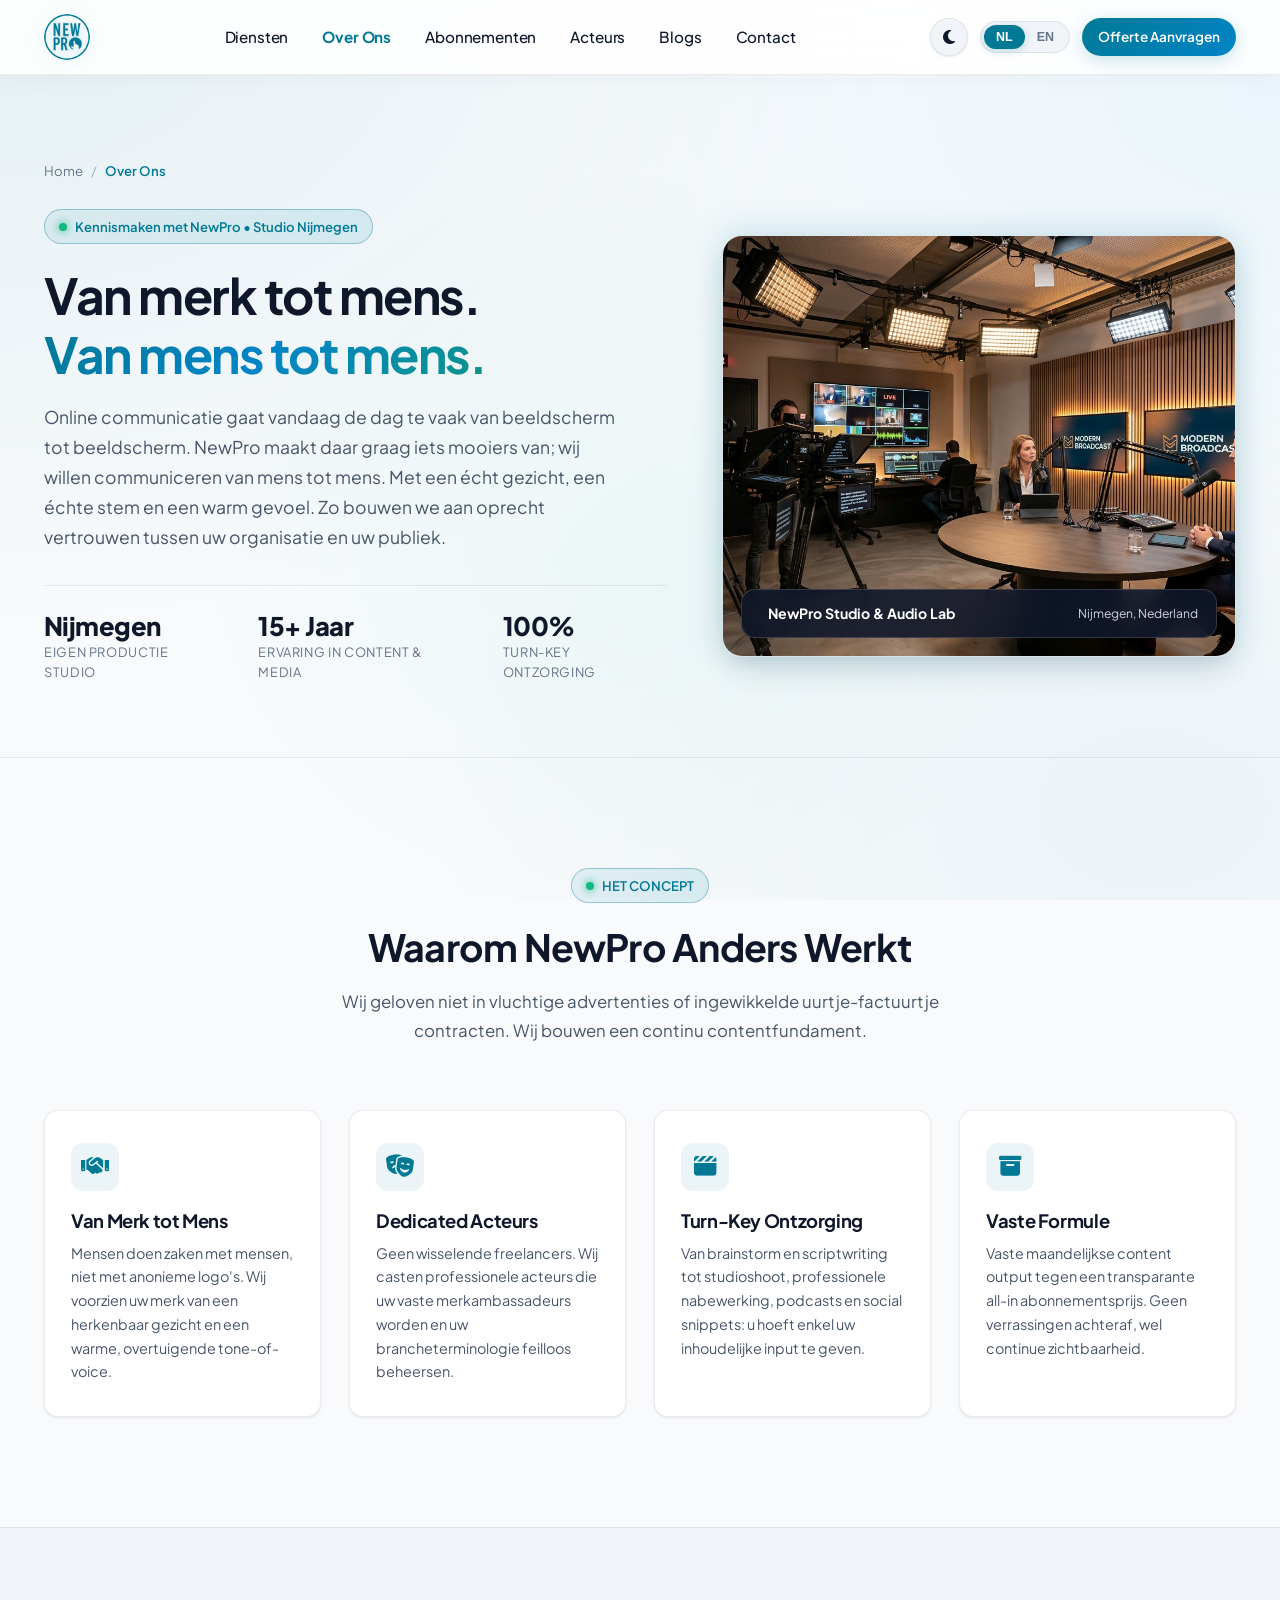
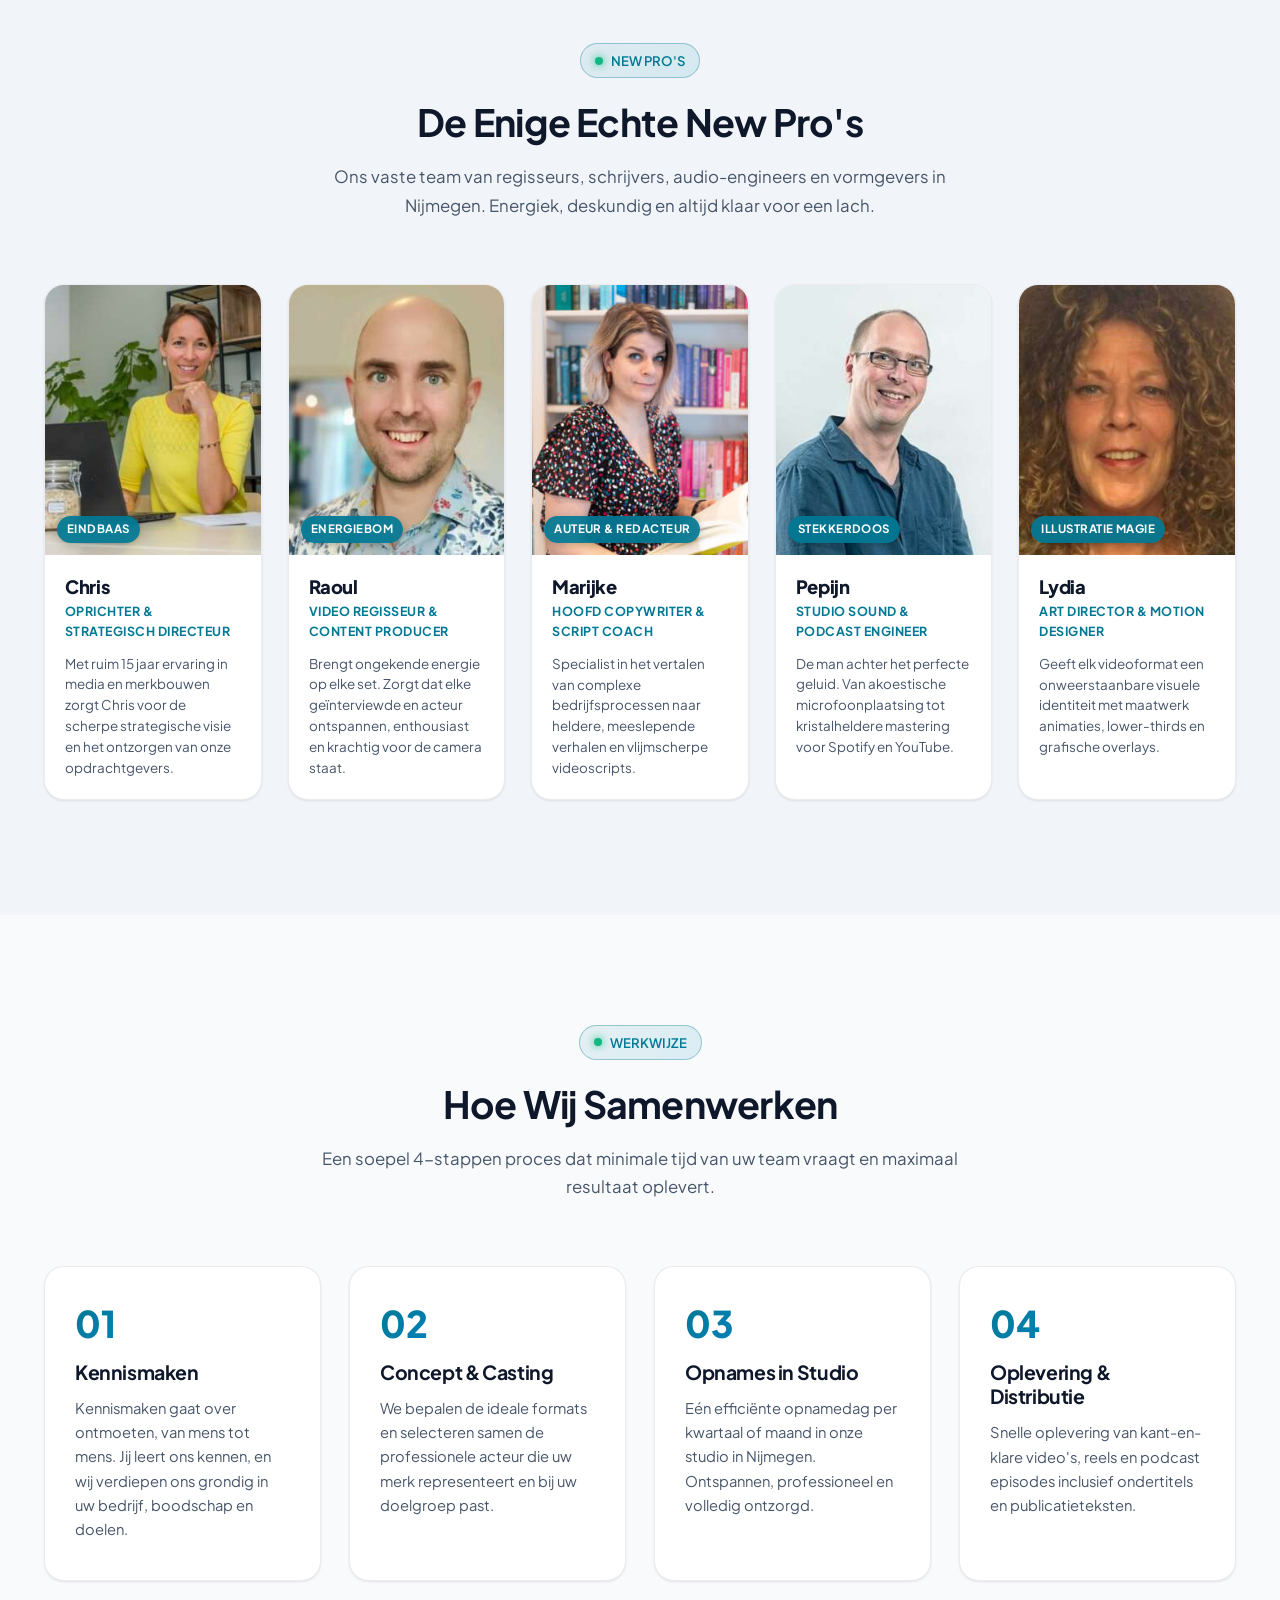
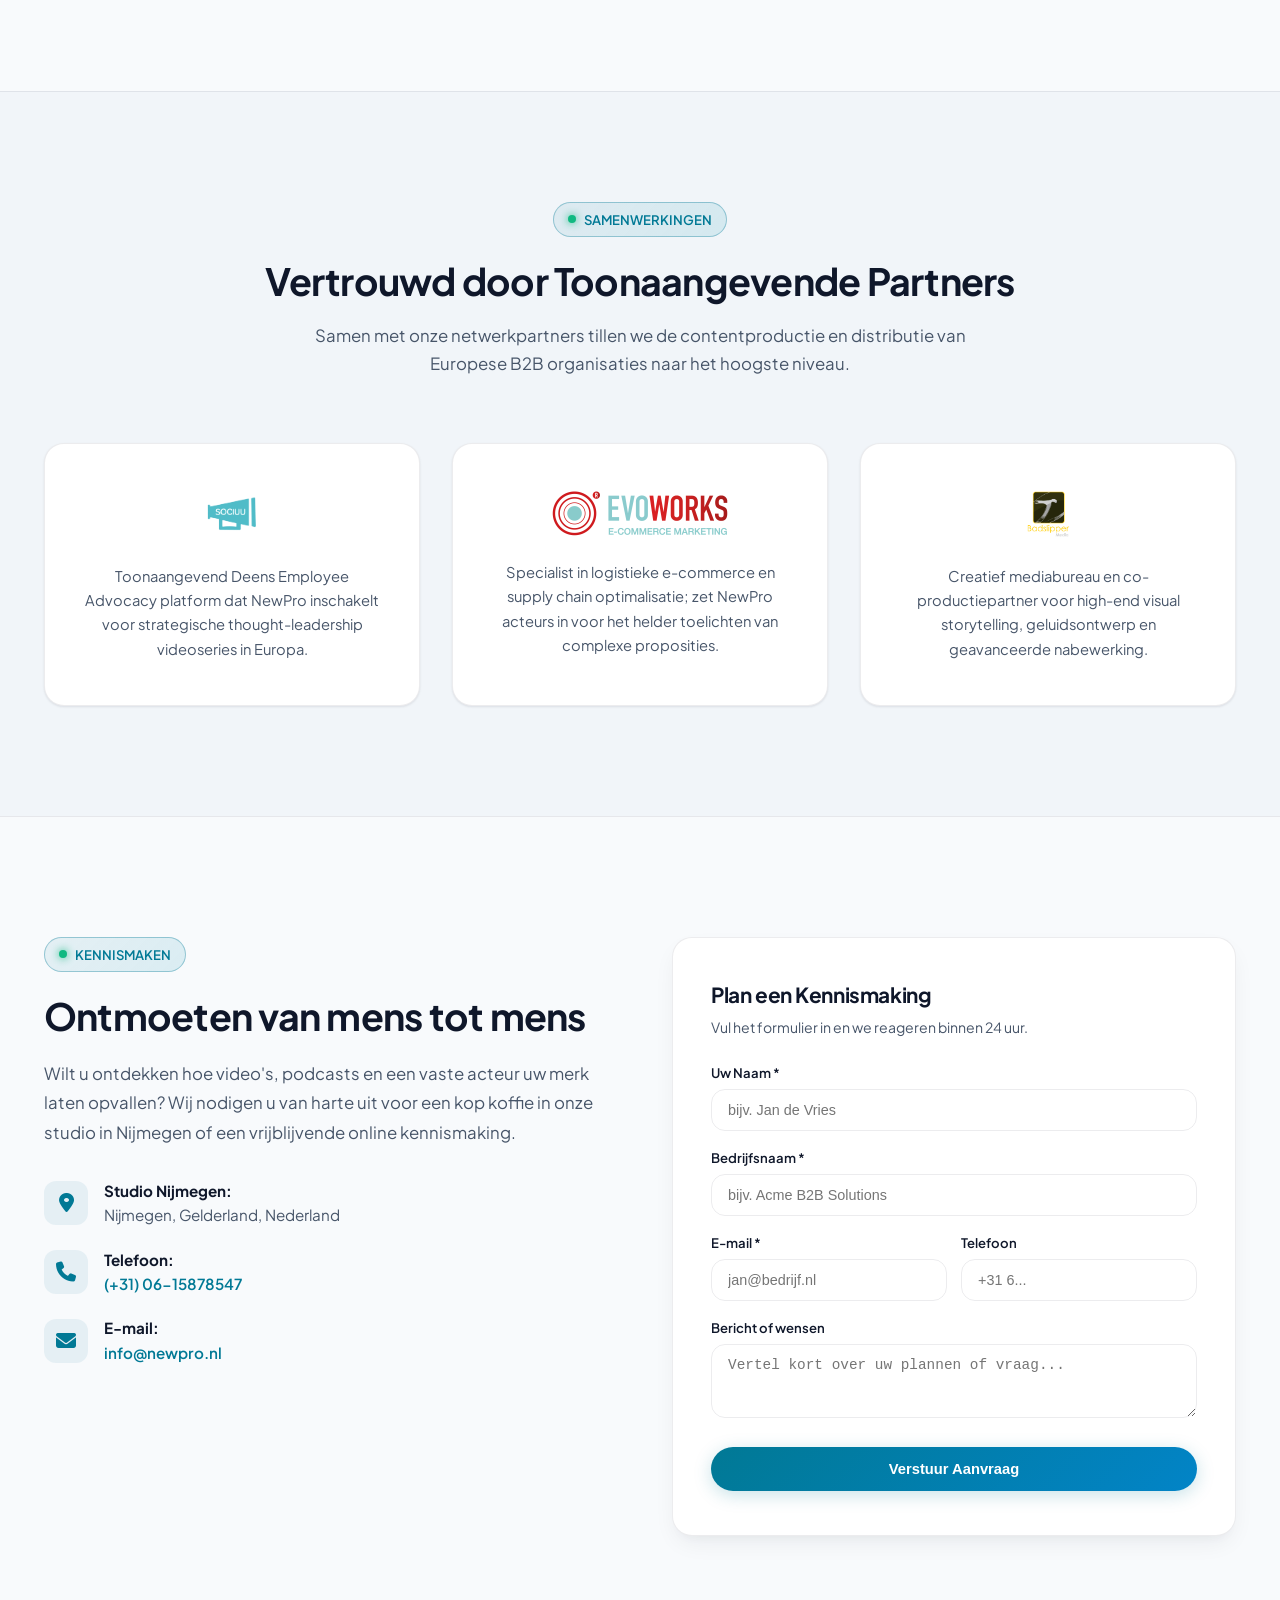
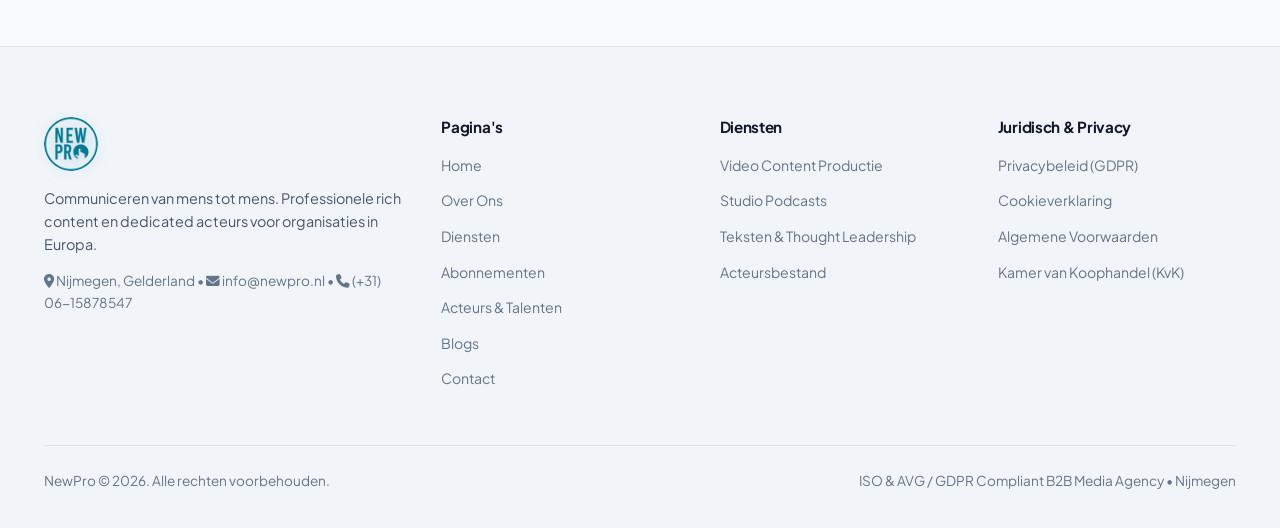
<file: over-ons.html>
<!DOCTYPE html>
<html lang="nl" data-theme="light">
<head>
  <meta charset="UTF-8">
  <meta name="viewport" content="width=device-width, initial-scale=1.0">
  <title>Over Ons | NewPro - Van Merk tot Mens</title>
  <meta name="description" content="Kennismaken met NewPro. Wij communiceren van mens tot mens met een echt gezicht en een echte stem via video, podcast en tekst. Ontdek onze studio in Nijmegen en ons team van New Pro's.">
  <link rel="icon" type="image/png" href="logo.png">
  <link rel="apple-touch-icon" href="logo.png">

  <!-- Google Fonts: Plus Jakarta Sans -->
  <link rel="preconnect" href="https://fonts.googleapis.com">
  <link rel="preconnect" href="https://fonts.gstatic.com" crossorigin>
  <link href="https://fonts.googleapis.com/css2?family=Plus+Jakarta+Sans:wght@400;500;600;700;800&display=swap" rel="stylesheet">

  <!-- Font Awesome Icons -->
  <link rel="stylesheet" href="https://cdnjs.cloudflare.com/ajax/libs/font-awesome/6.5.1/css/all.min.css">

  <link rel="stylesheet" href="style.css">
</head>
<body>

  <!-- Top Navigation -->
  <header class="header-nav">
    <div class="container nav-wrap">
      <a href="index.html" class="brand-logo" aria-label="NewPro Home">
        <img src="logo.png" alt="NewPro" class="brand-logo-img">
      </a>

      <nav>
        <ul class="nav-links">
          <li><a href="index.html#diensten" data-nl="Diensten" data-en="Services" data-id="Layanan">Diensten</a></li>
          <li><a href="over-ons.html" class="active" data-nl="Over Ons" data-en="About Us" data-id="Tentang Kami">Over Ons</a></li>
          <li><a href="abonnementen.html" data-nl="Abonnementen" data-en="Subscriptions" data-id="Paket Langganan">Abonnementen</a></li>
          <li><a href="acteurs.html" data-nl="Acteurs" data-en="Actors &amp; Talents" data-id="Aktor &amp; Talent">Acteurs</a></li>
          <li><a href="blogs.html" data-nl="Blogs" data-en="Blogs" data-id="Blog">Blogs</a></li>
          <li><a href="contact.html" data-nl="Contact" data-en="Contact" data-id="Kontak">Contact</a></li>
        </ul>
      </nav>

      <div class="nav-actions">
        <!-- Theme Toggle Switcher -->
        <button id="themeToggleBtn" class="theme-toggle-btn" aria-label="Toggle Light / Dark mode" title="Ganti Tema">
          <i class="fa-solid fa-sun sun-icon"></i>
          <i class="fa-solid fa-moon moon-icon"></i>
        </button>

        <!-- Language Switcher: NL, EN -->
        <div class="lang-switcher">
          <button class="lang-btn active" data-lang="nl">NL</button>
          <button class="lang-btn" data-lang="en">EN</button>
        </div>

        <a href="abonnementen.html#offerte-form" class="btn btn-primary btn-sm" data-nl="Offerte Aanvragen" data-en="Request Quote" data-id="Minta Penawaran">Offerte Aanvragen</a>
      </div>
    </div>
  </header>

  <!-- Main Content: Over Ons -->
  <main>
    <!-- About Hero Section -->
    <section class="about-hero">
      <div class="container">
        <!-- Breadcrumbs -->
        <nav class="breadcrumbs" aria-label="Breadcrumb">
          <a href="index.html" data-nl="Home" data-en="Home" data-id="Beranda">Home</a>
          <span class="sep">/</span>
          <span class="current" data-nl="Over Ons" data-en="About Us" data-id="Tentang Kami">Over Ons</span>
        </nav>

        <div class="about-hero-grid">
          <div class="about-hero-content">
            <div class="hero-tag">
              <span class="dot"></span>
              <span data-nl="Kennismaken met NewPro • Studio Nijmegen" data-en="Meet NewPro • Studio Nijmegen" data-id="Mengenal NewPro • Studio Nijmegen">Kennismaken met NewPro • Studio Nijmegen</span>
            </div>

            <h1 class="hero-title" data-nl="Van merk tot mens. <span class='gradient-text'>Van mens tot mens.</span>" data-en="From brand to human. <span class='gradient-text'>Human to human.</span>" data-id="Dari merek ke manusia. <span class='gradient-text'>Dari manusia ke manusia.</span>">
              Van merk tot mens. <span class="gradient-text">Van mens tot mens.</span>
            </h1>

            <p class="hero-desc" data-nl="Online communicatie gaat vandaag de dag te vaak van beeldscherm tot beeldscherm. NewPro maakt daar graag iets mooiers van; wij willen communiceren van mens tot mens. Met een écht gezicht, een échte stem en een warm gevoel. Zo bouwen we aan oprecht vertrouwen tussen uw organisatie en uw publiek." data-en="Today, digital communication all too often happens screen-to-screen. NewPro transforms this: we communicate human-to-human. With a genuine face, an authentic voice, and warmth. That is how we forge enduring trust between your organization and your audience." data-id="Komunikasi digital hari ini terlalu sering berjalan kaku dari layar ke layar. NewPro hadir untuk mengubahnya menjadi komunikasi antar-manusia nyata: dengan wajah asli, suara tulus, dan kedekatan emosional untuk membangun kepercayaan kuat bagi bisnis Anda.">
              Online communicatie gaat vandaag de dag te vaak van beeldscherm tot beeldscherm. NewPro maakt daar graag iets mooiers van; wij willen communiceren van mens tot mens. Met een écht gezicht, een échte stem en een warm gevoel. Zo bouwen we aan oprecht vertrouwen tussen uw organisatie en uw publiek.
            </p>

            <div class="hero-stats-row" style="margin-top: 30px;">
              <div class="stat-item">
                <h4>Nijmegen</h4>
                <p data-nl="Eigen Productie Studio" data-en="Dedicated Production Studio" data-id="Studio Produksi Mandiri">Eigen Productie Studio</p>
              </div>
              <div class="stat-item">
                <h4>15+ Jaar</h4>
                <p data-nl="Ervaring in Content &amp; Media" data-en="Media &amp; Content Experience" data-id="Pengalaman Media &amp; Konten">Ervaring in Content &amp; Media</p>
              </div>
              <div class="stat-item">
                <h4>100%</h4>
                <p data-nl="Turn-Key Ontzorging" data-en="Turn-Key Execution" data-id="Layanan Produksi Tuntas">Turn-Key Ontzorging</p>
              </div>
            </div>
          </div>

          <!-- Studio Showcase Box -->
          <div class="studio-showcase-box">
            <img src="assets/studio.jpg" alt="NewPro Studio Nijmegen" class="studio-showcase-img">
            <div class="studio-floating-tag">
              <div class="studio-tag-title">
                <span class="dot"></span>
                <span>NewPro Studio &amp; Audio Lab</span>
              </div>
              <div class="studio-tag-desc" data-nl="Nijmegen, Nederland" data-en="Nijmegen, Netherlands" data-id="Nijmegen, Belanda">Nijmegen, Nederland</div>
            </div>
          </div>
        </div>
      </div>
    </section>

    <!-- Het Concept: Onze Kernwaarden -->
    <section class="section" style="background: var(--bg-main); border-top: 1px solid var(--border-glass);">
      <div class="container">
        <div class="section-header text-center">
          <div class="hero-tag" style="margin: 0 auto 16px;">
            <span class="dot"></span>
            <span data-nl="HET CONCEPT" data-en="OUR CONCEPT" data-id="KONSEP UTAMA">HET CONCEPT</span>
          </div>
          <h2 data-nl="Waarom NewPro Anders Werkt" data-en="Why NewPro Does Things Differently" data-id="Mengapa Pendekatan NewPro Berbeda">
            Waarom NewPro Anders Werkt
          </h2>
          <p class="section-desc" data-nl="Wij geloven niet in vluchtige advertenties of ingewikkelde uurtje-factuurtje contracten. Wij bouwen een continu contentfundament." data-en="We don't believe in fleeting ads or complicated hourly billing. We establish a recurring, compounding content engine." data-id="Kami tidak percaya pada iklan instan yang cepat hilang atau penagihan per jam yang rumit. Kami membangun mesin konten berkelanjutan yang terpercaya.">
            Wij geloven niet in vluchtige advertenties of ingewikkelde uurtje-factuurtje contracten. Wij bouwen een continu contentfundament.
          </p>
        </div>

        <div class="values-grid">
          <!-- Card 1 -->
          <div class="value-card">
            <div class="value-icon-box"><i class="fa-solid fa-handshake"></i></div>
            <h3 data-nl="Van Merk tot Mens" data-en="From Brand to Human" data-id="Dari Merek ke Manusia">Van Merk tot Mens</h3>
            <p data-nl="Mensen doen zaken met mensen, niet met anonieme logo's. Wij voorzien uw merk van een herkenbaar gezicht en een warme, overtuigende tone-of-voice." data-en="People do business with people, not anonymous logos. We endow your brand with a familiar face and a warm, authoritative tone of voice." data-id="Klien bermitra dengan manusia, bukan logo tanpa ekspresi. Kami memberikan wajah berkarakter dan gaya komunikasi yang hangat serta meyakinkan bagi merek Anda.">
              Mensen doen zaken met mensen, niet met anonieme logo's. Wij voorzien uw merk van een herkenbaar gezicht en een warme, overtuigende tone-of-voice.
            </p>
          </div>

          <!-- Card 2 -->
          <div class="value-card">
            <div class="value-icon-box"><i class="fa-solid fa-masks-theater"></i></div>
            <h3 data-nl="Dedicated Acteurs" data-en="Dedicated Actors" data-id="Aktor &amp; Talent Khusus">Dedicated Acteurs</h3>
            <p data-nl="Geen wisselende freelancers. Wij casten professionele acteurs die uw vaste merkambassadeurs worden en uw brancheterminologie feilloos beheersen." data-en="No rotating cast of freelancers. We cast professional actors who become dedicated ambassadors and master your industry terminology." data-id="Tanpa pergantian talent sembarangan. Kami memilih aktor profesional yang menjadi duta konsisten merek Anda serta menguasai terminologi industri dengan fasih.">
              Geen wisselende freelancers. Wij casten professionele acteurs die uw vaste merkambassadeurs worden en uw brancheterminologie feilloos beheersen.
            </p>
          </div>

          <!-- Card 3 -->
          <div class="value-card">
            <div class="value-icon-box"><i class="fa-solid fa-clapperboard"></i></div>
            <h3 data-nl="Turn-Key Ontzorging" data-en="Turn-Key Production" data-id="Produksi Tuntas &amp; Praktis">Turn-Key Ontzorging</h3>
            <p data-nl="Van brainstorm en scriptwriting tot studioshoot, professionele nabewerking, podcasts en social snippets: u hoeft enkel uw inhoudelijke input te geven." data-en="From brainstorming and scriptwriting to studio filming, sound engineering, podcasts, and social snippets: you simply share your industry insight." data-id="Mulai dari pengembangan ide, naskah, syuting di studio, tata suara, podcast, hingga potongan media sosial: Anda hanya perlu membagikan poin keahlian bisnis Anda.">
              Van brainstorm en scriptwriting tot studioshoot, professionele nabewerking, podcasts en social snippets: u hoeft enkel uw inhoudelijke input te geven.
            </p>
          </div>

          <!-- Card 4 -->
          <div class="value-card">
            <div class="value-icon-box"><i class="fa-solid fa-box-archive"></i></div>
            <h3 data-nl="Vaste Formule" data-en="Predictable Retainer" data-id="Paket Berlangganan Pasti">Vaste Formule</h3>
            <p data-nl="Vaste maandelijkse content output tegen een transparante all-in abonnementsprijs. Geen verrassingen achteraf, wel continue zichtbaarheid." data-en="Predictable recurring content cadence at a transparent all-inclusive retainer. No budget surprises, guaranteed visibility." data-id="Pengiriman konten teratur setiap bulan dengan biaya langganan yang transparan dan pasti. Tanpa biaya tersembunyi, dengan jaminan kehadiran brand yang konsisten.">
              Vaste maandelijkse content output tegen een transparante all-in abonnementsprijs. Geen verrassingen achteraf, wel continue zichtbaarheid.
            </p>
          </div>
        </div>
      </div>
    </section>

    <!-- Team Section: De Enige Echte New Pro's -->
    <section class="section-team">
      <div class="container">
        <div class="section-header text-center">
          <div class="hero-tag" style="margin: 0 auto 16px;">
            <span class="dot"></span>
            <span data-nl="NEW PRO'S" data-en="MEET THE TEAM" data-id="TIM NEWPRO">NEW PRO'S</span>
          </div>
          <h2 data-nl="De Enige Echte New Pro's" data-en="The One and Only New Pro's" data-id="Tim Inti &amp; Para Profesional NewPro">
            De Enige Echte New Pro's
          </h2>
          <p class="section-desc" data-nl="Ons vaste team van regisseurs, schrijvers, audio-engineers en vormgevers in Nijmegen. Energiek, deskundig en altijd klaar voor een lach." data-en="Our resident team of directors, writers, sound engineers, and visual designers in Nijmegen. Skilled, energetic, and passionate about storytelling." data-id="Tim profesional kami yang terdiri dari sutradara, penulis naskah, teknisi audio, dan desainer visual di Nijmegen. Berdedikasi, energik, dan ahli di bidangnya.">
            Ons vaste team van regisseurs, schrijvers, audio-engineers en vormgevers in Nijmegen. Energiek, deskundig en altijd klaar voor een lach.
          </p>
        </div>

        <div class="team-grid">
          <!-- Member 1: Chris -->
          <div class="team-card">
            <div class="team-img-box">
              <img src="assets/team/chris.jpg" alt="Chris - EindBaas NewPro" class="team-img">
              <span class="team-badge-quirky">EindBaas</span>
            </div>
            <div class="team-info">
              <h3 class="team-name">Chris</h3>
              <div class="team-role" data-nl="Oprichter &amp; Strategisch Directeur" data-en="Founder &amp; Strategy Director" data-id="Pendiri &amp; Direktur Strategis">Oprichter &amp; Strategisch Directeur</div>
              <p class="team-bio" data-nl="Met ruim 15 jaar ervaring in media en merkbouwen zorgt Chris voor de scherpe strategische visie en het ontzorgen van onze opdrachtgevers." data-en="With over 15 years in media and brand strategy, Chris guides our overarching vision and ensures every partner achieves impactful reach." data-id="Dengan pengalaman lebih dari 15 tahun dalam dunia media dan strategi brand, Chris memimpin arah visi strategis dan memastikan mitra mendapatkan hasil terbaik.">
                Met ruim 15 jaar ervaring in media en merkbouwen zorgt Chris voor de scherpe strategische visie en het ontzorgen van onze opdrachtgevers.
              </p>
            </div>
          </div>

          <!-- Member 2: Raoul -->
          <div class="team-card">
            <div class="team-img-box">
              <img src="assets/team/raoul.jpg" alt="Raoul - Energiebom NewPro" class="team-img">
              <span class="team-badge-quirky">Energiebom</span>
            </div>
            <div class="team-info">
              <h3 class="team-name">Raoul</h3>
              <div class="team-role" data-nl="Video Regisseur &amp; Content Producer" data-en="Video Director &amp; Content Producer" data-id="Sutradara Video &amp; Produser Konten">Video Regisseur &amp; Content Producer</div>
              <p class="team-bio" data-nl="Brengt ongekende energie op elke set. Zorgt dat elke geïnterviewde en acteur ontspannen, enthousiast en krachtig voor de camera staat." data-en="Brings unmatched positive energy to every set. Ensures every presenter, executive, and actor feels relaxed and confident on camera." data-id="Membawa energi positif luar biasa di setiap set produksi. Menjaga narasumber dan aktor tetap rileks, antusias, dan berwibawa di depan lensa kamera.">
                Brengt ongekende energie op elke set. Zorgt dat elke geïnterviewde en acteur ontspannen, enthousiast en krachtig voor de camera staat.
              </p>
            </div>
          </div>

          <!-- Member 3: Marijke -->
          <div class="team-card">
            <div class="team-img-box">
              <img src="assets/team/marijke.jpg" alt="Marijke - Auteur & Redacteur" class="team-img">
              <span class="team-badge-quirky">Auteur &amp; Redacteur</span>
            </div>
            <div class="team-info">
              <h3 class="team-name">Marijke</h3>
              <div class="team-role" data-nl="Hoofd Copywriter &amp; Script Coach" data-en="Lead Copywriter &amp; Script Editor" data-id="Penulis Naskah Utama &amp; Editor">Hoofd Copywriter &amp; Script Coach</div>
              <p class="team-bio" data-nl="Specialist in het vertalen van complexe bedrijfsprocessen naar heldere, meeslepende verhalen en vlijmscherpe videoscripts." data-en="Distills complex business operations into clear, compelling narratives and razor-sharp scripts that immediately hook audiences." data-id="Spesialis dalam menyederhanakan proses bisnis rumit menjadi narasi yang memikat, berbobot, dan naskah video yang langsung menarik perhatian audiens.">
                Specialist in het vertalen van complexe bedrijfsprocessen naar heldere, meeslepende verhalen en vlijmscherpe videoscripts.
              </p>
            </div>
          </div>

          <!-- Member 4: Pepijn -->
          <div class="team-card">
            <div class="team-img-box">
              <img src="assets/team/pepijn.jpg" alt="Pepijn - Stekkerdoos NewPro" class="team-img">
              <span class="team-badge-quirky">Stekkerdoos</span>
            </div>
            <div class="team-info">
              <h3 class="team-name">Pepijn</h3>
              <div class="team-role" data-nl="Studio Sound &amp; Podcast Engineer" data-en="Studio Sound &amp; Podcast Engineer" data-id="Teknisi Audio Studio &amp; Podcast">Studio Sound &amp; Podcast Engineer</div>
              <p class="team-bio" data-nl="De man achter het perfecte geluid. Van akoestische microfoonplaatsing tot kristalheldere mastering voor Spotify en YouTube." data-en="The master behind pristine acoustics. From studio microphone placement to pristine mastering for Spotify and YouTube." data-id="Ahli di balik keindahan dan kejernihan suara studio. Menangani tata mikrofon akustik hingga mastering standar siaran Spotify dan YouTube.">
                De man achter het perfecte geluid. Van akoestische microfoonplaatsing tot kristalheldere mastering voor Spotify en YouTube.
              </p>
            </div>
          </div>

          <!-- Member 5: Lydia -->
          <div class="team-card">
            <div class="team-img-box">
              <img src="assets/team/lydia.jpg" alt="Lydia - Grafisch en Illustratie Magie" class="team-img">
              <span class="team-badge-quirky">Illustratie Magie</span>
            </div>
            <div class="team-info">
              <h3 class="team-name">Lydia</h3>
              <div class="team-role" data-nl="Art Director &amp; Motion Designer" data-en="Art Director &amp; Motion Designer" data-id="Art Director &amp; Motion Designer">Art Director &amp; Motion Designer</div>
              <p class="team-bio" data-nl="Geeft elk videoformat een onweerstaanbare visuele identiteit met maatwerk animaties, lower-thirds en grafische overlays." data-en="Infuses every video series with a standout visual identity through custom motion graphics, broadcast lower-thirds, and slick animations." data-id="Memberikan identitas visual istimewa untuk setiap seri video melalui animasi grafis gerak, tata teks siaran profesional, dan sentuhan visual berkelas.">
                Geeft elk videoformat een onweerstaanbare visuele identiteit met maatwerk animaties, lower-thirds en grafische overlays.
              </p>
            </div>
          </div>
        </div>
      </div>
    </section>

    <!-- Onze Werkwijze: 4 Stappen -->
    <section class="section" style="background: var(--bg-main);">
      <div class="container">
        <div class="section-header text-center">
          <div class="hero-tag" style="margin: 0 auto 16px;">
            <span class="dot"></span>
            <span data-nl="WERKWIJZE" data-en="OUR PROCESS" data-id="ALUR KERJA">WERKWIJZE</span>
          </div>
          <h2 data-nl="Hoe Wij Samenwerken" data-en="How We Collaborate" data-id="Bagaimana Kami Bekerja Sama">
            Hoe Wij Samenwerken
          </h2>
          <p class="section-desc" data-nl="Een soepel 4-stappen proces dat minimale tijd van uw team vraagt en maximaal resultaat oplevert." data-en="A streamlined 4-step framework requiring minimal internal effort from your team while delivering maximum impact." data-id="Proses kerja terstruktur 4 langkah yang hemat waktu bagi tim internal Anda, namun memberikan hasil konten dengan dampak maksimal.">
            Een soepel 4-stappen proces dat minimale tijd van uw team vraagt en maximaal resultaat oplevert.
          </p>
        </div>

        <div class="steps-grid">
          <!-- Step 1 -->
          <div class="step-card">
            <div class="step-number">01</div>
            <h3 data-nl="Kennismaken" data-en="1. Introduction" data-id="1. Perkenalan &amp; Riset">Kennismaken</h3>
            <p data-nl="Kennismaken gaat over ontmoeten, van mens tot mens. Jij leert ons kennen, en wij verdiepen ons grondig in uw bedrijf, boodschap en doelen." data-en="Meeting human to human. You get to know us, and we immerse ourselves in your brand values, target audience, and business goals." data-id="Pertemuan manusiawi yang akrab. Anda mengenal tim kami, dan kami mempelajari proposisi nilai serta target sasaran bisnis Anda secara komprehensif.">
              Kennismaken gaat over ontmoeten, van mens tot mens. Jij leert ons kennen, en wij verdiepen ons grondig in uw bedrijf, boodschap en doelen.
            </p>
          </div>

          <!-- Step 2 -->
          <div class="step-card">
            <div class="step-number">02</div>
            <h3 data-nl="Concept &amp; Casting" data-en="2. Concept &amp; Casting" data-id="2. Konsep &amp; Kasting">Concept &amp; Casting</h3>
            <p data-nl="We bepalen de ideale formats en selecteren samen de professionele acteur die uw merk representeert en bij uw doelgroep past." data-en="We develop the recurring content format and cast the dedicated professional talent who resonates best with your market." data-id="Kami merancang format tayangan berkala dan menyeleksi aktor profesional yang paling tepat untuk merepresentasikan reputasi brand Anda.">
              We bepalen de ideale formats en selecteren samen de professionele acteur die uw merk representeert en bij uw doelgroep past.
            </p>
          </div>

          <!-- Step 3 -->
          <div class="step-card">
            <div class="step-number">03</div>
            <h3 data-nl="Opnames in Studio" data-en="3. Studio Production" data-id="3. Produksi Studio">Opnames in Studio</h3>
            <p data-nl="Eén efficiënte opnamedag per kwartaal of maand in onze studio in Nijmegen. Ontspannen, professioneel en volledig ontzorgd." data-en="One focused, highly productive filming session per quarter or month at our Nijmegen studio. Relaxed and fully managed." data-id="Satu sesi syuting terorganisir per kuartal atau bulan di studio Nijmegen kami. Suasana santai, efisien, dan ditangani secara penuh oleh tim ahli.">
              Eén efficiënte opnamedag per kwartaal of maand in onze studio in Nijmegen. Ontspannen, professioneel en volledig ontzorgd.
            </p>
          </div>

          <!-- Step 4 -->
          <div class="step-card">
            <div class="step-number">04</div>
            <h3 data-nl="Oplevering &amp; Distributie" data-en="4. Delivery &amp; Distribution" data-id="4. Finalisasi &amp; Tayang">Oplevering &amp; Distributie</h3>
            <p data-nl="Snelle oplevering van kant-en-klare video's, reels en podcast episodes inclusief ondertitels en publicatieteksten." data-en="Swift delivery of final 4K videos, vertical reels, and podcast masters with burned-in subtitles and post-ready copy." data-id="Pengiriman tepat waktu atas video master 4K, klip reels vertikal, dan audio podcast dengan takarir serta teks keterangan siap unggah.">
              Snelle oplevering van kant-en-klare video's, reels en podcast episodes inclusief ondertitels en publicatieteksten.
            </p>
          </div>
        </div>
      </div>
    </section>

    <!-- Partners Section -->
    <section class="section" style="background: var(--bg-section-alt); border-top: 1px solid var(--border-glass);">
      <div class="container">
        <div class="section-header text-center">
          <div class="hero-tag" style="margin: 0 auto 16px;">
            <span class="dot"></span>
            <span data-nl="SAMENWERKINGEN" data-en="OUR PARTNERS" data-id="MITRA STRATEGIS">SAMENWERKINGEN</span>
          </div>
          <h2 data-nl="Vertrouwd door Toonaangevende Partners" data-en="Trusted by Strategic Partners" data-id="Dipercaya oleh Mitra Strategis">
            Vertrouwd door Toonaangevende Partners
          </h2>
          <p class="section-desc" data-nl="Samen met onze netwerkpartners tillen we de contentproductie en distributie van Europese B2B organisaties naar het hoogste niveau." data-en="Alongside our technology and media partners, we elevate content creation and audience reach across European B2B organizations." data-id="Bekerja sama dengan mitra teknologi dan media terkemuka, kami meningkatkan standar produksi konten dan jangkauan audiens bisnis di Eropa.">
            Samen met onze netwerkpartners tillen we de contentproductie en distributie van Europese B2B organisaties naar het hoogste niveau.
          </p>
        </div>

        <div class="partners-grid">
          <!-- Partner 1: Sociuu -->
          <div class="partner-box">
            <img src="assets/partners/sociuu.png" alt="Sociuu Employee Advocacy Partner" class="partner-logo-img">
            <p class="partner-desc" data-nl="Toonaangevend Deens Employee Advocacy platform dat NewPro inschakelt voor strategische thought-leadership videoseries in Europa." data-en="Premier Danish Employee Advocacy platform collaborating with NewPro for strategic thought-leadership series across Europe." data-id="Platform Employee Advocacy terdepan asal Denmark yang berkolaborasi dengan NewPro untuk seri thought-leadership strategis di Eropa.">
              Toonaangevend Deens Employee Advocacy platform dat NewPro inschakelt voor strategische thought-leadership videoseries in Europa.
            </p>
          </div>

          <!-- Partner 2: Evoworks -->
          <div class="partner-box">
            <img src="assets/partners/evoworks.png" alt="Evoworks B2B Logistics Partner" class="partner-logo-img">
            <p class="partner-desc" data-nl="Specialist in logistieke e-commerce en supply chain optimalisatie; zet NewPro acteurs in voor het helder toelichten van complexe proposities." data-en="Supply chain & logistics optimization leaders utilizing dedicated NewPro actors to articulate intricate value propositions." data-id="Pakar logistik dan rantai pasok B2B terkemuka yang memanfaatkan aktor NewPro untuk menyampaikan materi teknis yang meyakinkan bagi klien enterprise.">
              Specialist in logistieke e-commerce en supply chain optimalisatie; zet NewPro acteurs in voor het helder toelichten van complexe proposities.
            </p>
          </div>

          <!-- Partner 3: Bad Slipper Media -->
          <div class="partner-box">
            <img src="assets/partners/badslipper.png" alt="Bad Slipper Media Partner" class="partner-logo-img">
            <p class="partner-desc" data-nl="Creatief mediabureau en co-productiepartner voor high-end visual storytelling, geluidsontwerp en geavanceerde nabewerking." data-en="Creative media studio and co-production ally for high-end visual storytelling, soundscapes, and advanced post-production." data-id="Studio media kreatif dan mitra pascaproduksi untuk visual storytelling kelas atas, tata musik, dan penyuntingan sinematik.">
              Creatief mediabureau en co-productiepartner voor high-end visual storytelling, geluidsontwerp en geavanceerde nabewerking.
            </p>
          </div>
        </div>
      </div>
    </section>

    <!-- Kennismaken / Contact Section -->
    <section class="section" id="contact" style="background: var(--bg-main); border-top: 1px solid var(--border-glass);">
      <div class="container">
        <div class="contact-grid">
          <div>
            <div class="hero-tag" style="margin-bottom: 20px;">
              <span class="dot"></span>
              <span data-nl="KENNISMAKEN" data-en="GET IN TOUCH" data-id="HUBUNGI KAMI">KENNISMAKEN</span>
            </div>
            <h2 style="font-size: 2.35rem; margin-bottom: 20px; line-height: 1.25;" data-nl="Ontmoeten van mens tot mens" data-en="Let's Connect Human to Human" data-id="Mari Berkenalan dari Hati ke Hati">
              Ontmoeten van mens tot mens
            </h2>
            <p style="font-size: 1.05rem; line-height: 1.75; color: var(--text-muted); margin-bottom: 32px;" data-nl="Wilt u ontdekken hoe video's, podcasts en een vaste acteur uw merk laten opvallen? Wij nodigen u van harte uit voor een kop koffie in onze studio in Nijmegen of een vrijblijvende online kennismaking." data-en="Curious to see how video series, podcasts, and a dedicated actor can elevate your brand resonance? We warmly welcome you for a coffee at our Nijmegen studio or a friendly online intro." data-id="Ingin mengetahui bagaimana seri video, podcast, dan aktor khusus dapat membuat merek Anda jauh lebih dipercaya? Kami mengundang Anda dengan hangat untuk berbincang santai di studio kami di Nijmegen atau melalui sesi pertemuan online.">
              Wilt u ontdekken hoe video's, podcasts en een vaste acteur uw merk laten opvallen? Wij nodigen u van harte uit voor een kop koffie in onze studio in Nijmegen of een vrijblijvende online kennismaking.
            </p>

            <div style="display: flex; flex-direction: column; gap: 20px; margin-bottom: 30px;">
              <div style="display: flex; align-items: center; gap: 16px; font-size: 0.95rem; color: var(--text-main);">
                <div style="width: 44px; height: 44px; border-radius: 12px; background: var(--primary-subtle); color: var(--primary); display: flex; align-items: center; justify-content: center; font-size: 1.25rem;"><i class="fa-solid fa-location-dot"></i></div>
                <div>
                  <strong>Studio Nijmegen:</strong><br>
                  <span style="color: var(--text-muted);">Nijmegen, Gelderland, Nederland</span>
                </div>
              </div>

              <div style="display: flex; align-items: center; gap: 16px; font-size: 0.95rem; color: var(--text-main);">
                <div style="width: 44px; height: 44px; border-radius: 12px; background: var(--primary-subtle); color: var(--primary); display: flex; align-items: center; justify-content: center; font-size: 1.25rem;"><i class="fa-solid fa-phone"></i></div>
                <div>
                  <strong>Telefoon:</strong><br>
                  <a href="tel:+310615878547" style="color: var(--primary); font-weight: 600;">(+31) 06-15878547</a>
                </div>
              </div>

              <div style="display: flex; align-items: center; gap: 16px; font-size: 0.95rem; color: var(--text-main);">
                <div style="width: 44px; height: 44px; border-radius: 12px; background: var(--primary-subtle); color: var(--primary); display: flex; align-items: center; justify-content: center; font-size: 1.25rem;"><i class="fa-solid fa-envelope"></i></div>
                <div>
                  <strong>E-mail:</strong><br>
                  <a href="mailto:info@newpro.nl" style="color: var(--primary); font-weight: 600;">info@newpro.nl</a>
                </div>
              </div>
            </div>
          </div>

          <!-- Contact Form Box -->
          <div style="background: var(--bg-card); border: 1px solid var(--border-glass); border-radius: var(--radius-lg); padding: 44px 38px; box-shadow: var(--shadow-md);">
            <h3 style="font-size: 1.3rem; margin-bottom: 8px; color: var(--text-main);" data-nl="Plan een Kennismaking" data-en="Book an Introduction" data-id="Jadwalkan Sesi Perkenalan">
              Plan een Kennismaking
            </h3>
            <p style="font-size: 0.88rem; color: var(--text-muted); margin-bottom: 24px;" data-nl="Vul het formulier in en we reageren binnen 24 uur." data-en="Fill in your details and we will respond within 24 hours." data-id="Isi data Anda dan kami akan merespons dalam 24 jam.">
              Vul het formulier in en we reageren binnen 24 uur.
            </p>

            <form onsubmit="event.preventDefault(); alert('Bedankt voor uw bericht! We nemen binnen 24 uur contact met u op.');">
              <div style="margin-bottom: 16px;">
                <label style="display: block; font-size: 0.82rem; font-weight: 600; margin-bottom: 6px; color: var(--text-main);" data-nl="Uw Naam *" data-en="Your Name *" data-id="Nama Anda *">Uw Naam *</label>
                <input type="text" required placeholder="bijv. Jan de Vries" data-nl="bijv. Jan de Vries" data-en="e.g. John Doe" data-id="cth. Budi Santoso" style="width: 100%; padding: 12px 16px; border-radius: var(--radius-md); border: 1px solid var(--border-glass); background: var(--bg-card-alt); color: var(--text-main); font-size: 0.9rem;">
              </div>

              <div style="margin-bottom: 16px;">
                <label style="display: block; font-size: 0.82rem; font-weight: 600; margin-bottom: 6px; color: var(--text-main);" data-nl="Bedrijfsnaam *" data-en="Company Name *" data-id="Nama Perusahaan *">Bedrijfsnaam *</label>
                <input type="text" required placeholder="bijv. Acme B2B Solutions" data-nl="bijv. Acme B2B Solutions" data-en="e.g. Acme B2B Solutions" data-id="cth. PT Solusi Digital" style="width: 100%; padding: 12px 16px; border-radius: var(--radius-md); border: 1px solid var(--border-glass); background: var(--bg-card-alt); color: var(--text-main); font-size: 0.9rem;">
              </div>

              <div style="display: grid; grid-template-columns: 1fr 1fr; gap: 14px; margin-bottom: 16px;">
                <div>
                  <label style="display: block; font-size: 0.82rem; font-weight: 600; margin-bottom: 6px; color: var(--text-main);" data-nl="E-mail *" data-en="Work Email *" data-id="Email Kerja *">E-mail *</label>
                  <input type="email" required placeholder="jan@bedrijf.nl" data-nl="jan@bedrijf.nl" data-en="john@company.com" data-id="budi@perusahaan.com" style="width: 100%; padding: 12px 16px; border-radius: var(--radius-md); border: 1px solid var(--border-glass); background: var(--bg-card-alt); color: var(--text-main); font-size: 0.9rem;">
                </div>
                <div>
                  <label style="display: block; font-size: 0.82rem; font-weight: 600; margin-bottom: 6px; color: var(--text-main);" data-nl="Telefoon" data-en="Phone" data-id="Nomor Telepon">Telefoon</label>
                  <input type="tel" placeholder="+31 6..." data-nl="+31 6..." data-en="+31 6..." data-id="+62 8..." style="width: 100%; padding: 12px 16px; border-radius: var(--radius-md); border: 1px solid var(--border-glass); background: var(--bg-card-alt); color: var(--text-main); font-size: 0.9rem;">
                </div>
              </div>

              <div style="margin-bottom: 22px;">
                <label style="display: block; font-size: 0.82rem; font-weight: 600; margin-bottom: 6px; color: var(--text-main);" data-nl="Bericht of wensen" data-en="Message or Briefing" data-id="Pesan atau Pertanyaan">Bericht of wensen</label>
                <textarea rows="3" placeholder="Vertel kort over uw plannen of vraag..." data-nl="Vertel kort over uw plannen of vraag..." data-en="Tell us briefly about your goals or questions..." data-id="Ceritakan singkat tentang target atau pertanyaan Anda..." style="width: 100%; padding: 12px 16px; border-radius: var(--radius-md); border: 1px solid var(--border-glass); background: var(--bg-card-alt); color: var(--text-main); font-size: 0.9rem; resize: vertical;"></textarea>
              </div>

              <button type="submit" class="btn btn-primary" style="width: 100%; justify-content: center; padding: 14px;" data-nl="Verstuur Aanvraag" data-en="Submit Inquiry" data-id="Kirimkan Permintaan">
                Verstuur Aanvraag
              </button>
            </form>
          </div>
        </div>
      </div>
    </section>
  </main>

  <!-- Footer -->
  <footer class="footer">
    <div class="container">
      <div class="footer-top">
        <div class="footer-col">
          <a href="index.html" class="brand-logo footer-logo" aria-label="NewPro" style="margin-bottom: 16px; display: inline-flex;">
            <img src="logo.png" alt="NewPro" class="brand-logo-img footer-logo-img">
          </a>
          <p style="font-size: 0.9rem;" data-nl="Communiceren van mens tot mens. Professionele rich content en dedicated acteurs voor organisaties in Europa." data-en="Human-to-human communication. High-impact rich content and dedicated actors for European organizations." data-id="Komunikasi dari manusia ke manusia. Produksi rich content berkualitas tinggi dan dedicated talent untuk berbagai organisasi di Eropa.">
            Communiceren van mens tot mens. Professionele rich content en dedicated acteurs voor organisaties in Europa.
          </p>
          <div style="margin-top: 14px; font-size: 0.85rem; color: var(--text-dim);">
            <i class="fa-solid fa-location-dot"></i> Nijmegen, Gelderland &bull; <i class="fa-solid fa-envelope"></i> info@newpro.nl &bull; <i class="fa-solid fa-phone"></i> (+31) 06-15878547
          </div>
        </div>

        <div class="footer-col">
          <h5 data-nl="Pagina's" data-en="Pages" data-id="Halaman">Pagina's</h5>
          <ul class="footer-links">
            <li><a href="index.html" data-nl="Home" data-en="Home" data-id="Beranda">Home</a></li>
            <li><a href="over-ons.html" data-nl="Over Ons" data-en="About Us" data-id="Tentang Kami">Over Ons</a></li>
            <li><a href="index.html#diensten" data-nl="Diensten" data-en="Services" data-id="Layanan">Diensten</a></li>
            <li><a href="abonnementen.html" data-nl="Abonnementen" data-en="Subscriptions" data-id="Paket Langganan">Abonnementen</a></li>
            <li><a href="acteurs.html" data-nl="Acteurs &amp; Talenten" data-en="Actors &amp; Talents" data-id="Aktor &amp; Talent">Acteurs &amp; Talenten</a></li>
            <li><a href="blogs.html" data-nl="Blogs" data-en="Blogs" data-id="Blog">Blogs</a></li>
            <li><a href="contact.html" data-nl="Contact" data-en="Contact" data-id="Kontak">Contact</a></li>
          </ul>
        </div>

        <div class="footer-col">
          <h5 data-nl="Diensten" data-en="Services" data-id="Layanan">Diensten</h5>
          <ul class="footer-links">
            <li><a href="index.html#diensten">Video Content Productie</a></li>
            <li><a href="index.html#diensten">Studio Podcasts</a></li>
            <li><a href="index.html#diensten">Teksten &amp; Thought Leadership</a></li>
            <li><a href="acteurs.html">Acteursbestand</a></li>
          </ul>
        </div>

        <div class="footer-col">
          <h5 data-nl="Juridisch &amp; Privacy" data-en="Legal &amp; Privacy" data-id="Legal &amp; Privasi">Juridisch &amp; Privacy</h5>
          <ul class="footer-links">
            <li><a href="#" data-nl="Privacybeleid (GDPR)" data-en="Privacy Policy (GDPR)" data-id="Kebijakan Privasi (GDPR)">Privacybeleid (GDPR)</a></li>
            <li><a href="#" data-nl="Cookieverklaring" data-en="Cookie Notice" data-id="Kebijakan Cookie">Cookieverklaring</a></li>
            <li><a href="#" data-nl="Algemene Voorwaarden" data-en="Terms &amp; Conditions" data-id="Syarat &amp; Ketentuan">Algemene Voorwaarden</a></li>
            <li><a href="#" data-nl="Kamer van Koophandel (KvK)" data-en="Chamber of Commerce (KvK)" data-id="Kamar Dagang (KvK)">Kamer van Koophandel (KvK)</a></li>
          </ul>
        </div>
      </div>

      <div class="footer-bottom">
        <div>
          NewPro &copy; 2026. Alle rechten voorbehouden.
        </div>
        <div>
          ISO &amp; AVG / GDPR Compliant B2B Media Agency &bull; Nijmegen
        </div>
      </div>
    </div>
  </footer>

  <script src="app.js"></script>
</body>
</html>
</file>
<file: style.css>
/* ==========================================================================
   NewPro / European Content Agency Design System
   Tailored for European B2B & Modern Corporate Market
   Features: Light Mode (Default) + Dark Mode Theme Support & Brand Teal Identity
   ========================================================================== */

:root,
[data-theme="light"] {
  /* Brand Identity - NewPro Teal */
  --primary: #017995;
  --primary-light: #0891b2;
  --primary-dark: #015f75;
  --primary-glow: rgba(1, 121, 149, 0.22);
  --primary-subtle: rgba(1, 121, 149, 0.08);

  --accent-teal: #017995;
  --accent-orange: #ea580c;
  --accent-purple: #7c3aed;
  --accent-gradient: linear-gradient(135deg, #017995 0%, #0284c7 50%, #0d9488 100%);
  --accent-badge: linear-gradient(135deg, rgba(1, 121, 149, 0.08), rgba(8, 145, 178, 0.12));

  /* Light Mode Backgrounds */
  --bg-page: #f8fafc;
  --bg-dark: #f8fafc; /* Backward compatibility */
  --bg-surface: #ffffff;
  --bg-card: #ffffff;
  --bg-card-hover: #f8fafd;
  --bg-card-subtle: #f1f5f9;
  --bg-section-alt: #f1f5f9;
  --bg-glass: rgba(255, 255, 255, 0.88);
  --border-glass: rgba(15, 23, 42, 0.08);
  --border-highlight: rgba(1, 121, 149, 0.35);

  /* Light Mode Typography */
  --text-main: #0f172a;
  --text-muted: #475569;
  --text-dim: #64748b;
  --text-inverse: #ffffff;

  --radius-sm: 8px;
  --radius-md: 14px;
  --radius-lg: 20px;
  --radius-full: 9999px;

  /* Refined, airy shadows */
  --shadow-sm: 0 1px 3px rgba(15, 23, 42, 0.06), 0 1px 2px rgba(15, 23, 42, 0.04);
  --shadow-md: 0 10px 25px -5px rgba(15, 23, 42, 0.07), 0 8px 10px -6px rgba(15, 23, 42, 0.03);
  --shadow-lg: 0 20px 35px -10px rgba(15, 23, 42, 0.09), 0 10px 15px -5px rgba(15, 23, 42, 0.04);
  --shadow-glow: 0 10px 30px rgba(1, 121, 149, 0.18);

  --font-sans: 'Plus Jakarta Sans', system-ui, -apple-system, sans-serif;
}

[data-theme="dark"] {
  --primary: #017995;
  --primary-light: #38bdf8;
  --primary-dark: #015f75;
  --primary-glow: rgba(1, 121, 149, 0.4);
  --primary-subtle: rgba(1, 121, 149, 0.2);

  --accent-teal: #14b8a6;
  --accent-orange: #f97316;
  --accent-purple: #8b5cf6;
  --accent-gradient: linear-gradient(135deg, #017995 0%, #38bdf8 50%, #2dd4bf 100%);
  --accent-badge: linear-gradient(135deg, rgba(1, 121, 149, 0.15), rgba(56, 189, 248, 0.15));

  --bg-page: #0b1120;
  --bg-dark: #0b1120;
  --bg-surface: #111c33;
  --bg-card: #15223c;
  --bg-card-hover: #1c2e50;
  --bg-card-subtle: #0f192d;
  --bg-section-alt: rgba(17, 28, 51, 0.45);
  --bg-glass: rgba(21, 34, 60, 0.85);
  --border-glass: rgba(255, 255, 255, 0.08);
  --border-highlight: rgba(56, 189, 248, 0.35);

  --text-main: #f8fafc;
  --text-muted: #94a3b8;
  --text-dim: #64748b;
  --text-inverse: #0f172a;

  --shadow-sm: 0 2px 8px rgba(0, 0, 0, 0.25);
  --shadow-md: 0 10px 30px -5px rgba(0, 0, 0, 0.4);
  --shadow-lg: 0 20px 40px rgba(0, 0, 0, 0.5);
  --shadow-glow: 0 0 35px var(--primary-glow);
}

*, *::before, *::after {
  box-sizing: border-box;
  margin: 0;
  padding: 0;
}

html {
  scroll-behavior: smooth;
  font-family: var(--font-sans);
  background-color: var(--bg-page);
  color: var(--text-main);
  line-height: 1.6;
}

body {
  overflow-x: hidden;
  position: relative;
  background-color: var(--bg-page);
  background-image: 
    radial-gradient(at 0% 0%, rgba(1, 121, 149, 0.08) 0px, transparent 50%),
    radial-gradient(at 100% 10%, rgba(14, 165, 233, 0.06) 0px, transparent 40%),
    radial-gradient(at 50% 60%, rgba(20, 184, 166, 0.05) 0px, transparent 50%),
    radial-gradient(at 90% 90%, rgba(1, 121, 149, 0.05) 0px, transparent 45%);
  background-attachment: fixed;
  color: var(--text-main);
  transition: background-color 0.3s ease, color 0.3s ease;
}

[data-theme="dark"] body {
  background-image: 
    radial-gradient(at 0% 0%, rgba(1, 121, 149, 0.14) 0px, transparent 50%),
    radial-gradient(at 100% 10%, rgba(99, 102, 241, 0.1) 0px, transparent 40%),
    radial-gradient(at 50% 60%, rgba(20, 184, 166, 0.06) 0px, transparent 50%),
    radial-gradient(at 90% 90%, rgba(236, 72, 153, 0.07) 0px, transparent 45%);
}

h1, h2, h3, h4, h5 {
  color: var(--text-main);
  line-height: 1.25;
  font-weight: 700;
  letter-spacing: -0.02em;
}

p {
  color: var(--text-muted);
}

a {
  color: inherit;
  text-decoration: none;
  transition: all 0.2s ease;
}

.gradient-text {
  background: var(--accent-gradient);
  -webkit-background-clip: text;
  -webkit-text-fill-color: transparent;
  display: inline-block;
}

.container {
  width: 100%;
  max-width: 1240px;
  margin: 0 auto;
  padding: 0 24px;
}

/* ==========================================================================
   Header & Nav
   ========================================================================== */
.header-nav {
  position: sticky;
  top: 0;
  z-index: 100;
  backdrop-filter: blur(16px);
  -webkit-backdrop-filter: blur(16px);
  background: var(--bg-glass);
  border-bottom: 1px solid var(--border-glass);
  padding: 14px 0;
  transition: background-color 0.3s ease, border-color 0.3s ease, box-shadow 0.3s ease;
}

[data-theme="light"] .header-nav {
  box-shadow: 0 4px 20px rgba(0, 0, 0, 0.03);
}

.nav-wrap {
  display: flex;
  align-items: center;
  justify-content: space-between;
}

.brand-logo {
  display: inline-flex;
  align-items: center;
  justify-content: center;
  text-decoration: none;
}

.brand-logo:hover {
  opacity: 0.92;
}

.brand-logo-img {
  width: 46px;
  height: 46px;
  border-radius: 50%;
  object-fit: contain;
  display: block;
  filter: drop-shadow(0 2px 8px rgba(1, 121, 149, 0.22));
  transition: transform 0.25s cubic-bezier(0.16, 1, 0.3, 1), filter 0.25s ease;
}

.footer-logo-img {
  width: 54px;
  height: 54px;
}

.brand-logo:hover .brand-logo-img {
  transform: scale(1.08) rotate(-4deg);
}

[data-theme="dark"] .brand-logo-img {
  background: rgba(255, 255, 255, 0.95);
  padding: 2px;
  box-shadow: 0 0 16px rgba(1, 121, 149, 0.4);
}

.nav-links {
  display: flex;
  align-items: center;
  gap: 34px;
  list-style: none;
}

.nav-links a {
  font-size: 0.95rem;
  font-weight: 500;
  color: var(--text-main);
  transition: color 0.2s ease, font-weight 0.2s ease;
  position: relative;
  letter-spacing: -0.01em;
}

.nav-links a:hover {
  color: var(--primary);
}

.nav-links a.active {
  color: var(--primary);
  font-weight: 700;
}

.nav-actions {
  display: flex;
  align-items: center;
  gap: 12px;
}

/* Theme Toggle Button */
.theme-toggle-btn {
  background: var(--bg-card-subtle);
  border: 1px solid var(--border-glass);
  color: var(--text-main);
  width: 38px;
  height: 38px;
  border-radius: var(--radius-full);
  display: inline-flex;
  align-items: center;
  justify-content: center;
  cursor: pointer;
  transition: all 0.25s ease;
  box-shadow: var(--shadow-sm);
}

.theme-toggle-btn:hover {
  background: var(--primary-subtle);
  border-color: var(--primary);
  color: var(--primary);
  transform: rotate(15deg);
}

[data-theme="light"] .theme-toggle-btn .sun-icon {
  display: none !important;
}
[data-theme="light"] .theme-toggle-btn .moon-icon {
  display: inline-block !important;
}

[data-theme="dark"] .theme-toggle-btn .sun-icon {
  display: inline-block !important;
}
[data-theme="dark"] .theme-toggle-btn .moon-icon {
  display: none !important;
}

.theme-toggle-btn i {
  font-size: 1rem;
  color: currentColor;
  transition: transform 0.2s;
}

/* Language Switcher */
.lang-switcher {
  display: inline-flex;
  background: var(--bg-card-subtle);
  border: 1px solid var(--border-glass);
  border-radius: var(--radius-full);
  padding: 3px;
}

.lang-btn {
  background: transparent;
  border: none;
  color: var(--text-dim);
  padding: 5px 12px;
  border-radius: var(--radius-full);
  font-size: 0.78rem;
  font-weight: 700;
  cursor: pointer;
  transition: all 0.2s;
}

.lang-btn:hover {
  color: var(--text-main);
}

.lang-btn.active {
  background: var(--primary);
  color: white;
  box-shadow: 0 2px 8px var(--primary-glow);
}

/* Buttons */
.btn {
  display: inline-flex;
  align-items: center;
  justify-content: center;
  gap: 8px;
  padding: 11px 22px;
  border-radius: var(--radius-full);
  font-size: 0.92rem;
  font-weight: 600;
  cursor: pointer;
  transition: all 0.25s ease;
  border: none;
  outline: none;
}

.btn-primary {
  background: linear-gradient(135deg, var(--primary), #0284c7);
  color: white;
  box-shadow: 0 4px 18px var(--primary-glow);
}

.btn-primary:hover {
  transform: translateY(-2px);
  box-shadow: 0 6px 24px var(--primary-glow);
  background: linear-gradient(135deg, var(--primary-dark), #0369a1);
}

.btn-secondary {
  background: var(--bg-surface);
  color: var(--text-main);
  border: 1px solid var(--border-glass);
  box-shadow: var(--shadow-sm);
}

.btn-secondary:hover {
  background: var(--bg-card-hover);
  border-color: var(--primary);
  color: var(--primary);
  transform: translateY(-2px);
  box-shadow: var(--shadow-md);
}

.btn-sm {
  padding: 8px 16px;
  font-size: 0.85rem;
}

/* ==========================================================================
   Hero Section
   ========================================================================== */
.hero-section {
  padding: 95px 0 75px;
  position: relative;
}

.hero-grid {
  display: grid;
  grid-template-columns: 1.15fr 0.95fr;
  gap: 48px;
  align-items: center;
}

.hero-tag {
  display: inline-flex;
  align-items: center;
  gap: 8px;
  padding: 6px 14px;
  background: var(--accent-badge);
  border: 1px solid var(--border-highlight);
  border-radius: var(--radius-full);
  font-size: 0.82rem;
  font-weight: 600;
  color: var(--primary);
  margin-bottom: 22px;
}

.hero-tag span.dot {
  width: 8px;
  height: 8px;
  background: #10b981;
  border-radius: 50%;
  box-shadow: 0 0 8px #10b981;
  display: inline-block;
}

.hero-title {
  font-size: 3.1rem;
  letter-spacing: -0.03em;
  margin-bottom: 20px;
  line-height: 1.18;
}

.hero-desc {
  font-size: 1.1rem;
  color: var(--text-muted);
  margin-bottom: 32px;
  max-width: 580px;
  line-height: 1.7;
}

.hero-cta-group {
  display: flex;
  align-items: center;
  gap: 16px;
  margin-bottom: 40px;
  flex-wrap: wrap;
}

.hero-stats-row {
  display: flex;
  gap: 36px;
  padding-top: 24px;
  border-top: 1px solid var(--border-glass);
}

.stat-item h4 {
  font-size: 1.6rem;
  font-weight: 800;
  color: var(--text-main);
}

.stat-item p {
  font-size: 0.8rem;
  color: var(--text-dim);
  text-transform: uppercase;
  letter-spacing: 0.05em;
}

/* Hero Visual Showcase */
.hero-visual-card {
  position: relative;
  background: var(--bg-card);
  border: 1px solid var(--border-glass);
  border-radius: var(--radius-lg);
  padding: 16px;
  box-shadow: var(--shadow-md), 0 0 35px var(--primary-glow);
  overflow: hidden;
  transition: background-color 0.3s ease, border-color 0.3s ease, box-shadow 0.3s ease;
}

.hero-visual-card::before {
  content: '';
  position: absolute;
  top: -60px;
  right: -60px;
  width: 220px;
  height: 220px;
  background: radial-gradient(circle, var(--primary-glow) 0%, transparent 70%);
  pointer-events: none;
}

.video-mockup-frame {
  position: relative;
  background: #000;
  border-radius: var(--radius-md);
  overflow: hidden;
  aspect-ratio: 9/12;
  display: flex;
  flex-direction: column;
  justify-content: space-between;
  padding: 22px;
  background-size: cover;
  background-position: center;
  box-shadow: inset 0 -90px 110px rgba(0, 0, 0, 0.85), inset 0 60px 80px rgba(0, 0, 0, 0.6);
}

.mockup-header {
  display: flex;
  justify-content: space-between;
  align-items: center;
  z-index: 2;
}

.pill-live {
  background: rgba(239, 68, 68, 0.9);
  color: white;
  padding: 4px 10px;
  border-radius: var(--radius-full);
  font-size: 0.72rem;
  font-weight: 700;
  letter-spacing: 0.05em;
  display: flex;
  align-items: center;
  gap: 5px;
}

.pill-live::before {
  content: '';
  width: 6px;
  height: 6px;
  background: white;
  border-radius: 50%;
  animation: pulse 1.5s infinite;
}

.pill-brand-badge {
  background: rgba(11, 17, 32, 0.82);
  backdrop-filter: blur(10px);
  border: 1px solid rgba(255, 255, 255, 0.2);
  padding: 4px 12px;
  border-radius: var(--radius-full);
  font-size: 0.75rem;
  color: #7dd3fc;
  font-weight: 600;
}

.mockup-center-play {
  align-self: center;
  width: 64px;
  height: 64px;
  background: var(--primary);
  border-radius: 50%;
  display: flex;
  align-items: center;
  justify-content: center;
  cursor: pointer;
  box-shadow: 0 0 25px var(--primary-glow);
  transition: transform 0.2s, background 0.2s;
  z-index: 2;
}

.mockup-center-play:hover {
  transform: scale(1.1);
  background: var(--primary-dark);
}

.mockup-center-play svg,
.mockup-center-play i {
  fill: white;
  color: white;
  width: 24px;
  height: 24px;
  font-size: 22px;
  margin-left: 3px;
  display: inline-flex;
  align-items: center;
  justify-content: center;
}

.mockup-footer {
  z-index: 2;
}

.mockup-talent-meta {
  display: flex;
  align-items: center;
  gap: 12px;
  margin-bottom: 12px;
}

.talent-avatar {
  width: 44px;
  height: 44px;
  border-radius: 50%;
  border: 2px solid var(--primary-light);
  object-fit: cover;
}

.talent-meta-text h5 {
  font-size: 0.95rem;
  margin-bottom: 2px;
  color: #ffffff;
}

.talent-meta-text p {
  font-size: 0.75rem;
  color: #cbd5e1;
}

.mockup-topic-bubble {
  background: rgba(11, 17, 32, 0.88);
  border-left: 3px solid var(--primary-light);
  padding: 10px 14px;
  border-radius: 8px;
  font-size: 0.82rem;
  color: #e2e8f0;
  backdrop-filter: blur(8px);
}

.mockup-floating-audio {
  position: absolute;
  bottom: -15px;
  right: -15px;
  background: var(--bg-card);
  border: 1px solid var(--border-glass);
  padding: 12px 18px;
  border-radius: var(--radius-md);
  box-shadow: var(--shadow-md);
  display: flex;
  align-items: center;
  gap: 14px;
  backdrop-filter: blur(12px);
  z-index: 3;
  transition: background-color 0.3s ease;
}

.mockup-audio-title {
  font-size: 0.8rem;
  font-weight: 700;
  color: var(--text-main);
}

.mockup-audio-subtitle {
  font-size: 0.7rem;
  color: var(--text-dim);
}

.wave-bars {
  display: flex;
  align-items: center;
  gap: 3px;
  height: 24px;
}

.wave-bar {
  width: 3px;
  background: var(--primary);
  border-radius: 2px;
  animation: wave 1.2s ease-in-out infinite alternate;
}
.wave-bar:nth-child(1) { height: 10px; animation-delay: 0.1s; }
.wave-bar:nth-child(2) { height: 22px; animation-delay: 0.3s; }
.wave-bar:nth-child(3) { height: 14px; animation-delay: 0.2s; }
.wave-bar:nth-child(4) { height: 24px; animation-delay: 0.5s; }
.wave-bar:nth-child(5) { height: 16px; animation-delay: 0.4s; }

/* European Trust Badges */
.client-logo-bar {
  padding: 42px 0;
  border-bottom: 1px solid var(--border-glass);
  text-align: center;
}

.client-logo-bar p {
  font-size: 0.78rem;
  text-transform: uppercase;
  letter-spacing: 0.08em;
  color: var(--text-dim);
  margin-bottom: 16px;
}

.client-logos {
  display: flex;
  align-items: center;
  justify-content: center;
  gap: 40px;
  flex-wrap: wrap;
  opacity: 0.8;
}

.client-badge {
  font-weight: 700;
  font-size: 1.05rem;
  color: var(--text-dim);
  letter-spacing: -0.01em;
  transition: color 0.2s ease;
}

.client-badge:hover {
  color: var(--text-main);
}

/* ==========================================================================
   Dual Opposite Infinite Marquee Carousel (KOL.id / Showcase style)
   ========================================================================== */
.section-talent-marquee {
  padding: 110px 0 95px;
  position: relative;
  overflow: hidden;
  background: var(--bg-section-alt);
  border-bottom: 1px solid var(--border-glass);
}

.marquee-header-wrap {
  text-align: center;
  max-width: 780px;
  margin: 0 auto 52px;
}

.marquee-main-title {
  font-size: 2.25rem;
  font-weight: 800;
  letter-spacing: -0.02em;
  margin-bottom: 14px;
  color: var(--text-main);
}

.marquee-main-desc {
  font-size: 1.02rem;
  color: var(--text-dim);
  line-height: 1.6;
}

.marquee-slider-row {
  width: 100%;
  overflow: hidden;
  position: relative;
  padding: 14px 0;
  margin-bottom: 24px;
  mask-image: linear-gradient(to right, transparent 0%, black 10%, black 90%, transparent 100%);
  -webkit-mask-image: linear-gradient(to right, transparent 0%, black 10%, black 90%, transparent 100%);
}

.marquee-slider-row:last-child {
  margin-bottom: 0;
}

.marquee-track {
  display: flex;
  width: max-content;
  gap: 20px;
  will-change: transform;
}

.marquee-track-left {
  animation: marqueeScrollLeft 38s linear infinite;
}

.marquee-track-right {
  animation: marqueeScrollRight 38s linear infinite;
}

.marquee-slider-row:hover .marquee-track,
.section-talent-marquee:hover .marquee-track,
.marquee-track:hover {
  animation-play-state: paused !important;
}

.marquee-group {
  display: flex;
  gap: 20px;
  flex-shrink: 0;
}

@keyframes marqueeScrollLeft {
  0% {
    transform: translateX(0);
  }
  100% {
    transform: translateX(calc(-50% - 10px));
  }
}

@keyframes marqueeScrollRight {
  0% {
    transform: translateX(calc(-50% - 10px));
  }
  100% {
    transform: translateX(0);
  }
}

/* Squircle Talent Card (KOL.id / Social Star Style) */
.marquee-card {
  width: 170px !important;
  min-width: 170px !important;
  max-width: 170px !important;
  height: 190px !important;
  min-height: 190px !important;
  max-height: 190px !important;
  position: relative !important;
  border-radius: 24px !important;
  overflow: hidden !important;
  flex: 0 0 170px !important;
  flex-shrink: 0 !important;
  box-shadow: var(--shadow-sm);
  border: 1px solid var(--border-glass);
  background: #0f172a;
  cursor: pointer;
  transition: transform 0.3s cubic-bezier(0.16, 1, 0.3, 1), box-shadow 0.3s ease, border-color 0.3s ease;
  user-select: none;
  padding: 0 !important;
  display: block !important;
}

.marquee-card:hover {
  transform: translateY(-8px) scale(1.05);
  box-shadow: 0 16px 36px var(--primary-glow);
  border-color: var(--primary);
  z-index: 10;
}

.marquee-card-img {
  width: 100% !important;
  height: 100% !important;
  object-fit: cover !important;
  transition: transform 0.5s ease;
  display: block !important;
}

.marquee-card:hover .marquee-card-img {
  transform: scale(1.08);
}

.marquee-card-overlay {
  position: absolute;
  inset: 0;
  background: linear-gradient(to top, rgba(15, 23, 42, 0.92) 0%, rgba(15, 23, 42, 0.5) 42%, transparent 75%);
  display: flex;
  flex-direction: column;
  justify-content: flex-end;
  padding: 12px 14px;
  pointer-events: none;
}

.marquee-card-handle {
  display: flex;
  align-items: center;
  gap: 6px;
  font-size: 0.88rem;
  font-weight: 700;
  color: #fff;
  white-space: nowrap;
  overflow: hidden;
  text-overflow: ellipsis;
}

.marquee-card-meta {
  font-size: 0.74rem;
  color: #cbd5e1;
  margin-top: 3px;
  white-space: nowrap;
  overflow: hidden;
  text-overflow: ellipsis;
}

.verify-badge {
  flex-shrink: 0;
  width: 15px;
  height: 15px;
  display: inline-flex;
  align-items: center;
  justify-content: center;
  vertical-align: middle;
  font-size: 14px;
  color: #38bdf8 !important;
  margin-left: 3px;
}

/* ==========================================================================
   Concept / Philosophy ("Van merk tot mens")
   ========================================================================== */
.section-philosophy {
  padding: 115px 0;
  background: var(--bg-surface);
  border-top: 1px solid var(--border-glass);
  border-bottom: 1px solid var(--border-glass);
}

.text-center {
  text-align: center !important;
}

.section-head,
.section-header {
  text-align: center;
  max-width: 780px;
  margin: 0 auto 64px auto !important;
  display: flex !important;
  flex-direction: column !important;
  align-items: center !important;
}

.section-head .hero-tag,
.section-header .hero-tag {
  margin-bottom: 20px !important;
}

.section-head h2,
.section-header h2,
.section-title {
  font-size: 2.35rem;
  margin-top: 0;
  margin-bottom: 18px !important;
  letter-spacing: -0.02em;
  color: var(--text-main);
  line-height: 1.25;
}

.section-subtitle {
  font-size: 0.85rem;
  font-weight: 700;
  text-transform: uppercase;
  letter-spacing: 0.1em;
  color: var(--primary);
  margin-bottom: 14px;
}

.section-desc,
.section-head p,
.section-header p {
  font-size: 1.05rem;
  line-height: 1.7;
  color: var(--text-muted);
  max-width: 680px;
  margin: 0 auto;
}

.philosophy-grid {
  display: grid;
  grid-template-columns: 1fr 1fr;
  gap: 52px;
  align-items: center;
}

.philosophy-text h3 {
  font-size: 1.7rem;
  margin-bottom: 16px;
  color: var(--text-main);
}

.philosophy-text p {
  font-size: 1.02rem;
  line-height: 1.7;
  margin-bottom: 20px;
}

.philosophy-card-stack {
  display: flex;
  flex-direction: column;
  gap: 16px;
}

.philo-card {
  background: var(--bg-card);
  border: 1px solid var(--border-glass);
  border-radius: var(--radius-md);
  padding: 20px 24px;
  display: flex;
  align-items: flex-start;
  gap: 16px;
  transition: transform 0.2s, border-color 0.2s, box-shadow 0.2s;
  box-shadow: var(--shadow-sm);
}

.philo-card:hover {
  border-color: var(--primary);
  transform: translateX(6px);
  box-shadow: var(--shadow-md);
}

.philo-card h4 {
  font-size: 1.08rem;
  margin-bottom: 4px;
  color: var(--text-main);
}

.philo-icon {
  width: 42px;
  height: 42px;
  border-radius: 10px;
  background: var(--primary-subtle);
  color: var(--primary);
  display: flex;
  align-items: center;
  justify-content: center;
  font-size: 1.25rem;
  flex-shrink: 0;
}

/* ==========================================================================
   Talents Showcase (European Actors)
   ========================================================================== */
.section-talents {
  padding: 120px 0;
  background: var(--bg-page);
}

.talent-filter-bar,
.filter-bar {
  display: flex;
  justify-content: center;
  gap: 12px;
  margin-bottom: 52px;
  flex-wrap: wrap;
}

.filter-btn {
  background: var(--bg-card);
  border: 1px solid var(--border-glass);
  color: var(--text-muted);
  padding: 8px 18px;
  border-radius: var(--radius-full);
  font-size: 0.88rem;
  font-weight: 600;
  cursor: pointer;
  transition: all 0.2s;
  box-shadow: var(--shadow-sm);
}

.filter-btn:hover, .filter-btn.active {
  background: var(--primary);
  color: white;
  border-color: var(--primary);
  box-shadow: 0 4px 16px var(--primary-glow);
}

.talent-cards-grid {
  display: grid;
  grid-template-columns: repeat(3, 1fr);
  gap: 28px;
}

@media (max-width: 1024px) {
  .talent-cards-grid {
    grid-template-columns: repeat(2, 1fr);
  }
}

@media (max-width: 640px) {
  .talent-cards-grid {
    grid-template-columns: 1fr;
  }
}

.talent-card {
  background: var(--bg-card);
  border: 1px solid var(--border-glass);
  border-radius: var(--radius-lg);
  overflow: hidden;
  transition: transform 0.3s cubic-bezier(0.16, 1, 0.3, 1), border-color 0.3s, box-shadow 0.3s;
  display: flex;
  flex-direction: column;
  box-shadow: var(--shadow-sm);
}

.talent-card:hover {
  transform: translateY(-8px);
  border-color: var(--primary);
  box-shadow: var(--shadow-lg), 0 0 25px var(--primary-glow);
}

/* Video Thumbnail Frame */
.video-thumb-container {
  position: relative;
  aspect-ratio: 16/10;
  overflow: hidden;
  background: #0b1120;
  cursor: pointer;
}

.video-thumb-img {
  width: 100%;
  height: 100%;
  object-fit: cover;
  transition: transform 0.6s cubic-bezier(0.16, 1, 0.3, 1);
  display: block;
}

.talent-card:hover .video-thumb-img {
  transform: scale(1.06);
}

/* Play Button Overlay */
.video-play-overlay {
  position: absolute;
  inset: 0;
  background: linear-gradient(to top, rgba(11, 17, 32, 0.85) 0%, rgba(11, 17, 32, 0.2) 50%, rgba(11, 17, 32, 0.5) 100%);
  display: flex;
  align-items: center;
  justify-content: center;
  transition: background 0.3s ease;
}

.talent-card:hover .video-play-overlay {
  background: linear-gradient(to top, rgba(11, 17, 32, 0.95) 0%, rgba(11, 17, 32, 0.1) 50%, rgba(11, 17, 32, 0.4) 100%);
}

.play-btn-circle {
  width: 58px;
  height: 58px;
  border-radius: 50%;
  background: var(--primary);
  backdrop-filter: blur(8px);
  display: flex;
  align-items: center;
  justify-content: center;
  box-shadow: 0 0 24px var(--primary-glow);
  transition: transform 0.3s cubic-bezier(0.175, 0.885, 0.32, 1.275), background 0.3s ease;
}

.play-btn-circle svg,
.play-btn-circle i {
  fill: #ffffff;
  color: #ffffff;
  width: 22px;
  height: 22px;
  font-size: 20px;
  margin-left: 3px;
  display: inline-flex;
  align-items: center;
  justify-content: center;
}

.talent-card:hover .play-btn-circle {
  transform: scale(1.18);
  background: var(--primary-dark);
  box-shadow: 0 0 32px var(--primary-glow);
}

/* Badges on Thumbnail */
.video-duration-tag {
  position: absolute;
  bottom: 12px;
  right: 12px;
  background: rgba(0, 0, 0, 0.75);
  backdrop-filter: blur(4px);
  color: #f8fafc;
  font-size: 0.75rem;
  font-weight: 700;
  padding: 3px 8px;
  border-radius: 6px;
  letter-spacing: 0.03em;
}

.video-client-pill {
  position: absolute;
  top: 12px;
  left: 12px;
  background: rgba(11, 17, 32, 0.9);
  backdrop-filter: blur(8px);
  border: 1px solid rgba(255, 255, 255, 0.15);
  color: #38bdf8;
  font-size: 0.72rem;
  font-weight: 700;
  padding: 4px 10px;
  border-radius: var(--radius-full);
  letter-spacing: 0.04em;
  text-transform: uppercase;
}

.video-format-pill {
  position: absolute;
  top: 12px;
  right: 12px;
  background: rgba(11, 17, 32, 0.85);
  border: 1px solid rgba(255, 255, 255, 0.1);
  color: #cbd5e1;
  font-size: 0.68rem;
  font-weight: 600;
  padding: 3px 8px;
  border-radius: 4px;
}

/* Video Card Body */
.video-card-body {
  padding: 20px;
  display: flex;
  flex-direction: column;
  justify-content: space-between;
  flex-grow: 1;
}

.video-case-title {
  font-size: 1.12rem;
  font-weight: 700;
  color: var(--text-main);
  line-height: 1.4;
  margin-bottom: 12px;
}

/* Talent Mini Author Info */
.video-talent-bar {
  display: flex;
  align-items: center;
  gap: 10px;
  margin-bottom: 14px;
}

.video-talent-avatar {
  width: 36px;
  height: 36px;
  border-radius: 50%;
  object-fit: cover;
  border: 2px solid var(--primary);
  flex-shrink: 0;
}

.video-talent-info {
  display: flex;
  flex-direction: column;
}

.video-talent-name {
  font-size: 0.88rem;
  font-weight: 700;
  color: var(--text-main);
  display: flex;
  align-items: center;
  gap: 4px;
}

.video-talent-role {
  font-size: 0.74rem;
  color: var(--text-dim);
}

/* Result / Business Impact Pill */
.video-impact-pill {
  display: flex;
  align-items: center;
  gap: 8px;
  background: rgba(16, 185, 129, 0.1);
  border: 1px solid rgba(16, 185, 129, 0.3);
  color: #059669;
  font-size: 0.78rem;
  font-weight: 700;
  padding: 7px 12px;
  border-radius: 8px;
  margin-bottom: 16px;
}

[data-theme="dark"] .video-impact-pill {
  color: #34d399;
}

.btn-watch-video {
  width: 100%;
  padding: 10px 14px;
  font-size: 0.86rem;
  font-weight: 700;
  border-radius: var(--radius-sm);
  display: flex;
  align-items: center;
  justify-content: center;
  gap: 8px;
  background: var(--primary-subtle);
  color: var(--primary);
  border: 1px solid var(--border-highlight);
  cursor: pointer;
  transition: all 0.25s ease;
}

.btn-watch-video:hover {
  background: var(--primary);
  color: #ffffff;
  border-color: var(--primary);
  box-shadow: 0 4px 18px var(--primary-glow);
  transform: translateY(-2px);
}

/* Modal Video Player Container */
.modal-video-box {
  width: 100%;
  aspect-ratio: 16/9;
  background: #000;
  border-radius: 12px;
  overflow: hidden;
  margin-bottom: 18px;
  border: 1px solid var(--border-glass);
  box-shadow: var(--shadow-md);
}

.modal-video-box video {
  width: 100%;
  height: 100%;
  object-fit: contain;
  display: block;
}

/* ==========================================================================
   Services / Pillars
   ========================================================================== */
.section-services {
  padding: 115px 0;
  background: var(--bg-section-alt);
}

.services-grid {
  display: grid;
  grid-template-columns: repeat(3, 1fr);
  gap: 30px;
}

.service-card {
  background: var(--bg-card);
  border: 1px solid var(--border-glass);
  border-radius: var(--radius-lg);
  padding: 32px;
  transition: all 0.3s;
  box-shadow: var(--shadow-sm);
}

.service-card:hover {
  border-color: var(--primary);
  transform: translateY(-4px);
  background: var(--bg-card-hover);
  box-shadow: var(--shadow-md);
}

.service-icon-box {
  width: 52px;
  height: 52px;
  border-radius: 14px;
  background: var(--primary-subtle);
  border: 1px solid var(--border-highlight);
  display: flex;
  align-items: center;
  justify-content: center;
  margin-bottom: 22px;
  font-size: 1.45rem;
  color: var(--primary);
}

.service-card h3 {
  font-size: 1.25rem;
  margin-bottom: 12px;
  color: var(--text-main);
}

.service-card p {
  font-size: 0.92rem;
  line-height: 1.65;
  color: var(--text-muted);
}

/* ==========================================================================
   Pricing Section (Matching NewPro.nl Exact Subscription Structure)
   ========================================================================== */
.section-pricing {
  padding: 120px 0;
  background: var(--bg-surface);
}

.pricing-grid {
  display: grid;
  grid-template-columns: repeat(3, 1fr);
  gap: 32px;
  align-items: stretch;
}

.pricing-card {
  background: var(--bg-card);
  border: 1px solid var(--border-glass);
  border-radius: var(--radius-lg);
  padding: 38px 30px;
  position: relative;
  transition: all 0.3s;
  display: flex;
  flex-direction: column;
  justify-content: space-between;
  box-shadow: var(--shadow-sm);
}

.pricing-card:hover {
  transform: translateY(-4px);
  box-shadow: var(--shadow-md);
}

.pricing-card.popular {
  border: 2px solid var(--primary);
  box-shadow: 0 16px 40px var(--primary-glow);
  transform: scale(1.04);
  background: linear-gradient(180deg, var(--bg-card) 0%, var(--primary-subtle) 100%);
}

.pricing-card.popular:hover {
  transform: scale(1.04) translateY(-4px);
}

[data-theme="dark"] .pricing-card.popular {
  background: linear-gradient(180deg, #182846 0%, #111e35 100%);
  border-color: rgba(56, 189, 248, 0.5);
}

.badge-pop {
  position: absolute;
  top: -14px;
  left: 50%;
  transform: translateX(-50%);
  background: linear-gradient(135deg, var(--primary), #0284c7);
  color: white;
  padding: 4px 16px;
  border-radius: var(--radius-full);
  font-size: 0.75rem;
  font-weight: 700;
  letter-spacing: 0.05em;
  box-shadow: 0 4px 12px var(--primary-glow);
}

.plan-title {
  font-size: 1.35rem;
  margin-bottom: 8px;
  color: var(--text-main);
}

.plan-desc {
  font-size: 0.85rem;
  color: var(--text-dim);
  margin-bottom: 24px;
  min-height: 40px;
}

.plan-price-wrap {
  margin-bottom: 28px;
  padding-bottom: 20px;
  border-bottom: 1px solid var(--border-glass);
}

.plan-currency {
  font-size: 1.2rem;
  font-weight: 600;
  vertical-align: top;
  color: var(--text-main);
}

.plan-price {
  font-size: 2.8rem;
  font-weight: 800;
  color: var(--text-main);
  letter-spacing: -0.02em;
}

.plan-period {
  font-size: 0.85rem;
  color: var(--text-dim);
}

.plan-features-list {
  list-style: none;
  display: flex;
  flex-direction: column;
  gap: 14px;
  margin-bottom: 34px;
}

.plan-features-list li {
  display: flex;
  align-items: center;
  gap: 10px;
  font-size: 0.9rem;
  color: var(--text-muted);
}

.plan-features-list li svg,
.plan-features-list li i {
  width: 16px;
  height: 16px;
  font-size: 15px;
  fill: #10b981;
  color: #10b981;
  flex-shrink: 0;
  display: inline-flex;
  align-items: center;
  justify-content: center;
}

.btn-plan {
  width: 100%;
}

/* Custom Request Bar */
.custom-plan-bar {
  margin-top: 36px;
  background: var(--bg-card);
  border: 1px solid var(--border-glass);
  border-radius: var(--radius-md);
  padding: 24px 32px;
  display: flex;
  align-items: center;
  justify-content: space-between;
  gap: 20px;
  box-shadow: var(--shadow-sm);
}

.custom-plan-bar h4 {
  font-size: 1.15rem;
  margin-bottom: 4px;
  color: var(--text-main);
}

.custom-plan-bar p {
  font-size: 0.9rem;
  color: var(--text-muted);
}

/* ==========================================================================
   FAQ Section
   ========================================================================== */
.section-faq {
  padding: 90px 0;
  background: var(--bg-section-alt);
  border-top: 1px solid var(--border-glass);
}

.faq-container,
.faq-accordion {
  max-width: 800px;
  margin: 0 auto;
  width: 100%;
}

.faq-item {
  background: var(--bg-card);
  border: 1px solid var(--border-glass);
  border-radius: var(--radius-md);
  margin-bottom: 16px;
  overflow: hidden;
  transition: all 0.25s cubic-bezier(0.16, 1, 0.3, 1);
  box-shadow: var(--shadow-sm);
}

.faq-item:hover {
  border-color: var(--primary);
  box-shadow: var(--shadow-md);
  transform: translateY(-2px);
}

.faq-item.active {
  border-color: var(--primary);
  box-shadow: 0 8px 24px rgba(45, 122, 127, 0.12);
  background: var(--bg-surface);
}

.faq-question {
  width: 100%;
  background: transparent !important;
  border: none !important;
  padding: 22px 28px;
  display: flex;
  justify-content: space-between;
  align-items: center;
  cursor: pointer;
  user-select: none;
  font-family: inherit;
  font-weight: 700;
  font-size: 1.05rem;
  color: var(--text-main);
  text-align: left;
  gap: 20px;
  box-sizing: border-box;
  outline: none;
}

.faq-question span:first-child {
  flex: 1;
  line-height: 1.45;
}

.faq-icon {
  width: 32px;
  height: 32px;
  min-width: 32px;
  min-height: 32px;
  border-radius: 50%;
  background: rgba(45, 122, 127, 0.08);
  display: inline-flex;
  align-items: center;
  justify-content: center;
  font-size: 1.35rem;
  font-weight: 400;
  line-height: 1;
  color: var(--primary);
  transition: transform 0.3s cubic-bezier(0.34, 1.56, 0.64, 1), background-color 0.2s, color 0.2s;
  flex-shrink: 0;
}

.faq-icon i,
.faq-icon svg,
svg.faq-icon {
  font-size: 13px;
  width: 16px;
  height: 16px;
  display: flex;
  align-items: center;
  justify-content: center;
  flex-shrink: 0;
}

.faq-item:hover .faq-icon {
  background: var(--primary);
  color: #ffffff;
}

.faq-item:hover .faq-icon svg {
  fill: #ffffff;
}

.faq-answer {
  padding: 0 28px 24px;
  font-size: 0.95rem;
  color: var(--text-muted);
  line-height: 1.7;
  display: none;
  animation: fadeIn 0.25s ease;
}

.faq-item.active .faq-answer {
  display: block;
}

.faq-item.active .faq-icon {
  transform: rotate(45deg);
  background: var(--primary);
  color: #ffffff;
}

.faq-item.active .faq-icon svg {
  fill: #ffffff;
}

/* ==========================================================================
   Blogs & Knowledge Section
   ========================================================================== */
.section-blogs {
  padding: 115px 0;
  background: var(--bg-surface);
  border-top: 1px solid var(--border-glass);
}

.blogs-grid {
  display: grid;
  grid-template-columns: repeat(3, 1fr);
  gap: 32px;
}

@media (max-width: 1024px) {
  .blogs-grid {
    grid-template-columns: repeat(2, 1fr);
  }
}

@media (max-width: 640px) {
  .blogs-grid {
    grid-template-columns: 1fr;
  }
}

.blog-card {
  background: var(--bg-card);
  border: 1px solid var(--border-glass);
  border-radius: var(--radius-lg);
  overflow: hidden;
  box-shadow: var(--shadow-sm);
  display: flex;
  flex-direction: column;
  transition: transform 0.3s ease, border-color 0.3s ease, box-shadow 0.3s ease;
}

.blog-card:hover {
  transform: translateY(-6px);
  border-color: var(--primary);
  box-shadow: var(--shadow-md), 0 0 20px var(--primary-glow);
}

.blog-img-box {
  position: relative;
  aspect-ratio: 16/9;
  overflow: hidden;
  background: #0f172a;
}

.blog-img {
  width: 100%;
  height: 100%;
  object-fit: cover;
  transition: transform 0.5s ease;
}

.blog-card:hover .blog-img {
  transform: scale(1.06);
}

.blog-tag {
  position: absolute;
  top: 12px;
  left: 12px;
  background: rgba(1, 121, 149, 0.9);
  color: #fff;
  font-size: 0.72rem;
  font-weight: 700;
  padding: 4px 10px;
  border-radius: var(--radius-full);
  letter-spacing: 0.04em;
  text-transform: uppercase;
}

.blog-body {
  padding: 24px;
  display: flex;
  flex-direction: column;
  flex-grow: 1;
  justify-content: space-between;
}

.blog-meta {
  font-size: 0.76rem;
  color: var(--text-dim);
  margin-bottom: 10px;
  font-weight: 600;
}

.blog-title {
  font-size: 1.15rem;
  font-weight: 700;
  color: var(--text-main);
  line-height: 1.4;
  margin-bottom: 12px;
}

.blog-excerpt {
  font-size: 0.9rem;
  color: var(--text-muted);
  line-height: 1.6;
  margin-bottom: 20px;
}

.blog-link {
  font-size: 0.88rem;
  font-weight: 700;
  color: var(--primary);
  display: inline-flex;
  align-items: center;
  gap: 6px;
  transition: gap 0.2s ease;
}

.blog-card:hover .blog-link {
  gap: 10px;
}

/* ==========================================================================
   CTA Banner & Footer
   ========================================================================== */
.section-cta {
  padding: 110px 0;
  background: var(--bg-surface);
}

.cta-box {
  background: linear-gradient(135deg, rgba(1, 121, 149, 0.08) 0%, rgba(8, 145, 178, 0.12) 100%);
  border: 1px solid var(--border-highlight);
  border-radius: var(--radius-lg);
  padding: 72px 48px;
  text-align: center;
  position: relative;
  overflow: hidden;
  box-shadow: var(--shadow-md);
}

[data-theme="dark"] .cta-box {
  background: linear-gradient(135deg, rgba(1, 121, 149, 0.22) 0%, rgba(99, 102, 241, 0.22) 100%);
}

.cta-box h2 {
  font-size: 2.5rem;
  margin-bottom: 20px;
  color: var(--text-main);
}

.cta-box p {
  font-size: 1.08rem;
  max-width: 620px;
  margin: 0 auto 36px;
  color: var(--text-muted);
}

.footer {
  border-top: 1px solid var(--border-glass);
  padding: 70px 0 36px;
  background: var(--bg-section-alt);
}

.footer-top {
  display: grid;
  grid-template-columns: 1.5fr 1fr 1fr 1fr;
  gap: 40px;
  margin-bottom: 54px;
}

.footer-col h5 {
  font-size: 0.95rem;
  margin-bottom: 16px;
  color: var(--text-main);
  font-weight: 700;
}

.footer-links {
  list-style: none;
  display: flex;
  flex-direction: column;
  gap: 10px;
}

.footer-links a {
  font-size: 0.88rem;
  color: var(--text-dim);
}

.footer-links a:hover {
  color: var(--primary);
}

.footer-bottom {
  padding-top: 24px;
  border-top: 1px solid var(--border-glass);
  display: flex;
  justify-content: space-between;
  align-items: center;
  font-size: 0.85rem;
  color: var(--text-dim);
}

/* ==========================================================================
   Video Preview Modal
   ========================================================================== */
.modal-overlay {
  position: fixed;
  inset: 0;
  background: rgba(15, 23, 42, 0.7);
  backdrop-filter: blur(10px);
  z-index: 999;
  display: none;
  align-items: center;
  justify-content: center;
  padding: 20px;
}

.modal-overlay.active {
  display: flex;
}

.modal-content {
  background: var(--bg-surface);
  border: 1px solid var(--border-glass);
  border-radius: var(--radius-lg);
  max-width: 640px;
  width: 100%;
  padding: 28px;
  position: relative;
  box-shadow: var(--shadow-lg);
  color: var(--text-main);
}

.modal-close {
  position: absolute;
  top: 18px;
  right: 18px;
  background: var(--bg-card-subtle);
  border: 1px solid var(--border-glass);
  color: var(--text-main);
  width: 32px;
  height: 32px;
  border-radius: 50%;
  cursor: pointer;
  font-size: 1.1rem;
  display: flex;
  align-items: center;
  justify-content: center;
  transition: all 0.2s;
}

.modal-close:hover {
  background: var(--primary);
  color: #fff;
}

.modal-case-title {
  font-size: 1.35rem;
  color: var(--text-main);
  line-height: 1.3;
  margin-bottom: 6px;
}

.modal-talent-role {
  font-size: 0.85rem;
  color: var(--primary);
  display: flex;
  align-items: center;
  gap: 6px;
}

.modal-talent-role strong {
  color: var(--text-main);
}

.modal-summary-box {
  background: var(--bg-card-subtle);
  border-radius: 12px;
  padding: 18px 20px;
  border: 1px solid var(--border-glass);
  margin-bottom: 20px;
}

.modal-summary-label {
  font-size: 0.72rem;
  text-transform: uppercase;
  color: var(--text-dim);
  margin-bottom: 6px;
  letter-spacing: 0.05em;
  font-weight: 700;
}

.modal-script-excerpt {
  font-size: 0.96rem;
  font-style: italic;
  color: var(--text-muted);
  line-height: 1.6;
  margin: 0;
}

@keyframes pulse {
  0%, 100% { opacity: 1; transform: scale(1); }
  50% { opacity: 0.4; transform: scale(0.9); }
}

@keyframes wave {
  0% { transform: scaleY(0.4); }
  100% { transform: scaleY(1.3); }
}

@media (max-width: 1024px) {
  .hero-grid { grid-template-columns: 1fr; }
  .philosophy-grid { grid-template-columns: 1fr; }
  .talent-cards-grid { grid-template-columns: repeat(2, 1fr); }
  .services-grid { grid-template-columns: 1fr; }
  .pricing-grid { grid-template-columns: 1fr; gap: 24px; }
  .pricing-card.popular { transform: none; }
  .footer-top { grid-template-columns: 1fr 1fr; }
}

@media (max-width: 640px) {
  .hero-title { font-size: 2.3rem; }
  .talent-cards-grid { grid-template-columns: 1fr; }
  .nav-links { display: none; }
  .hero-stats-row { flex-wrap: wrap; gap: 20px; }
  .custom-plan-bar { flex-direction: column; align-items: flex-start; }
  .footer-top { grid-template-columns: 1fr; }
}

/* ==========================================================================
   Dedicated "Over Ons" (About Us) Page Styles & General Section Spacing
   ========================================================================== */
.section {
  padding: 110px 0 !important;
  position: relative;
}

.breadcrumbs {
  display: flex;
  align-items: center;
  gap: 8px;
  font-size: 0.82rem;
  color: var(--text-dim);
  margin-bottom: 28px;
}

.breadcrumbs a {
  color: var(--text-dim);
  transition: color 0.2s;
}

.breadcrumbs a:hover {
  color: var(--primary);
}

.breadcrumbs .sep {
  opacity: 0.5;
}

.breadcrumbs .current {
  color: var(--primary);
  font-weight: 600;
}

.about-hero {
  padding: 85px 0 75px;
  position: relative;
}

.about-hero-grid {
  display: grid;
  grid-template-columns: 1.15fr 0.95fr;
  gap: 56px;
  align-items: center;
}

.studio-showcase-box {
  position: relative;
  border-radius: var(--radius-lg);
  overflow: hidden;
  box-shadow: var(--shadow-lg), 0 0 35px var(--primary-glow);
  border: 1px solid var(--border-glass);
}

.studio-showcase-img {
  width: 100%;
  height: 420px;
  object-fit: cover;
  display: block;
}

.studio-floating-tag {
  position: absolute;
  bottom: 18px;
  left: 18px;
  right: 18px;
  background: rgba(15, 23, 42, 0.88);
  backdrop-filter: blur(12px);
  border: 1px solid rgba(255, 255, 255, 0.15);
  border-radius: var(--radius-md);
  padding: 12px 18px;
  display: flex;
  align-items: center;
  justify-content: space-between;
  color: #fff;
}

.studio-tag-title {
  font-size: 0.88rem;
  font-weight: 700;
  display: flex;
  align-items: center;
  gap: 8px;
}

.studio-tag-desc {
  font-size: 0.76rem;
  color: #cbd5e1;
}

/* Values Grid */
.values-grid {
  display: grid;
  grid-template-columns: repeat(4, 1fr);
  gap: 28px;
}

.value-card {
  background: var(--bg-card);
  border: 1px solid var(--border-glass);
  border-radius: var(--radius-md);
  padding: 32px 26px;
  box-shadow: var(--shadow-sm);
  transition: transform 0.25s ease, border-color 0.25s ease;
}

.value-card:hover {
  transform: translateY(-4px);
  border-color: var(--primary);
  box-shadow: var(--shadow-md);
}

.value-icon-box {
  width: 48px;
  height: 48px;
  border-radius: 12px;
  background: var(--primary-subtle);
  color: var(--primary);
  display: flex;
  align-items: center;
  justify-content: center;
  font-size: 1.4rem;
  margin-bottom: 18px;
}

.value-card h3 {
  font-size: 1.15rem;
  margin-bottom: 10px;
  color: var(--text-main);
}

.value-card p {
  font-size: 0.9rem;
  line-height: 1.65;
  color: var(--text-muted);
}

/* Team Grid ("New Pro's - De enige echte...") */
.section-team {
  padding: 115px 0;
  background: var(--bg-section-alt);
  border-top: 1px solid var(--border-glass);
}

.team-grid {
  display: grid;
  grid-template-columns: repeat(5, 1fr);
  gap: 26px;
}

.team-card {
  background: var(--bg-card);
  border: 1px solid var(--border-glass);
  border-radius: var(--radius-lg);
  overflow: hidden;
  box-shadow: var(--shadow-sm);
  display: flex;
  flex-direction: column;
  transition: transform 0.3s cubic-bezier(0.16, 1, 0.3, 1), border-color 0.3s, box-shadow 0.3s;
}

.team-card:hover {
  transform: translateY(-8px);
  border-color: var(--primary);
  box-shadow: var(--shadow-lg), 0 0 25px var(--primary-glow);
}

.team-img-box {
  position: relative;
  aspect-ratio: 4/5;
  background: #0f172a;
  overflow: hidden;
}

.team-img {
  width: 100%;
  height: 100%;
  object-fit: cover;
  transition: transform 0.5s ease;
  display: block;
}

.team-card:hover .team-img {
  transform: scale(1.06);
}

.team-badge-quirky {
  position: absolute;
  bottom: 12px;
  left: 12px;
  background: rgba(1, 121, 149, 0.92);
  color: #ffffff;
  font-size: 0.72rem;
  font-weight: 700;
  padding: 4px 10px;
  border-radius: var(--radius-full);
  letter-spacing: 0.04em;
  text-transform: uppercase;
  backdrop-filter: blur(6px);
  box-shadow: 0 2px 8px rgba(0, 0, 0, 0.25);
}

.team-info {
  padding: 20px;
  display: flex;
  flex-direction: column;
  flex-grow: 1;
}

.team-name {
  font-size: 1.15rem;
  font-weight: 800;
  color: var(--text-main);
  margin-bottom: 4px;
}

.team-role {
  font-size: 0.78rem;
  color: var(--primary);
  font-weight: 700;
  margin-bottom: 12px;
  text-transform: uppercase;
  letter-spacing: 0.04em;
}

.team-bio {
  font-size: 0.84rem;
  color: var(--text-muted);
  line-height: 1.55;
}

/* Process Steps Grid */
.steps-grid {
  display: grid;
  grid-template-columns: repeat(4, 1fr);
  gap: 28px;
  margin-top: 10px;
}

.step-card {
  background: var(--bg-card);
  border: 1px solid var(--border-glass);
  border-radius: var(--radius-lg);
  padding: 38px 30px;
  position: relative;
  box-shadow: var(--shadow-sm);
  display: flex;
  flex-direction: column;
  justify-content: flex-start;
  min-height: 250px;
  transition: transform 0.25s, border-color 0.25s, box-shadow 0.25s;
}

.step-card:hover {
  transform: translateY(-6px);
  border-color: var(--primary);
  box-shadow: var(--shadow-md), 0 0 20px var(--primary-glow);
}

.step-number {
  font-size: 2.3rem;
  font-weight: 900;
  background: var(--accent-gradient);
  -webkit-background-clip: text;
  -webkit-text-fill-color: transparent;
  line-height: 1;
  margin-bottom: 18px;
}

.step-card h3 {
  font-size: 1.22rem;
  font-weight: 700;
  margin-bottom: 12px;
  color: var(--text-main);
}

.step-card p {
  font-size: 0.92rem;
  line-height: 1.65;
  color: var(--text-muted);
}

/* Partners Grid */
.partners-grid {
  display: grid;
  grid-template-columns: repeat(3, 1fr);
  gap: 32px;
  margin-top: 10px;
}

.partner-box {
  background: var(--bg-card);
  border: 1px solid var(--border-glass);
  border-radius: var(--radius-lg);
  padding: 44px 34px;
  text-align: center;
  box-shadow: var(--shadow-sm);
  display: flex;
  flex-direction: column;
  align-items: center;
  justify-content: center;
  min-height: 240px;
  transition: transform 0.25s, border-color 0.25s, box-shadow 0.25s;
}

.partner-box:hover {
  transform: translateY(-6px);
  border-color: var(--primary);
  box-shadow: var(--shadow-md), 0 0 20px var(--primary-glow);
}

.partner-logo-img {
  max-height: 52px;
  max-width: 180px;
  object-fit: contain;
  margin-bottom: 24px;
  filter: grayscale(10%) contrast(105%);
  transition: filter 0.25s;
}

.partner-box:hover .partner-logo-img {
  filter: grayscale(0%) drop-shadow(0 4px 12px rgba(1, 121, 149, 0.2));
}

.partner-desc {
  font-size: 0.92rem;
  color: var(--text-muted);
  line-height: 1.65;
  max-width: 340px;
}

/* Contact Grid */
.contact-grid {
  display: grid;
  grid-template-columns: 1fr 1fr;
  gap: 64px;
  align-items: start;
  margin-top: 10px;
}

@media (max-width: 1200px) {
  .team-grid { grid-template-columns: repeat(3, 1fr); }
  .values-grid { grid-template-columns: repeat(2, 1fr); }
  .steps-grid { grid-template-columns: repeat(2, 1fr); }
}

@media (max-width: 900px) {
  .about-hero-grid { grid-template-columns: 1fr; }
  .team-grid { grid-template-columns: repeat(2, 1fr); }
  .partners-grid { grid-template-columns: 1fr; }
}

@media (max-width: 600px) {
  .team-grid { grid-template-columns: 1fr; }
  .values-grid { grid-template-columns: 1fr; }
  .steps-grid { grid-template-columns: 1fr; }
}

/* ==========================================================================
   Dedicated "Abonnementen" (Subscriptions & Pricing) Page Styles
   ========================================================================== */
.abonnementen-hero,
.acteurs-hero,
.blogs-hero,
.contact-hero {
  padding: 55px 0 65px;
  position: relative;
  text-align: center;
}

.abonnementen-hero-content,
.acteurs-hero-content,
.blogs-hero-content,
.contact-hero-content {
  max-width: 860px;
  margin: 0 auto;
  text-align: center;
}

.abonnementen-hero .hero-title,
.acteurs-hero .hero-title,
.blogs-hero .hero-title,
.contact-hero .hero-title {
  text-align: center;
  margin: 0 auto 18px auto;
}

.abonnementen-hero .hero-desc,
.acteurs-hero .hero-desc,
.blogs-hero .hero-desc,
.contact-hero .hero-desc {
  max-width: 760px;
  margin: 0 auto 34px auto;
  text-align: center;
  font-size: 1.08rem;
  line-height: 1.75;
  color: var(--text-muted);
}

.hero-highlights-row {
  display: grid;
  grid-template-columns: repeat(4, 1fr);
  gap: 16px;
  max-width: 980px;
  margin: 34px auto 0;
  justify-content: center;
}

.hero-pill-badge {
  display: flex;
  align-items: center;
  justify-content: center;
  gap: 8px;
  padding: 10px 18px;
  border-radius: var(--radius-full);
  background: var(--bg-card);
  border: 1px solid var(--border-glass);
  font-size: 0.86rem;
  font-weight: 600;
  color: var(--text-main);
  box-shadow: var(--shadow-sm);
  white-space: nowrap;
  text-align: center;
  transition: transform 0.2s ease, border-color 0.2s ease;
}

.hero-pill-badge:hover {
  transform: translateY(-2px);
  border-color: var(--primary);
}

.hero-pill-badge svg,
.hero-pill-badge i {
  width: 16px;
  height: 16px;
  font-size: 14px;
  fill: var(--primary);
  color: var(--primary);
  flex-shrink: 0;
  display: inline-flex;
  align-items: center;
  justify-content: center;
}

@media (max-width: 992px) {
  .hero-highlights-row {
    grid-template-columns: repeat(2, 1fr);
    max-width: 540px;
  }
}

@media (max-width: 560px) {
  .hero-highlights-row {
    grid-template-columns: 1fr;
    max-width: 320px;
  }
}

/* Feature Comparison Matrix / Table */
.matrix-wrapper {
  background: var(--bg-card);
  border: 1px solid var(--border-glass);
  border-radius: var(--radius-lg);
  box-shadow: var(--shadow-sm);
  overflow-x: auto;
  margin-top: 20px;
}

.comparison-table {
  width: 100%;
  min-width: 960px;
  border-collapse: separate;
  border-spacing: 0;
  text-align: left;
  font-size: 0.92rem;
}

.comparison-table th,
.comparison-table td {
  padding: 18px 22px;
  border-bottom: 1px solid var(--border-glass);
  vertical-align: middle;
}

.comparison-table thead th {
  background: var(--bg-surface);
  font-weight: 700;
  color: var(--text-main);
  z-index: 2;
}

.comparison-table thead th:first-child {
  width: 32%;
  min-width: 270px;
}

.comparison-table thead th:not(:first-child) {
  text-align: center;
  min-width: 170px;
}

.comparison-table .th-plan-name {
  font-size: 1.15rem;
  margin-bottom: 4px;
}

.comparison-table .th-plan-price {
  font-size: 1.35rem;
  font-weight: 800;
  color: var(--primary);
}

.comparison-table .th-plan-sub {
  font-size: 0.78rem;
  color: var(--text-dim);
  font-weight: 500;
}

/* Highlighted Column (Popular Plan) */
.comparison-table .col-highlight {
  background: rgba(1, 121, 149, 0.04);
}

[data-theme="dark"] .comparison-table .col-highlight {
  background: rgba(56, 189, 248, 0.05);
}

.comparison-table thead th.col-highlight {
  background: rgba(1, 121, 149, 0.08);
  border-top: 3px solid var(--primary);
}

[data-theme="dark"] .comparison-table thead th.col-highlight {
  background: rgba(56, 189, 248, 0.12);
  border-top: 3px solid var(--primary);
}

.comparison-table tbody tr:hover td {
  background: rgba(1, 121, 149, 0.02);
}

.comparison-table .matrix-category-header td {
  background: var(--bg-section-alt);
  font-weight: 700;
  font-size: 0.86rem;
  text-transform: uppercase;
  letter-spacing: 0.06em;
  color: var(--primary);
  padding: 14px 24px;
  border-bottom: 1px solid var(--border-glass);
}

.comparison-table td:not(:first-child) {
  text-align: center;
}

.matrix-cell-badge {
  display: inline-flex;
  flex-direction: column;
  align-items: center;
  justify-content: center;
  gap: 6px;
  vertical-align: middle;
}

.matrix-check {
  display: inline-flex;
  align-items: center;
  justify-content: center;
  width: 26px;
  height: 26px;
  min-width: 26px;
  min-height: 26px;
  border-radius: 50%;
  background: rgba(16, 185, 129, 0.15);
  color: #10b981;
  font-weight: 800;
  font-size: 0.95rem;
  line-height: 1;
}

.matrix-check i {
  font-size: 13px;
}

.matrix-subtext {
  display: inline-block;
  font-size: 0.78rem;
  font-weight: 600;
  color: var(--primary);
  line-height: 1.25;
  white-space: nowrap;
  padding: 2px 8px;
  border-radius: var(--radius-full);
  background: var(--primary-subtle);
}

.matrix-optional-pill {
  display: inline-block;
  padding: 4px 12px;
  border-radius: var(--radius-full);
  font-size: 0.8rem;
  font-weight: 600;
  background: var(--bg-card-alt);
  color: var(--text-dim);
  border: 1px solid var(--border-glass);
  white-space: nowrap;
}

.matrix-dash {
  color: var(--text-dim);
  font-size: 1.1rem;
}

.matrix-dash i {
  font-size: 11px;
}

.matrix-text-val {
  font-weight: 600;
  color: var(--text-main);
  white-space: nowrap;
}

/* ROI / In-House vs NewPro Comparison */
.roi-grid {
  display: grid;
  grid-template-columns: 1fr 1fr;
  gap: 36px;
  align-items: stretch;
}

.roi-card {
  background: var(--bg-card);
  border-radius: var(--radius-lg);
  padding: 44px 38px;
  border: 1px solid var(--border-glass);
  box-shadow: var(--shadow-sm);
  display: flex;
  flex-direction: column;
  justify-content: space-between;
}

.roi-card.traditional {
  border-color: rgba(239, 68, 68, 0.25);
  background: linear-gradient(180deg, var(--bg-card) 0%, rgba(239, 68, 68, 0.03) 100%);
}

.roi-card.newpro-model {
  border: 2px solid var(--primary);
  background: linear-gradient(180deg, var(--bg-card) 0%, var(--primary-subtle) 100%);
  box-shadow: 0 16px 40px var(--primary-glow);
}

.roi-badge {
  display: inline-block;
  padding: 6px 14px;
  border-radius: var(--radius-full);
  font-size: 0.8rem;
  font-weight: 700;
  letter-spacing: 0.04em;
  margin-bottom: 18px;
}

.roi-badge.badge-danger {
  background: rgba(239, 68, 68, 0.12);
  color: #ef4444;
}

.roi-badge.badge-success {
  background: var(--primary);
  color: white;
}

.roi-card h3 {
  font-size: 1.45rem;
  margin-bottom: 12px;
  color: var(--text-main);
}

.roi-card .roi-price-estimate {
  font-size: 1.85rem;
  font-weight: 800;
  margin: 16px 0 24px;
  color: var(--text-main);
}

.roi-list {
  list-style: none;
  display: flex;
  flex-direction: column;
  gap: 16px;
  margin-bottom: 30px;
}

.roi-list li {
  display: flex;
  align-items: flex-start;
  gap: 12px;
  font-size: 0.93rem;
  color: var(--text-muted);
  line-height: 1.55;
}

.roi-list li svg,
.roi-list li i {
  width: 18px;
  height: 18px;
  font-size: 16px;
  flex-shrink: 0;
  margin-top: 3px;
}

/* Quote Selector Grid inside Form */
.quote-plan-selector {
  display: grid;
  grid-template-columns: repeat(4, 1fr);
  gap: 12px;
  margin-bottom: 24px;
}

.quote-plan-opt {
  position: relative;
}

.quote-plan-opt input[type="radio"] {
  position: absolute;
  opacity: 0;
  pointer-events: none;
}

.quote-plan-opt label {
  display: flex;
  flex-direction: column;
  align-items: center;
  justify-content: center;
  padding: 16px 10px;
  border: 1px solid var(--border-glass);
  background: var(--bg-card-alt);
  border-radius: var(--radius-md);
  cursor: pointer;
  transition: all 0.25s;
  text-align: center;
  min-height: 90px;
}

.quote-plan-opt label:hover {
  border-color: var(--primary);
  transform: translateY(-2px);
}

.quote-plan-opt input[type="radio"]:checked + label {
  border-color: var(--primary);
  background: var(--primary-subtle);
  box-shadow: 0 0 16px var(--primary-glow);
}

.quote-plan-opt .opt-title {
  font-weight: 700;
  font-size: 0.88rem;
  color: var(--text-main);
  margin-bottom: 4px;
}

.quote-plan-opt .opt-price {
  font-size: 0.8rem;
  font-weight: 600;
  color: var(--primary);
}

@media (max-width: 1024px) {
  .roi-grid { grid-template-columns: 1fr; }
  .quote-plan-selector { grid-template-columns: repeat(2, 1fr); }
}

@media (max-width: 640px) {
  .quote-plan-selector { grid-template-columns: 1fr; }
}

/* Acteurs Page Specialized Boxes */
.coaching-box,
.studio-contact-box {
  display: grid;
  grid-template-columns: 1.1fr 0.9fr;
  gap: 52px;
  align-items: center;
  background: var(--bg-card);
  border: 1px solid var(--border-glass);
  border-radius: var(--radius-lg);
  padding: 56px 48px;
  box-shadow: var(--shadow-sm);
}

.studio-contact-box {
  grid-template-columns: 1fr 1fr;
  gap: 48px;
  padding: 52px 48px;
}

@media (max-width: 900px) {
  .coaching-box,
  .studio-contact-box {
    grid-template-columns: 1fr;
    padding: 36px 24px;
    gap: 32px;
  }
}

/* 4-Option Casting Selector */
.actor-plan-selector {
  display: grid;
  grid-template-columns: repeat(4, 1fr);
  gap: 16px;
  margin-bottom: 24px;
}

@media (max-width: 900px) {
  .actor-plan-selector {
    grid-template-columns: repeat(2, 1fr);
  }
}

@media (max-width: 520px) {
  .actor-plan-selector {
    grid-template-columns: 1fr;
  }
}

/* 2-Column Responsive Form Row */
.form-row-2col {
  display: grid;
  grid-template-columns: 1fr 1fr;
  gap: 20px;
  margin-bottom: 20px;
}

@media (max-width: 640px) {
  .form-row-2col {
    grid-template-columns: 1fr;
    gap: 16px;
  }
}

/* ==========================================================================
   Dedicated "Blogs & Kennisbank" Page Styles
   ========================================================================== */
.featured-blog-card {
  display: grid;
  grid-template-columns: 1.15fr 0.85fr;
  background: var(--bg-card);
  border: 1px solid var(--border-glass);
  border-radius: var(--radius-lg);
  overflow: hidden;
  margin-bottom: 56px;
  box-shadow: var(--shadow-sm);
  transition: transform 0.3s ease, border-color 0.3s ease, box-shadow 0.3s ease;
}

.featured-blog-card:hover {
  transform: translateY(-6px);
  border-color: var(--primary);
  box-shadow: var(--shadow-md), 0 0 25px var(--primary-glow);
}

.featured-blog-img-box {
  position: relative;
  min-height: 380px;
  background: #0f172a;
}

.featured-blog-img {
  width: 100%;
  height: 100%;
  object-fit: cover;
  transition: transform 0.6s cubic-bezier(0.16, 1, 0.3, 1);
  display: block;
}

.featured-blog-card:hover .featured-blog-img {
  transform: scale(1.05);
}

.featured-blog-body {
  padding: 44px 40px;
  display: flex;
  flex-direction: column;
  justify-content: space-between;
}

@media (max-width: 960px) {
  .featured-blog-card {
    grid-template-columns: 1fr;
  }
  .featured-blog-img-box {
    min-height: 260px;
  }
  .featured-blog-body {
    padding: 30px 24px;
  }
}

/* Author bar in blog cards */
.blog-author-bar {
  display: flex;
  align-items: center;
  gap: 12px;
  margin-top: 18px;
  padding-top: 16px;
  border-top: 1px solid var(--border-glass);
}

.blog-author-avatar {
  width: 38px;
  height: 38px;
  border-radius: 50%;
  object-fit: cover;
  border: 2px solid var(--primary);
  flex-shrink: 0;
}

.blog-author-name {
  font-size: 0.85rem;
  font-weight: 700;
  color: var(--text-main);
  display: block;
}

.blog-author-title {
  font-size: 0.74rem;
  color: var(--text-dim);
  display: block;
}

/* Article Reader Modal */
.article-modal-content {
  background: var(--bg-surface);
  border: 1px solid var(--border-glass);
  border-radius: var(--radius-lg);
  max-width: 820px;
  width: 100%;
  max-height: 90vh;
  overflow-y: auto;
  padding: 44px 40px;
  position: relative;
  box-shadow: var(--shadow-lg);
  color: var(--text-main);
}

.article-modal-img {
  width: 100%;
  height: 320px;
  object-fit: cover;
  border-radius: var(--radius-md);
  margin-bottom: 24px;
  border: 1px solid var(--border-glass);
}

.article-prose {
  font-size: 1.02rem;
  line-height: 1.8;
  color: var(--text-muted);
}

.article-prose h3 {
  font-size: 1.35rem;
  color: var(--text-main);
  margin: 28px 0 14px 0;
}

.article-prose p {
  margin-bottom: 18px;
}

.article-prose blockquote {
  border-left: 4px solid var(--primary);
  background: var(--bg-card-subtle);
  padding: 16px 20px;
  border-radius: 0 8px 8px 0;
  font-style: italic;
  color: var(--text-main);
  margin: 24px 0;
}

.article-prose ul {
  padding-left: 24px;
  margin-bottom: 20px;
}

.article-prose li {
  margin-bottom: 8px;
}

/* Newsletter Box */
.newsletter-box {
  background: var(--bg-card);
  border: 1px solid var(--border-glass);
  border-radius: var(--radius-lg);
  padding: 56px 48px;
  text-align: center;
  max-width: 860px;
  margin: 0 auto;
  box-shadow: var(--shadow-sm);
}

.newsletter-form {
  display: flex;
  gap: 12px;
  max-width: 540px;
  margin: 24px auto 0 auto;
  justify-content: center;
}

.newsletter-input {
  flex: 1;
  padding: 14px 18px;
  border-radius: var(--radius-md);
  border: 1px solid var(--border-glass);
  background: var(--bg-card-alt);
  color: var(--text-main);
  font-size: 0.95rem;
}

@media (max-width: 640px) {
  .newsletter-form {
    flex-direction: column;
  }
}

/* ==========================================================================
   Dedicated "Contact & Kennismaken" Page Styles
   ========================================================================== */
.contact-hero {
  padding: 55px 0 65px;
  position: relative;
  text-align: center;
}

.contact-hero-content {
  max-width: 860px;
  margin: 0 auto;
  text-align: center;
}

.contact-hero .hero-title {
  text-align: center;
  margin: 0 auto 18px auto;
}

.contact-hero .hero-desc {
  max-width: 760px;
  text-align: center;
  margin: 0 auto 34px auto;
}

/* Main Contact Hub Grid */
.contact-hub-grid {
  display: grid;
  grid-template-columns: 1fr 1.15fr;
  gap: 48px;
  align-items: start;
}

@media (max-width: 1024px) {
  .contact-hub-grid {
    grid-template-columns: 1fr;
    gap: 40px;
  }
}

/* Contact Channel Cards */
.contact-channels-list {
  display: flex;
  flex-direction: column;
  gap: 16px;
  margin-bottom: 28px;
}

.channel-card {
  display: flex;
  align-items: center;
  justify-content: space-between;
  gap: 20px;
  padding: 20px 24px;
  background: var(--bg-card);
  border: 1px solid var(--border-glass);
  border-radius: var(--radius-md);
  transition: transform 0.25s ease, border-color 0.25s ease, box-shadow 0.25s ease;
  box-shadow: var(--shadow-sm);
  text-decoration: none;
  color: inherit;
}

.channel-card:hover {
  transform: translateY(-3px);
  border-color: var(--primary);
  box-shadow: var(--shadow-md);
}

.channel-card-left {
  display: flex;
  align-items: center;
  gap: 16px;
}

.channel-icon {
  width: 48px;
  height: 48px;
  border-radius: 14px;
  background: var(--primary-subtle);
  color: var(--primary);
  display: flex;
  align-items: center;
  justify-content: center;
  font-size: 1.35rem;
  flex-shrink: 0;
  transition: transform 0.25s ease;
}

.channel-card:hover .channel-icon {
  transform: scale(1.08);
}

.channel-info h4 {
  font-size: 0.98rem;
  font-weight: 700;
  color: var(--text-main);
  margin-bottom: 4px;
}

.channel-info p {
  font-size: 0.86rem;
  color: var(--text-muted);
  margin: 0;
}

.channel-action {
  font-size: 0.82rem;
  font-weight: 700;
  color: var(--primary);
  display: flex;
  align-items: center;
  gap: 6px;
  flex-shrink: 0;
}

/* Studio Info Box in Contact Page */
.contact-studio-box {
  background: var(--bg-card);
  border: 1px solid var(--border-glass);
  border-radius: var(--radius-lg);
  overflow: hidden;
  box-shadow: var(--shadow-sm);
  margin-bottom: 28px;
}

.contact-studio-img {
  width: 100%;
  height: 220px;
  object-fit: cover;
  display: block;
}

.contact-studio-body {
  padding: 26px 24px;
}

.studio-specs-list {
  display: flex;
  flex-direction: column;
  gap: 12px;
  margin-top: 16px;
}

.studio-spec-item {
  display: flex;
  align-items: flex-start;
  gap: 12px;
  font-size: 0.88rem;
  color: var(--text-muted);
}

.studio-spec-item svg {
  width: 18px;
  height: 18px;
  fill: var(--primary);
  flex-shrink: 0;
  margin-top: 2px;
}

/* Contact Form Card */
.contact-form-card {
  background: var(--bg-card);
  border: 1px solid var(--border-glass);
  border-radius: var(--radius-lg);
  padding: 44px 40px;
  box-shadow: var(--shadow-md);
  position: sticky;
  top: 90px;
}

@media (max-width: 640px) {
  .contact-form-card {
    padding: 28px 20px;
  }
}

.topic-selector-tabs {
  display: grid;
  grid-template-columns: repeat(2, 1fr);
  gap: 10px;
  margin-bottom: 24px;
}

@media (max-width: 520px) {
  .topic-selector-tabs {
    grid-template-columns: 1fr;
  }
}

.topic-tab-btn {
  padding: 12px 14px;
  border-radius: var(--radius-md);
  border: 1px solid var(--border-glass);
  background: var(--bg-card-alt);
  color: var(--text-muted);
  font-size: 0.82rem;
  font-weight: 600;
  text-align: left;
  cursor: pointer;
  transition: all 0.2s ease;
  display: flex;
  align-items: center;
  gap: 8px;
}

.topic-tab-btn:hover {
  border-color: var(--primary);
  color: var(--text-main);
}

.topic-tab-btn.active {
  background: var(--primary-subtle);
  border-color: var(--primary);
  color: var(--primary);
  font-weight: 700;
}

.form-group-custom {
  margin-bottom: 18px;
}

.form-label-custom {
  display: block;
  font-size: 0.82rem;
  font-weight: 700;
  color: var(--text-main);
  margin-bottom: 6px;
}

.form-input-custom,
.form-select-custom,
.form-textarea-custom {
  width: 100%;
  padding: 12px 16px;
  border-radius: var(--radius-md);
  border: 1px solid var(--border-glass);
  background: var(--bg-card-alt);
  color: var(--text-main);
  font-size: 0.9rem;
  font-family: inherit;
  transition: border-color 0.2s, box-shadow 0.2s;
}

.form-input-custom:focus,
.form-select-custom:focus,
.form-textarea-custom:focus {
  outline: none;
  border-color: var(--primary);
  box-shadow: 0 0 0 3px var(--primary-glow);
}

/* Team Contact Section */
.team-contact-grid {
  display: grid;
  grid-template-columns: repeat(4, 1fr);
  gap: 24px;
}

@media (max-width: 1100px) {
  .team-contact-grid {
    grid-template-columns: repeat(2, 1fr);
  }
}

@media (max-width: 580px) {
  .team-contact-grid {
    grid-template-columns: 1fr;
  }
}

.team-contact-card {
  background: var(--bg-card);
  border: 1px solid var(--border-glass);
  border-radius: var(--radius-lg);
  padding: 28px 24px;
  text-align: center;
  box-shadow: var(--shadow-sm);
  transition: transform 0.25s ease, border-color 0.25s ease;
}

.team-contact-card:hover {
  transform: translateY(-5px);
  border-color: var(--primary);
}

.team-contact-avatar {
  width: 88px;
  height: 88px;
  border-radius: 50%;
  object-fit: cover;
  margin: 0 auto 16px;
  border: 3px solid var(--primary);
}

.team-contact-name {
  font-size: 1.05rem;
  font-weight: 800;
  color: var(--text-main);
  margin-bottom: 4px;
}

.team-contact-role {
  font-size: 0.8rem;
  color: var(--text-dim);
  margin-bottom: 12px;
}

.team-contact-desc {
  font-size: 0.84rem;
  color: var(--text-muted);
  line-height: 1.55;
  margin-bottom: 16px;
}

/* Meeting Scheduler Interactive Box */
.meeting-scheduler-box {
  background: var(--bg-card);
  border: 1px solid var(--border-glass);
  border-radius: var(--radius-lg);
  padding: 48px;
  box-shadow: var(--shadow-sm);
}

@media (max-width: 768px) {
  .meeting-scheduler-box {
    padding: 28px 20px;
  }
}

.scheduler-slots-grid {
  display: grid;
  grid-template-columns: repeat(4, 1fr);
  gap: 12px;
  margin-top: 16px;
}

@media (max-width: 768px) {
  .scheduler-slots-grid {
    grid-template-columns: repeat(2, 1fr);
  }
}

.slot-btn {
  padding: 12px 14px;
  border-radius: var(--radius-md);
  border: 1px solid var(--border-glass);
  background: var(--bg-card-alt);
  color: var(--text-main);
  font-size: 0.84rem;
  font-weight: 600;
  cursor: pointer;
  transition: all 0.2s ease;
  text-align: center;
}

.slot-btn:hover {
  border-color: var(--primary);
  background: var(--primary-subtle);
  color: var(--primary);
}

.slot-btn.selected {
  background: var(--primary);
  color: #ffffff;
  border-color: var(--primary);
  box-shadow: 0 4px 12px var(--primary-glow);
}

/* Map Card */
.map-embed-wrapper {
  width: 100%;
  height: 380px;
  border-radius: var(--radius-lg);
  overflow: hidden;
  border: 1px solid var(--border-glass);
  box-shadow: var(--shadow-sm);
  position: relative;
}

.map-embed-iframe {
  width: 100%;
  height: 100%;
  border: 0;
}
</file>
